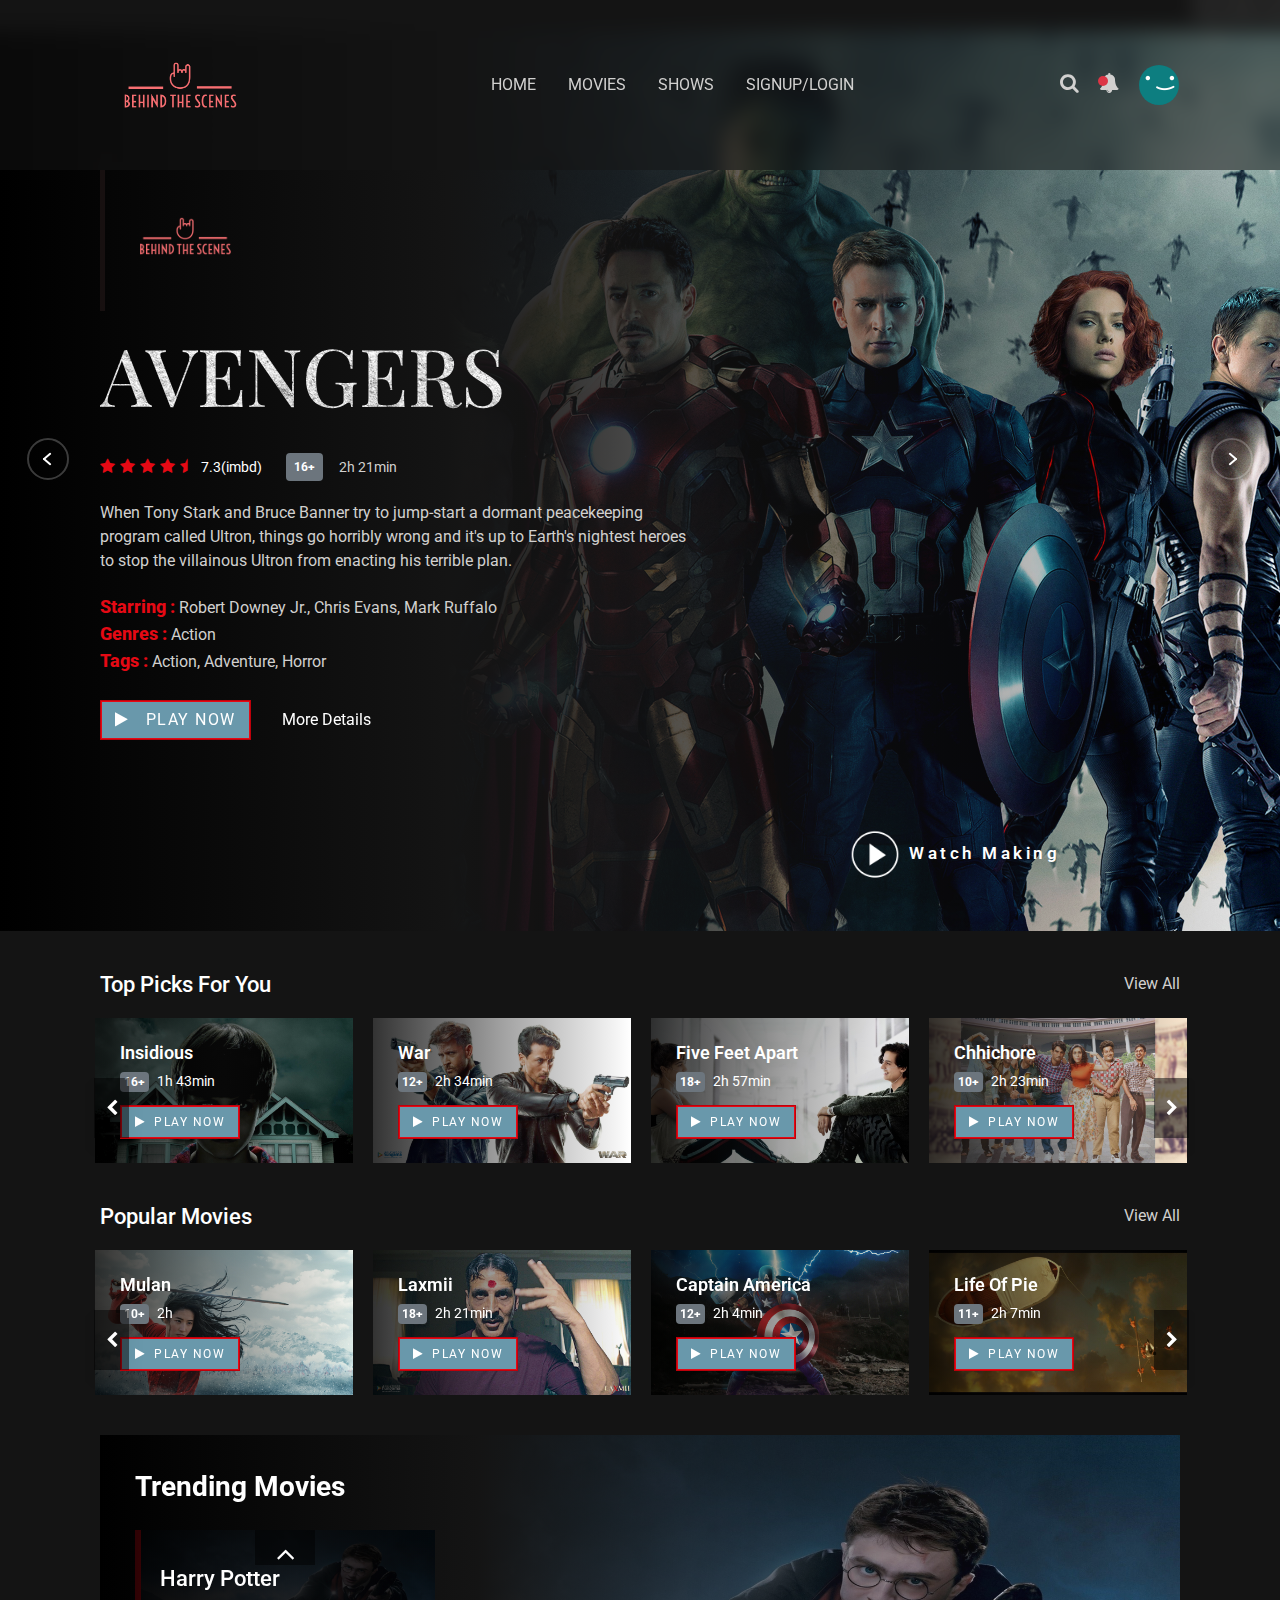
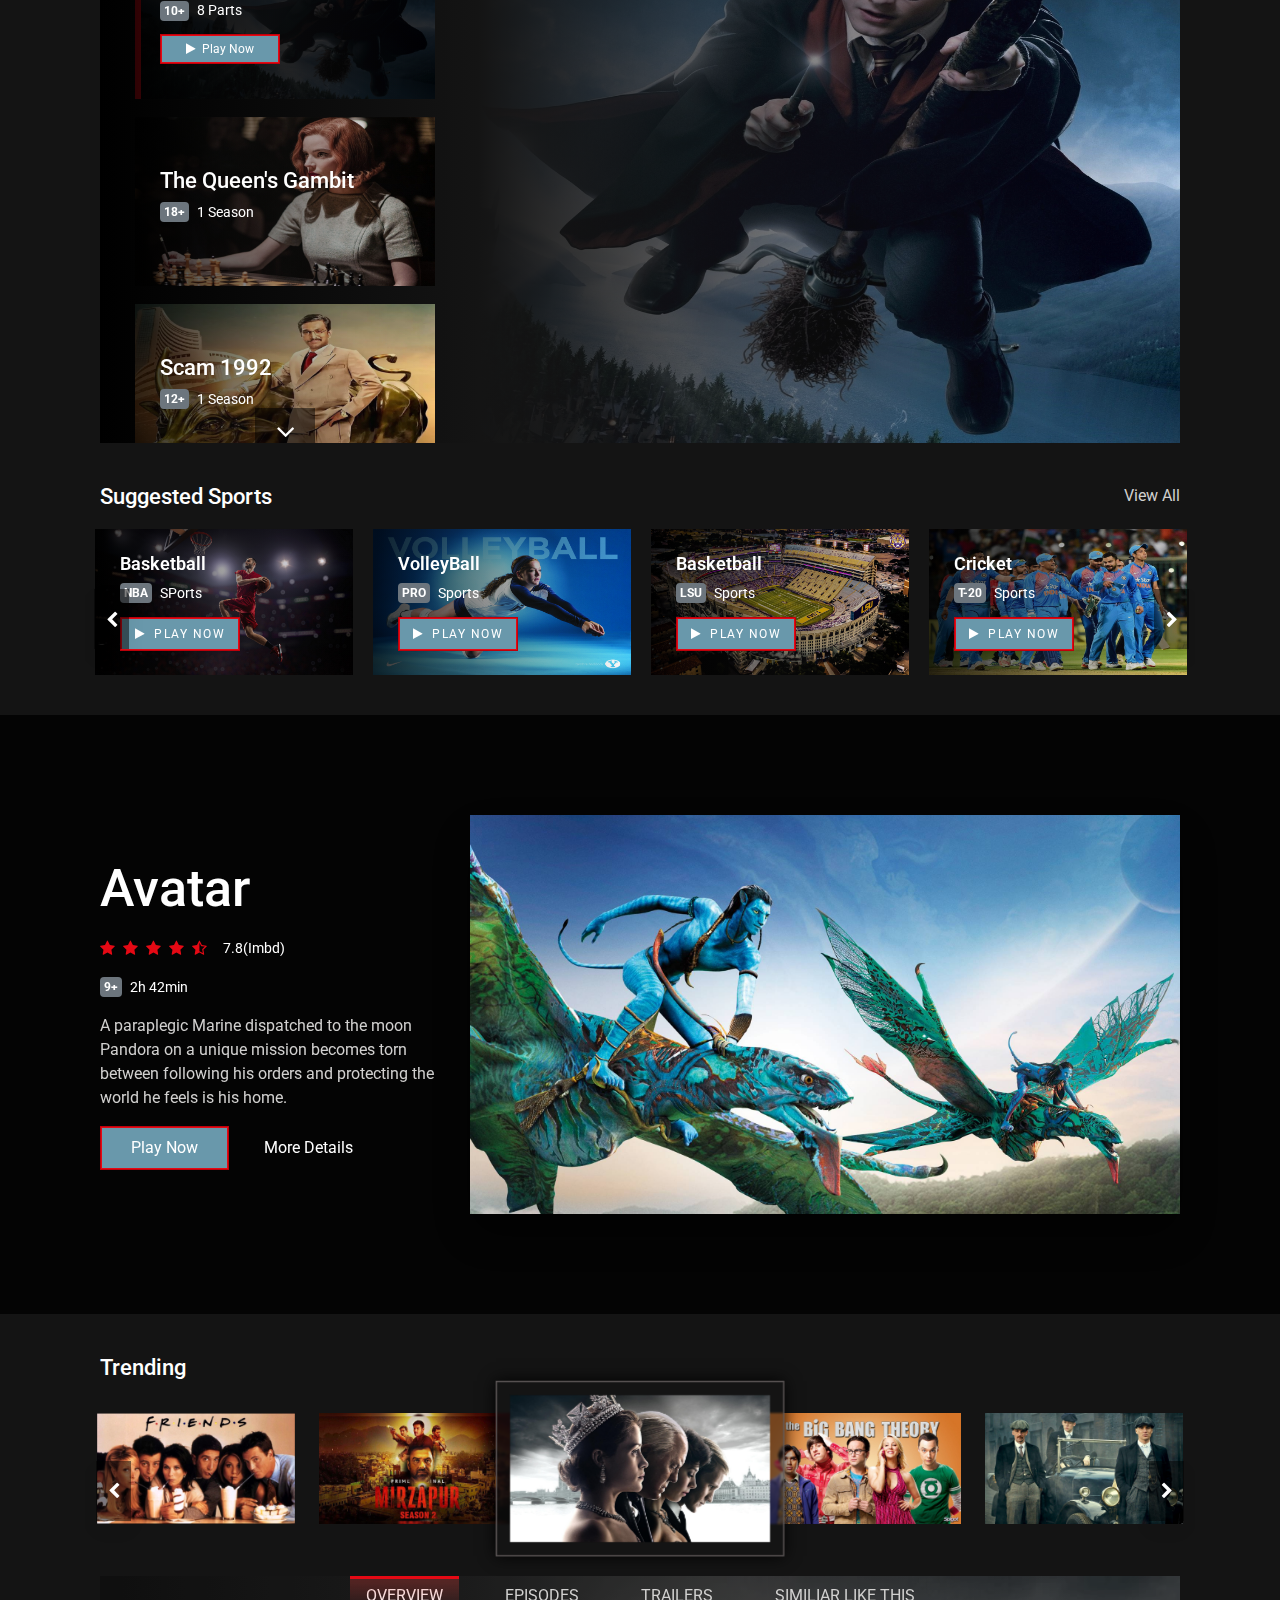
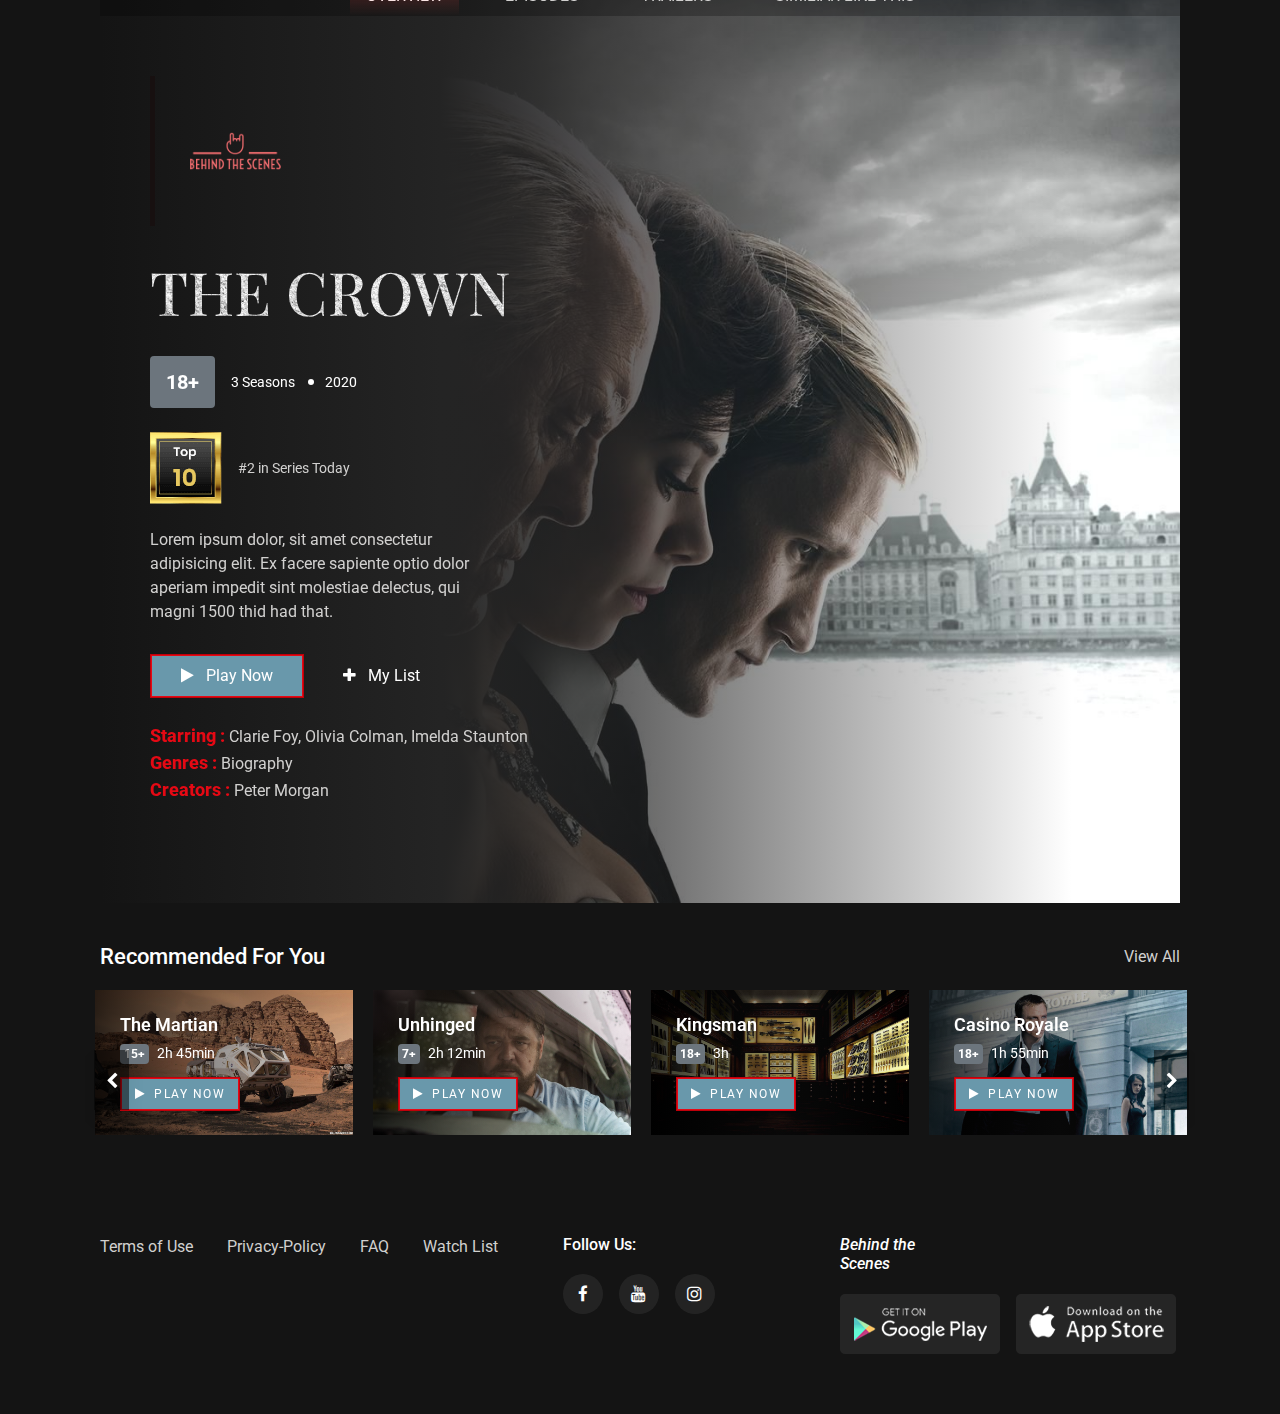
<file: index.html>
<!DOCTYPE html>
<html lang="en">

<head>
  <meta charset="UTF-8" />
  <meta http-equiv="X-UA-Compatible" content="IE=edge" />
  <meta name="viewport" content="width=device-width, initial-scale=1.0" />
  <title>Behind The Scenes</title>
  <link rel="stylesheet" href="css/bootstrap.min.css" />
  <link rel="stylesheet" href="https://stackpath.bootstrapcdn.com/font-awesome/4.7.0/css/font-awesome.min.css" />
  <!-- i will provide this in description  -->
  <link rel="stylesheet" href="css/slick.css" />
  <link rel="stylesheet" href="css/slick-theme.css" />
  <link rel="stylesheet" href="css/owl.carousel.min.css" />
  <link rel="stylesheet" href="css/animate.min.css" />
  <link rel="stylesheet" href="css/magnific-popup.css" />
  <link rel="stylesheet" href="css/select2.min.css" />
  <link rel="stylesheet" href="css/select2-bootstrap4.min.css" />
  <link rel="icon" href="./favicon.ico">

  <link rel="stylesheet" href="css/slick-animation.css" />
  <link rel="stylesheet" href="style.css" />
</head>

<body>
  <header id="main-header">
    <div class="main-header">
      <div class="container-fluid">
        <div class="row">
          <div class="col-sm-12">
            <nav class="navbar navbar-expand-lg navbar-light p-0">
              <a href="#" class="navbar-toggler c-toggler" data-toggle="collapse" data-target="#navbarSupportedContent"
                aria-controls="navbarSupportedContent" aria-expanded="false" aria-label="Toggle navigation">
                <div class="navbar-toggler-icon" data-toggle="collapse">
                  <span class="navbar-menu-icon navbar-menu-icon--top"></span>
                  <span class="navbar-menu-icon navbar-menu-icon--middle"></span>
                  <span class="navbar-menu-icon navbar-menu-icon--bottom"></span>
                </div>
              </a>
              <a href="index.html" class="navbar-brand">
                <img src="images/logo.png" class="img-fluid logo" alt="" />
              </a>
              <div class="collapse navbar-collapse" id="navbarSupportedContent">
                <div class="menu-main-menu-container">
                  <ul id="top-menu" class="navbar-nav ml-auto">
                    <li class="menu-item"><a href="#">Home</a></li>
                    <li class="menu-item"><a href="#">Movies</a></li>
                    <li class="menu-item"><a href="#">Shows</a></li>
                    <li class="menu-item">
                      <a href="#">SignUp/Login</a>
                      <ul class="sub-menu">
                        <li class="menu-item"><a href="#">About Us</a></li>
                        <li class="menu-item"><a href=".\sign up\signup.html">Signup</a></li>
                        <li class="menu-item"><a href=".\Payment Gateway\index.html">Payment</a></li>
                        <li class="menu-item">
                          <a href=".\Login\login.html">Login</a>
                        </li>
                        <li class="menu-item">
                          <a href="#">Pricing</a>
                          <ul class="sub-menu">
                            <li class="menu-item">
                              <a href="#">Gold Membership</a>
                            </li>
                            <li class="menu-item">
                              <a href="#">Silver Membership</a>
                            </li>
                            <li class="menu-item">
                              <a href="#">Bronze Membership</a>
                            </li>
                          </ul>
                        </li>
                      </ul>
                    </li>
                  </ul>
                </div>
              </div>
              <div class="mobile-more-menu">
                <a href="javascript:void(0);" class="more-toggle" id="dropdownMenuButton" data-toggle="more-toggle"
                  aria-haspopup="true" aria-expanded="false">
                  <i class="fa fa-ellipsis-h"></i>
                </a>
                <div class="more-menu" aria-labelledby="dropdownMenuButton">
                  <div class="navbar-right position-relative">
                    <ul class="d-flex align-items-center justify-content-end list-inline m-0">
                      <li>
                        <a href="#" class="search-toggle">
                          <i class="fa fa-search"></i>
                        </a>
                        <div class="search-box iq-search-bar">
                          <form action="#" class="searchbox">
                            <div class="form-group position-relative">
                              <input type="text" class="text search-input font-size-12"
                                placeholder="type here to search..." />
                              <i class="search-link fa fa-search"></i>
                            </div>
                          </form>
                        </div>
                      </li>
                      <li class="nav-item nav-icon">
                        <a href="#" class="search-toggle position-relative">
                          <i class="fa fa-bell"></i>
                          <span class="bg-danger dots"></span>
                        </a>
                        <div class="iq-sub-dropdown">
                          <div class="iq-card shadow-none m-0">
                            <div class="iq-card-body">
                              <a href="#" class="iq-sub-card">
                                <div class="media align-items-center">
                                  <img src="images/notify/thumb-1.jpg" alt="" class="img-fluid mr-3" />
                                  <div class="media-body">
                                    <h6 class="mb-0">Captain Marvel</h6>
                                    <small class="font-size-12">just now</small>
                                  </div>
                                </div>
                              </a>
                              <a href="#" class="iq-sub-card">
                                <div class="media align-items-center">
                                  <img src="images/notify/thumb-2.jpg" alt="" class="img-fluid mr-3" />
                                  <div class="media-body">
                                    <h6 class="mb-0">
                                      Dora and The Lost City of Gold
                                    </h6>
                                    <small class="font-size-12">25 mins ago</small>
                                  </div>
                                </div>
                              </a>
                              <a href="#" class="iq-sub-card">
                                <div class="media align-items-center">
                                  <img src="images/notify/thumb-3.jpg" alt="" class="img-fluid mr-3" />
                                  <div class="media-body">
                                    <h6 class="mb-0">Mulan</h6>
                                    <small class="font-size-12">1h 30 mins ago</small>
                                  </div>
                                </div>
                              </a>
                            </div>
                          </div>
                        </div>
                      </li>
                      <li>
                        <a href="#" class="iq-user-dropdown search-toggle d-flex align-items-center">
                          <img src="images/user/user.png" class="img-fluid user-m rounded-circle" alt="" />
                        </a>
                        <div class="iq-sub-dropdown iq-user-dropdown">
                          <div class="iq-card shadow-none m-0">
                            <div class="iq-card-body p-0 pl-3 pr-3">
                              <a href="#" class="iq-sub-card setting-dropdown">
                                <div class="media align-items-center">
                                  <div class="right-icon">
                                    <i class="fa fa-user text-primary"></i>
                                  </div>
                                  <div class="media-body ml-3">
                                    <h6 class="mb-0">Manage Profile</h6>
                                  </div>
                                </div>
                              </a>
                              <a href="#" class="iq-sub-card setting-dropdown">
                                <div class="media align-items-center">
                                  <div class="right-icon">
                                    <i class="fa fa-cog text-primary"></i>
                                  </div>
                                  <div class="media-body ml-3">
                                    <h6 class="mb-0">Settings</h6>
                                  </div>
                                </div>
                              </a>
                              <a href="#" class="iq-sub-card setting-dropdown">
                                <div class="media align-items-center">
                                  <div class="right-icon">
                                    <i class="fa fa-inr text-primary"></i>
                                  </div>
                                  <div class="media-body ml-3">
                                    <h6 class="mb-0">Pricing Plan</h6>
                                  </div>
                                </div>
                              </a>
                              <a href="#" class="iq-sub-card setting-dropdown">
                                <div class="media align-items-center">
                                  <div class="right-icon">
                                    <i class="fa fa-sign-out text-primary"></i>
                                  </div>
                                  <div class="media-body ml-3">
                                    <h6 class="mb-0">Logout</h6>
                                  </div>
                                </div>
                              </a>
                            </div>
                          </div>
                        </div>
                      </li>
                    </ul>
                  </div>
                </div>
              </div>

              <div class="navbar-right menu-right">
                <ul class="d-flex align-items-center list-inline m-0">
                  <li class="nav-item nav-icon">
                    <a href="#" class="search-toggle device-search">
                      <i class="fa fa-search"></i>
                    </a>
                    <div class="search-box iq-search-bar d-search">
                      <form action="#" class="searchbox">
                        <div class="form-group position-relative">
                          <input type="text" class="text search-input font-size-12"
                            placeholder="type here to search..." />
                          <i class="search-link fa fa-search"></i>
                        </div>
                      </form>
                    </div>
                  </li>
                  <li class="nav-item nav-icon">
                    <a href="#" class="search-toggle" data-toggle="search-toggle">
                      <i class="fa fa-bell"></i>
                      <span class="bg-danger dots"></span>
                    </a>
                    <div class="iq-sub-dropdown">
                      <div class="iq-card shadow-none m-0">
                        <div class="iq-card-body">
                          <a href="#" class="iq-sub-card">
                            <div class="media align-items-center">
                              <img src="images/notify/thumb-1.jpg" alt="" class="img-fluid mr-3" />
                              <div class="media-body">
                                <h6 class="mb-0">Captain Marvel</h6>
                                <small class="font-size-12">just now</small>
                              </div>
                            </div>
                          </a>
                          <a href="#" class="iq-sub-card">
                            <div class="media align-items-center">
                              <img src="images/notify/thumb-2.jpg" alt="" class="img-fluid mr-3" />
                              <div class="media-body">
                                <h6 class="mb-0">
                                  Dora and The Lost City of Gold
                                </h6>
                                <small class="font-size-12">25 mins ago</small>
                              </div>
                            </div>
                          </a>
                          <a href="#" class="iq-sub-card">
                            <div class="media align-items-center">
                              <img src="images/notify/thumb-3.jpg" alt="" class="img-fluid mr-3" />
                              <div class="media-body">
                                <h6 class="mb-0">Mulan</h6>
                                <small class="font-size-12">1h 30 mins ago</small>
                              </div>
                            </div>
                          </a>
                        </div>
                      </div>
                    </div>
                  </li>
                  <li class="nav-item nav-icon">
                    <a href="#" class="iq-user-dropdown search-toggle d-flex align-items-center p-0">
                      <img src="images/user/user.png" class="img-fluid user-m rounded-circle" alt="" />
                    </a>
                    <div class="iq-sub-dropdown iq-user-dropdown">
                      <div class="iq-card shadow-none m-0">
                        <div class="iq-card-body p-0 pl-3 pr-3">
                          <a href="#" class="iq-sub-card setting-dropdown">
                            <div class="media align-items-center">
                              <div class="right-icon">
                                <i class="fa fa-user text-primary"></i>
                              </div>
                              <div class="media-body ml-3">
                                <h6 class="mb-0">Manage Profile</h6>
                              </div>
                            </div>
                          </a>
                          <a href="#" class="iq-sub-card setting-dropdown">
                            <div class="media align-items-center">
                              <div class="right-icon">
                                <i class="fa fa-cog text-primary"></i>
                              </div>
                              <div class="media-body ml-3">
                                <h6 class="mb-0">Settings</h6>
                              </div>
                            </div>
                          </a>
                          <a href="#" class="iq-sub-card setting-dropdown">
                            <div class="media align-items-center">
                              <div class="right-icon">
                                <i class="fa fa-inr text-primary"></i>
                              </div>
                              <div class="media-body ml-3">
                                <h6 class="mb-0">Pricing Plan</h6>
                              </div>
                            </div>
                          </a>
                          <a href="#" class="iq-sub-card setting-dropdown">
                            <div class="media align-items-center">
                              <div class="right-icon">
                                <i class="fa fa-sign-out text-primary"></i>
                              </div>
                              <div class="media-body ml-3">
                                <h6 class="mb-0">Logout</h6>
                              </div>
                            </div>
                          </a>
                        </div>
                      </div>
                    </div>
                  </li>
                </ul>
              </div>
            </nav>
            <div class="nav-overlay"></div>
          </div>
        </div>
      </div>
    </div>
  </header>

  <marquee behavior="scroll" direction="left">Note:Behind The Scenes of Below Shown Content Can Be Accessed Once The Subscription Is Taken</marquee>

  <!-- slider starts  -->
  <section id="home" class="iq-main-slider p-0">
    <div id="home-slider" class="slider m-0 p-0">
      <div class="slide slick-bg s-bg-1">
        <div class="container-fluid position-relative h-100">
          <div class="slider-inner h-100">
            <div class="row align-items-center h--100">
              <div class="col-xl-6 col-lg-12 col-md-12">
                <a href="javascript:void(0)">
                  <div class="channel-logo" data-animation-in="fadeInLeft" data-delay-in="0.5">
                    <img src="images/logo.png" class="c-logo" alt="" />
                  </div>
                </a>
                <h1 class="slider-text big-title title text-uppercase" data-animation-in="fadeInLeft"
                  data-delay-in="0.6">
                  Avengers
                </h1>
                <div class="d-flex flex-wrap align-items-center fadeInLeft animated" data-animation-in="fadeInLeft"
                  style="opacity: 1">
                  <div class="slider-ratting d-flex align-items-center mr-4 mt-2 mt-md-3">
                    <ul
                      class="ratting-start p-0 m-0 list-inline text-primary d-flex align-items-center justify-content-left">
                      <li><i class="fa fa-star"></i></li>
                      <li><i class="fa fa-star"></i></li>
                      <li><i class="fa fa-star"></i></li>
                      <li><i class="fa fa-star"></i></li>
                      <li><i class="fa fa-star-half"></i></li>
                    </ul>
                    <span class="text-white ml-2">7.3(imbd)</span>
                  </div>
                  <div class="d-flex align-items-center mt-2 mt-md-3">
                    <span class="badge badge-secondary p-2">16+</span>
                    <span class="ml-3">2h 21min</span>
                  </div>
                </div>
                <p data-animation-in="fadeInUp">
                  When Tony Stark and Bruce Banner try to jump-start a dormant
                  peacekeeping program called Ultron, things go horribly wrong
                  and it's up to Earth's nightest heroes to stop the
                  villainous Ultron from enacting his terrible plan.
                </p>
                <div class="trending-list" data-animation-in="fadeInUp" data-delay-in="1.2">
                  <div class="text-primary title starring">
                    Starring :
                    <span class="text-body">Robert Downey Jr., Chris Evans, Mark Ruffalo</span>
                  </div>
                  <div class="text-primary title genres">
                    Genres : <span class="text-body">Action</span>
                  </div>
                  <div class="text-primary title tag">
                    Tags :
                    <span class="text-body">Action, Adventure, Horror</span>
                  </div>
                </div>
                <div class="d-flex align-items-center r-mb-23 mt-4" data-animation-in="fadeInUp" data-delay-in="1.2">
                  <a href="#" class="btn btn-hover iq-button"><i class="fa fa-play mr-3"></i>Play Now</a>
                  <a href="#" class="btn btn-link">More Details</a>
                </div>
              </div>
            </div>
            <div class="col-xl-5 col-lg-12 col-md-12 trailor-video">
              <a href="video/avenger.mp4" class="video-open playbtn">
                <img src="images/play.png" class="play" alt="" />
                <span class="w-trailor">Watch Making</span>
              </a>
            </div>
          </div>
        </div>
      </div>
      <div class="slide slick-bg s-bg-2">
        <div class="container-fluid position-relative h-100">
          <div class="slider-inner h-100">
            <div class="row align-items-center h--100">
              <div class="col-xl-6 col-lg-12 col-md-12">
                <a href="javascript:void(0)">
                  <div class="channel-logo" data-animation-in="fadeInLeft" data-delay-in="0.5">
                    <img src="images/logo.png" class="c-logo" alt="" />
                  </div>
                </a>
                <h1 class="slider-text big-title title text-uppercase" data-animation-in="fadeInLeft"
                  data-delay-in="0.6">
                  Frozen
                </h1>
                <div class="d-flex flex-wrap align-items-center fadeInLeft animated" data-animation-in="fadeInLeft"
                  style="opacity: 1">
                  <div class="slider-ratting d-flex align-items-center mr-4 mt-2 mt-md-3">
                    <ul
                      class="ratting-start p-0 m-0 list-inline text-primary d-flex align-items-center justify-content-left">
                      <li><i class="fa fa-star"></i></li>
                      <li><i class="fa fa-star"></i></li>
                      <li><i class="fa fa-star"></i></li>
                      <li><i class="fa fa-star"></i></li>
                      <li><i class="fa fa-star-half"></i></li>
                    </ul>
                    <span class="text-white ml-2">7.4(imbd)</span>
                  </div>
                  <div class="d-flex align-items-center mt-2 mt-md-3">
                    <span class="badge badge-secondary p-2">13+</span>
                    <span class="ml-3">1h 42min</span>
                  </div>
                </div>
                <p data-animation-in="fadeInUp">
                  When the newly crowned Queen Elsa accidentally uses her
                  power to turn things into ice to curse her home in infinte
                  winter, her sister Anna teams up with a mountain man, his
                  playful reindeer, and a snowman to change the weather
                  condition.
                </p>
                <div class="trending-list" data-animation-in="fadeInUp" data-delay-in="1.2">
                  <div class="text-primary title starring">
                    Starring :
                    <span class="text-body">Kristan Bell, Idina menzel, Jonathan Groff</span>
                  </div>
                  <div class="text-primary title genres">
                    Genres : <span class="text-body">Animation</span>
                  </div>
                  <div class="text-primary title tag">
                    Tags :
                    <span class="text-body">Animation, Adventure, Comedy</span>
                  </div>
                </div>
                <div class="d-flex align-items-center r-mb-23 mt-4" data-animation-in="fadeInUp" data-delay-in="1.2">
                  <a href="#" class="btn btn-hover iq-button"><i class="fa fa-play mr-3"></i>Play Now</a>
                  <a href="#" class="btn btn-link">More Details</a>
                </div>
              </div>
            </div>
            <div class="col-xl-5 col-lg-12 col-md-12 trailor-video">
              <a href="video/frozen.mp4" class="video-open playbtn">
                <img src="images/play.png" class="play" alt="" />
                <span class="w-trailor">Watch Making</span>
              </a>
            </div>
          </div>
        </div>
      </div>
      <div class="slide slick-bg s-bg-3">
        <div class="container-fluid position-relative h-100">
          <div class="slider-inner h-100">
            <div class="row align-items-center h--100">
              <div class="col-xl-6 col-lg-12 col-md-12">
                <a href="javascript:void(0)">
                  <div class="channel-logo" data-animation-in="fadeInLeft" data-delay-in="0.5">
                    <img src="images/logo.png" class="c-logo" alt="" />
                  </div>
                </a>
                <h1 class="slider-text big-title title text-uppercase" data-animation-in="fadeInLeft"
                  data-delay-in="0.6">
                  The Conjuring
                </h1>
                <div class="d-flex flex-wrap align-items-center fadeInLeft animated" data-animation-in="fadeInLeft"
                  style="opacity: 1">
                  <div class="slider-ratting d-flex align-items-center mr-4 mt-2 mt-md-3">
                    <ul
                      class="ratting-start p-0 m-0 list-inline text-primary d-flex align-items-center justify-content-left">
                      <li><i class="fa fa-star"></i></li>
                      <li><i class="fa fa-star"></i></li>
                      <li><i class="fa fa-star"></i></li>
                      <li><i class="fa fa-star"></i></li>
                      <li><i class="fa fa-star-half"></i></li>
                    </ul>
                    <span class="text-white ml-2">7.5(imbd)</span>
                  </div>
                  <div class="d-flex align-items-center mt-2 mt-md-3">
                    <span class="badge badge-secondary p-2">16+</span>
                    <span class="ml-3">1h 52min</span>
                  </div>
                </div>
                <p data-animation-in="fadeInUp">
                  Paranomal investigators Ed and Lorraine Warren work to help
                  a family terrorized by a dark presence in their farmhouse.
                </p>
                <div class="trending-list" data-animation-in="fadeInUp" data-delay-in="1.2">
                  <div class="text-primary title starring">
                    Starring :
                    <span class="text-body">Patrick Wilson, Vera Farminga, Ron Livingston</span>
                  </div>
                  <div class="text-primary title genres">
                    Genres : <span class="text-body">Horror</span>
                  </div>
                  <div class="text-primary title tag">
                    Tags :
                    <span class="text-body">Horror, Mystery, Thriller</span>
                  </div>
                </div>
                <div class="d-flex align-items-center r-mb-23 mt-4" data-animation-in="fadeInUp" data-delay-in="1.2">
                  <a href="#" class="btn btn-hover iq-button"><i class="fa fa-play mr-3"></i>Play Now</a>
                  <a href="#" class="btn btn-link">More Details</a>
                </div>
              </div>
            </div>
            <div class="col-xl-5 col-lg-12 col-md-12 trailor-video">
              <a href="video/conjuring.mp4" class="video-open playbtn">
                <img src="images/play.png" class="play" alt="" />
                <span class="w-trailor">Watch Making</span>
              </a>
            </div>
          </div>
        </div>
      </div>
    </div>
  </section>
  <!-- slider ends -->

  <!-- main content starts  -->
  <div class="main-content">
    <!-- favorite section starts   -->

    <section id="iq-favorites">
      <div class="container-fluid">
        <div class="row">
          <div class="col-sm-12 overflow-hidden">
            <div class="iq-main-header d-flex align-items-center justify-content-between">
              <h4 class="main-title">Top Picks For You</h4>
              <a href="#" class="iq-view-all">View All</a>
            </div>
            <div class="favorite-contens">
              <ul class="favorites-slider list-inline row p-0 mb-0">
                <!-- slide item 1 -->
                <li class="slide-item">
                  <div class="block-images position-relative">
                    <div class="img-box">
                      <img src="images/favorite/f1.jpg" class="img-fluid" alt="" />
                    </div>
                    <div class="block-description">
                      <h6 class="iq-title">
                        <a href="#"> Insidious </a>
                      </h6>
                      <div class="movie-time d-flex align-items-center my-2">
                        <div class="badge badge-secondary p-1 mr-2">16+</div>
                        <span class="text-white">1h 43min</span>
                      </div>
                      <div class="hover-buttons">
                        <span class="btn btn-hover iq-button">
                          <i class="fa fa-play mr-1"></i>
                          Play Now
                        </span>
                      </div>
                    </div>
                    <div class="block-social-info">
                      <ul class="list-inline p-0 m-0 music-play-lists">
                        <li class="share">
                          <span><i class="fa fa-share-alt"></i></span>
                          <div class="share-box">
                            <div class="d-flex align-items-center">
                              <a href="#" class="share-ico"><i class="fa fa-share-alt"></i></a>
                              <a href="#" class="share-ico"><i class="fa fa-youtube"></i></a>
                              <a href="#" class="share-ico"><i class="fa fa-instagram"></i></a>
                            </div>
                          </div>
                        </li>
                        <li>
                          <span><i class="fa fa-heart"></i></span>
                          <span class="count-box">19+</span>
                        </li>
                        <li>
                          <span><i class="fa fa-plus"></i></span>
                        </li>
                      </ul>
                    </div>
                  </div>
                </li>
                <!-- slide item 2 -->
                <li class="slide-item">
                  <div class="block-images position-relative">
                    <div class="img-box">
                      <img src="images/favorite/f2.jpg" class="img-fluid" alt="" />
                    </div>
                    <div class="block-description">
                      <h6 class="iq-title">
                        <a href="#"> War </a>
                      </h6>
                      <div class="movie-time d-flex align-items-center my-2">
                        <div class="badge badge-secondary p-1 mr-2">12+</div>
                        <span class="text-white">2h 34min</span>
                      </div>
                      <div class="hover-buttons">
                        <span class="btn btn-hover iq-button">
                          <i class="fa fa-play mr-1"></i>
                          Play Now
                        </span>
                      </div>
                    </div>
                    <div class="block-social-info">
                      <ul class="list-inline p-0 m-0 music-play-lists">
                        <li class="share">
                          <span><i class="fa fa-share-alt"></i></span>
                          <div class="share-box">
                            <div class="d-flex align-items-center">
                              <a href="#" class="share-ico"><i class="fa fa-share-alt"></i></a>
                              <a href="#" class="share-ico"><i class="fa fa-youtube"></i></a>
                              <a href="#" class="share-ico"><i class="fa fa-instagram"></i></a>
                            </div>
                          </div>
                        </li>
                        <li>
                          <span><i class="fa fa-heart"></i></span>
                          <span class="count-box">58+</span>
                        </li>
                        <li>
                          <span><i class="fa fa-plus"></i></span>
                        </li>
                      </ul>
                    </div>
                  </div>
                </li>
                <!-- slide item 3 -->
                <li class="slide-item">
                  <div class="block-images position-relative">
                    <div class="img-box">
                      <img src="images/favorite/f3.jpg" class="img-fluid" alt="" />
                    </div>
                    <div class="block-description">
                      <h6 class="iq-title">
                        <a href="#"> Five Feet Apart </a>
                      </h6>
                      <div class="movie-time d-flex align-items-center my-2">
                        <div class="badge badge-secondary p-1 mr-2">18+</div>
                        <span class="text-white">2h 57min</span>
                      </div>
                      <div class="hover-buttons">
                        <span class="btn btn-hover iq-button">
                          <i class="fa fa-play mr-1"></i>
                          Play Now
                        </span>
                      </div>
                    </div>
                    <div class="block-social-info">
                      <ul class="list-inline p-0 m-0 music-play-lists">
                        <li class="share">
                          <span><i class="fa fa-share-alt"></i></span>
                          <div class="share-box">
                            <div class="d-flex align-items-center">
                              <a href="#" class="share-ico"><i class="fa fa-share-alt"></i></a>
                              <a href="#" class="share-ico"><i class="fa fa-youtube"></i></a>
                              <a href="#" class="share-ico"><i class="fa fa-instagram"></i></a>
                            </div>
                          </div>
                        </li>
                        <li>
                          <span><i class="fa fa-heart"></i></span>
                          <span class="count-box">19+</span>
                        </li>
                        <li>
                          <span><i class="fa fa-plus"></i></span>
                        </li>
                      </ul>
                    </div>
                  </div>
                </li>
                <!-- slide item 4 -->
                <li class="slide-item">
                  <div class="block-images position-relative">
                    <div class="img-box">
                      <img src="images/favorite/f4.jpg" class="img-fluid" alt="" />
                    </div>
                    <div class="block-description">
                      <h6 class="iq-title">
                        <a href="#"> Chhichore </a>
                      </h6>
                      <div class="movie-time d-flex align-items-center my-2">
                        <div class="badge badge-secondary p-1 mr-2">10+</div>
                        <span class="text-white">2h 23min</span>
                      </div>
                      <div class="hover-buttons">
                        <span class="btn btn-hover iq-button">
                          <i class="fa fa-play mr-1"></i>
                          Play Now
                        </span>
                      </div>
                    </div>
                    <div class="block-social-info">
                      <ul class="list-inline p-0 m-0 music-play-lists">
                        <li class="share">
                          <span><i class="fa fa-share-alt"></i></span>
                          <div class="share-box">
                            <div class="d-flex align-items-center">
                              <a href="#" class="share-ico"><i class="fa fa-share-alt"></i></a>
                              <a href="#" class="share-ico"><i class="fa fa-youtube"></i></a>
                              <a href="#" class="share-ico"><i class="fa fa-instagram"></i></a>
                            </div>
                          </div>
                        </li>
                        <li>
                          <span><i class="fa fa-heart"></i></span>
                          <span class="count-box">19+</span>
                        </li>
                        <li>
                          <span><i class="fa fa-plus"></i></span>
                        </li>
                      </ul>
                    </div>
                  </div>
                </li>
                <!-- slide item 5 -->
                <li class="slide-item">
                  <div class="block-images position-relative">
                    <div class="img-box">
                      <img src="images/favorite/f5.jpg" class="img-fluid" alt="" />
                    </div>
                    <div class="block-description">
                      <h6 class="iq-title">
                        <a href="#"> Doctor Strange </a>
                      </h6>
                      <div class="movie-time d-flex align-items-center my-2">
                        <div class="badge badge-secondary p-1 mr-2">12+</div>
                        <span class="text-white">1h 55min</span>
                      </div>
                      <div class="hover-buttons">
                        <span class="btn btn-hover iq-button">
                          <i class="fa fa-play mr-1"></i>
                          Play Now
                        </span>
                      </div>
                    </div>
                    <div class="block-social-info">
                      <ul class="list-inline p-0 m-0 music-play-lists">
                        <li class="share">
                          <span><i class="fa fa-share-alt"></i></span>
                          <div class="share-box">
                            <div class="d-flex align-items-center">
                              <a href="#" class="share-ico"><i class="fa fa-share-alt"></i></a>
                              <a href="#" class="share-ico"><i class="fa fa-youtube"></i></a>
                              <a href="#" class="share-ico"><i class="fa fa-instagram"></i></a>
                            </div>
                          </div>
                        </li>
                        <li>
                          <span><i class="fa fa-heart"></i></span>
                          <span class="count-box">19+</span>
                        </li>
                        <li>
                          <span><i class="fa fa-plus"></i></span>
                        </li>
                      </ul>
                    </div>
                  </div>
                </li>
              </ul>
            </div>
          </div>
        </div>
      </div>
    </section>

    <!-- favourite section ends -->

    <!-- upcoming contents section starts  -->
    <section id="iq-upcoming-movie">
      <div class="container-fluid">
        <div class="row">
          <div class="col-sm-12 overflow-hidden">
            <div class="iq-main-header d-flex align-items-center justify-content-between">
              <h4 class="main-title">Popular Movies</h4>
              <a href="#" class="iq-view-all">View All</a>
            </div>
            <div class="favorite-contens">
              <ul class="favorites-slider list-inline row p-0 mb-0">
                <!-- slide item 1 -->
                <li class="slide-item">
                  <div class="block-images position-relative">
                    <div class="img-box">
                      <img src="images/popular/u1.jpg" class="img-fluid" alt="" />
                    </div>
                    <div class="block-description">
                      <h6 class="iq-title">
                        <a href="#"> Mulan </a>
                      </h6>
                      <div class="movie-time d-flex align-items-center my-2">
                        <div class="badge badge-secondary p-1 mr-2">10+</div>
                        <span class="text-white">2h</span>
                      </div>
                      <div class="hover-buttons">
                        <span class="btn btn-hover iq-button">
                          <i class="fa fa-play mr-1"></i>
                          Play Now
                        </span>
                      </div>
                    </div>
                    <div class="block-social-info">
                      <ul class="list-inline p-0 m-0 music-play-lists">
                        <li class="share">
                          <span><i class="fa fa-share-alt"></i></span>
                          <div class="share-box">
                            <div class="d-flex align-items-center">
                              <a href="#" class="share-ico"><i class="fa fa-share-alt"></i></a>
                              <a href="#" class="share-ico"><i class="fa fa-youtube"></i></a>
                              <a href="#" class="share-ico"><i class="fa fa-instagram"></i></a>
                            </div>
                          </div>
                        </li>
                        <li>
                          <span><i class="fa fa-heart"></i></span>
                          <span class="count-box">89+</span>
                        </li>
                        <li>
                          <span><i class="fa fa-plus"></i></span>
                        </li>
                      </ul>
                    </div>
                  </div>
                </li>
                <!-- slide item 2 -->
                <li class="slide-item">
                  <div class="block-images position-relative">
                    <div class="img-box">
                      <img src="images/popular/u2.jpg" class="img-fluid" alt="" />
                    </div>
                    <div class="block-description">
                      <h6 class="iq-title">
                        <a href="#"> Laxmii </a>
                      </h6>
                      <div class="movie-time d-flex align-items-center my-2">
                        <div class="badge badge-secondary p-1 mr-2">18+</div>
                        <span class="text-white">2h 21min</span>
                      </div>
                      <div class="hover-buttons">
                        <span class="btn btn-hover iq-button">
                          <i class="fa fa-play mr-1"></i>
                          Play Now
                        </span>
                      </div>
                    </div>
                    <div class="block-social-info">
                      <ul class="list-inline p-0 m-0 music-play-lists">
                        <li class="share">
                          <span><i class="fa fa-share-alt"></i></span>
                          <div class="share-box">
                            <div class="d-flex align-items-center">
                              <a href="#" class="share-ico"><i class="fa fa-share-alt"></i></a>
                              <a href="#" class="share-ico"><i class="fa fa-youtube"></i></a>
                              <a href="#" class="share-ico"><i class="fa fa-instagram"></i></a>
                            </div>
                          </div>
                        </li>
                        <li>
                          <span><i class="fa fa-heart"></i></span>
                          <span class="count-box">35+</span>
                        </li>
                        <li>
                          <span><i class="fa fa-plus"></i></span>
                        </li>
                      </ul>
                    </div>
                  </div>
                </li>
                <!-- slide item 3 -->
                <li class="slide-item">
                  <div class="block-images position-relative">
                    <div class="img-box">
                      <img src="images/popular/u3.jpg" class="img-fluid" alt="" />
                    </div>
                    <div class="block-description">
                      <h6 class="iq-title">
                        <a href="#"> Captain America </a>
                      </h6>
                      <div class="movie-time d-flex align-items-center my-2">
                        <div class="badge badge-secondary p-1 mr-2">12+</div>
                        <span class="text-white">2h 4min</span>
                      </div>
                      <div class="hover-buttons">
                        <span class="btn btn-hover iq-button">
                          <i class="fa fa-play mr-1"></i>
                          Play Now
                        </span>
                      </div>
                    </div>
                    <div class="block-social-info">
                      <ul class="list-inline p-0 m-0 music-play-lists">
                        <li class="share">
                          <span><i class="fa fa-share-alt"></i></span>
                          <div class="share-box">
                            <div class="d-flex align-items-center">
                              <a href="#" class="share-ico"><i class="fa fa-share-alt"></i></a>
                              <a href="#" class="share-ico"><i class="fa fa-youtube"></i></a>
                              <a href="#" class="share-ico"><i class="fa fa-instagram"></i></a>
                            </div>
                          </div>
                        </li>
                        <li>
                          <span><i class="fa fa-heart"></i></span>
                          <span class="count-box">99+</span>
                        </li>
                        <li>
                          <span><i class="fa fa-plus"></i></span>
                        </li>
                      </ul>
                    </div>
                  </div>
                </li>
                <!-- slide item 4 -->
                <li class="slide-item">
                  <div class="block-images position-relative">
                    <div class="img-box">
                      <img src="images/popular/u4.jpg" class="img-fluid" alt="" />
                    </div>
                    <div class="block-description">
                      <h6 class="iq-title">
                        <a href="#"> Life of Pie </a>
                      </h6>
                      <div class="movie-time d-flex align-items-center my-2">
                        <div class="badge badge-secondary p-1 mr-2">11+</div>
                        <span class="text-white">2h 7min</span>
                      </div>
                      <div class="hover-buttons">
                        <span class="btn btn-hover iq-button">
                          <i class="fa fa-play mr-1"></i>
                          Play Now
                        </span>
                      </div>
                    </div>
                    <div class="block-social-info">
                      <ul class="list-inline p-0 m-0 music-play-lists">
                        <li class="share">
                          <span><i class="fa fa-share-alt"></i></span>
                          <div class="share-box">
                            <div class="d-flex align-items-center">
                              <a href="#" class="share-ico"><i class="fa fa-share-alt"></i></a>
                              <a href="#" class="share-ico"><i class="fa fa-youtube"></i></a>
                              <a href="#" class="share-ico"><i class="fa fa-instagram"></i></a>
                            </div>
                          </div>
                        </li>
                        <li>
                          <span><i class="fa fa-heart"></i></span>
                          <span class="count-box">19+</span>
                        </li>
                        <li>
                          <span><i class="fa fa-plus"></i></span>
                        </li>
                      </ul>
                    </div>
                  </div>
                </li>
                <!-- slide item 5 -->
                <li class="slide-item">
                  <div class="block-images position-relative">
                    <div class="img-box">
                      <img src="images/popular/u5.jpg" class="img-fluid" alt="" />
                    </div>
                    <div class="block-description">
                      <h6 class="iq-title">
                        <a href="#"> Mission Mangal </a>
                      </h6>
                      <div class="movie-time d-flex align-items-center my-2">
                        <div class="badge badge-secondary p-1 mr-2">12+</div>
                        <span class="text-white">2h 10min</span>
                      </div>
                      <div class="hover-buttons">
                        <span class="btn btn-hover iq-button">
                          <i class="fa fa-play mr-1"></i>
                          Play Now
                        </span>
                      </div>
                    </div>
                    <div class="block-social-info">
                      <ul class="list-inline p-0 m-0 music-play-lists">
                        <li class="share">
                          <span><i class="fa fa-share-alt"></i></span>
                          <div class="share-box">
                            <div class="d-flex align-items-center">
                              <a href="#" class="share-ico"><i class="fa fa-share-alt"></i></a>
                              <a href="#" class="share-ico"><i class="fa fa-youtube"></i></a>
                              <a href="#" class="share-ico"><i class="fa fa-instagram"></i></a>
                            </div>
                          </div>
                        </li>
                        <li>
                          <span><i class="fa fa-heart"></i></span>
                          <span class="count-box">19+</span>
                        </li>
                        <li>
                          <span><i class="fa fa-plus"></i></span>
                        </li>
                      </ul>
                    </div>
                  </div>
                </li>
              </ul>
            </div>
          </div>
        </div>
      </div>
    </section>
    <!-- upcoming contents section ends -->

    <!-- top ten trending  -->

    <section id="iq-topten">
      <div class="container-fluid">
        <div class="row">
          <div class="col-sm-12 overflow-hidden">
            <div class="topten-contents">
              <h4 class="main-title iq-title topten-title">
                Trending Movies
              </h4>
              <ul id="top-ten-slider" class="list-inline p-0 m-0 d-flex align-items-center">
                <li class="slick-bg">
                  <a href="#">
                    <img src="images/top-10/01.jpg" class="img-fluid w-100" alt="" />
                    <h6 class="iq-title"><a href="#">Harry Potter</a></h6>
                  </a>
                </li>
                <li class="slick-bg">
                  <a href="#">
                    <img src="images/top-10/02.jpg" class="img-fluid w-100" alt="" />
                    <h6 class="iq-title">
                      <a href="#">The Queen's Gambit</a>
                    </h6>
                  </a>
                </li>
                <li class="slick-bg">
                  <a href="#">
                    <img src="images/top-10/03.jpg" class="img-fluid w-100" alt="" />
                    <h6 class="iq-title"><a href="#">Scam 1992</a></h6>
                  </a>
                </li>
                <li class="slick-bg">
                  <a href="#">
                    <img src="images/top-10/04.jpg" class="img-fluid w-100" alt="" />
                    <h6 class="iq-title"><a href="#">Stranger Things</a></h6>
                  </a>
                </li>
                <li class="slick-bg">
                  <a href="#">
                    <img src="images/top-10/05.jpg" class="img-fluid w-100" alt="" />
                    <h6 class="iq-title"><a href="#">BoJack Horsemen</a></h6>
                  </a>
                </li>
                <li class="slick-bg">
                  <a href="#">
                    <img src="images/top-10/06.jpg" class="img-fluid w-100" alt="" />
                    <h6 class="iq-title"><a href="#">Peaky Blinders</a></h6>
                  </a>
                </li>
              </ul>
              <div class="vertical_s">
                <ul id="top-ten-slider-nav" class="list-inline p-0 m-0 d-flex align-items-center">
                  <li>
                    <div class="block-images position-relative">
                      <a href="#">
                        <img src="images/top-10/01.jpg" class="img-fluid w-100" alt="" />
                      </a>
                      <div class="block-description">
                        <h5>Harry Potter</h5>
                        <div class="movie-time d-flex align-items-center my-2">
                          <div class="badge badge-secondary p-1 mr-2">
                            10+
                          </div>
                          <span class="text-white">8 Parts</span>
                        </div>
                        <div class="hover-buttons">
                          <a href="#" class="btn btn-hover" tabindex="0">
                            <i class="fa fa-play mr-1" aria-hidden="true"></i>
                            Play Now
                          </a>
                        </div>
                      </div>
                    </div>
                  </li>
                  <li>
                    <div class="block-images position-relative">
                      <a href="#">
                        <img src="images/top-10/02.jpg" class="img-fluid w-100" alt="" />
                      </a>
                      <div class="block-description">
                        <h5>The Queen's Gambit</h5>
                        <div class="movie-time d-flex align-items-center my-2">
                          <div class="badge badge-secondary p-1 mr-2">
                            18+
                          </div>
                          <span class="text-white">1 Season</span>
                        </div>
                        <div class="hover-buttons">
                          <a href="#" class="btn btn-hover" tabindex="0">
                            <i class="fa fa-play mr-1" aria-hidden="true"></i>
                            Play Now
                          </a>
                        </div>
                      </div>
                    </div>
                  </li>
                  <li>
                    <div class="block-images position-relative">
                      <a href="#">
                        <img src="images/top-10/03.jpg" class="img-fluid w-100" alt="" />
                      </a>
                      <div class="block-description">
                        <h5>Scam 1992</h5>
                        <div class="movie-time d-flex align-items-center my-2">
                          <div class="badge badge-secondary p-1 mr-2">
                            12+
                          </div>
                          <span class="text-white">1 Season</span>
                        </div>
                        <div class="hover-buttons">
                          <a href="#" class="btn btn-hover" tabindex="0">
                            <i class="fa fa-play mr-1" aria-hidden="true"></i>
                            Play Now
                          </a>
                        </div>
                      </div>
                    </div>
                  </li>
                  <li>
                    <div class="block-images position-relative">
                      <a href="#">
                        <img src="images/top-10/04.jpg" class="img-fluid w-100" alt="" />
                      </a>
                      <div class="block-description">
                        <h5>Stranger Things</h5>
                        <div class="movie-time d-flex align-items-center my-2">
                          <div class="badge badge-secondary p-1 mr-2">
                            16+
                          </div>
                          <span class="text-white">3 Season</span>
                        </div>
                        <div class="hover-buttons">
                          <a href="#" class="btn btn-hover" tabindex="0">
                            <i class="fa fa-play mr-1" aria-hidden="true"></i>
                            Play Now
                          </a>
                        </div>
                      </div>
                    </div>
                  </li>
                  <li>
                    <div class="block-images position-relative">
                      <a href="#">
                        <img src="images/top-10/05.jpg" class="img-fluid w-100" alt="" />
                      </a>
                      <div class="block-description">
                        <h5>BoJack Horseman</h5>
                        <div class="movie-time d-flex align-items-center my-2">
                          <div class="badge badge-secondary p-1 mr-2">
                            15+
                          </div>
                          <span class="text-white">6 Season</span>
                        </div>
                        <div class="hover-buttons">
                          <a href="#" class="btn btn-hover" tabindex="0">
                            <i class="fa fa-play mr-1" aria-hidden="true"></i>
                            Play Now
                          </a>
                        </div>
                      </div>
                    </div>
                  </li>
                  <li>
                    <div class="block-images position-relative">
                      <a href="#">
                        <img src="images/top-10/06.jpg" class="img-fluid w-100" alt="" />
                      </a>
                      <div class="block-description">
                        <h5>Peaky Blinders</h5>
                        <div class="movie-time d-flex align-items-center my-2">
                          <div class="badge badge-secondary p-1 mr-2">
                            20+
                          </div>
                          <span class="text-white">5 Season</span>
                        </div>
                        <div class="hover-buttons">
                          <a href="#" class="btn btn-hover" tabindex="0">
                            <i class="fa fa-play mr-1" aria-hidden="true"></i>
                            Play Now
                          </a>
                        </div>
                      </div>
                    </div>
                  </li>
                </ul>
              </div>
            </div>
          </div>
        </div>
      </div>
    </section>

    <section id="iq-suggested" class="s-margin">
      <div class="container-fluid">
        <div class="row">
          <div class="col-sm-12 overflow-hidden">
            <div class="iq-main-header d-flex align-items-center justify-content-between">
              <h4 class="main-title">Suggested Sports</h4>
              <a href="#" class="iq-view-all">View All</a>
            </div>
            <div class="favorite-contens">
              <ul class="favorites-slider list-inline row p-0 mb-0">
                <!-- slide item 1 -->
                <li class="slide-item">
                  <div class="block-images position-relative">
                    <div class="img-box">
                      <img src="images/suggested/01.jpg" class="img-fluid" alt="" />
                    </div>
                    <div class="block-description">
                      <h6 class="iq-title">
                        <a href="#"> Basketball </a>
                      </h6>
                      <div class="movie-time d-flex align-items-center my-2">
                        <div class="badge badge-secondary p-1 mr-2">NBA</div>
                        <span class="text-white">SPorts</span>
                      </div>
                      <div class="hover-buttons">
                        <span class="btn btn-hover iq-button">
                          <i class="fa fa-play mr-1"></i>
                          Play Now
                        </span>
                      </div>
                    </div>
                    <div class="block-social-info">
                      <ul class="list-inline p-0 m-0 music-play-lists">
                        <li class="share">
                          <span><i class="fa fa-share-alt"></i></span>
                          <div class="share-box">
                            <div class="d-flex align-items-center">
                              <a href="#" class="share-ico"><i class="fa fa-share-alt"></i></a>
                              <a href="#" class="share-ico"><i class="fa fa-youtube"></i></a>
                              <a href="#" class="share-ico"><i class="fa fa-instagram"></i></a>
                            </div>
                          </div>
                        </li>
                        <li>
                          <span><i class="fa fa-heart"></i></span>
                          <span class="count-box">89+</span>
                        </li>
                        <li>
                          <span><i class="fa fa-plus"></i></span>
                        </li>
                      </ul>
                    </div>
                  </div>
                </li>
                <!-- slide item 2 -->
                <li class="slide-item">
                  <div class="block-images position-relative">
                    <div class="img-box">
                      <img src="images/suggested/02.jpg" class="img-fluid" alt="" />
                    </div>
                    <div class="block-description">
                      <h6 class="iq-title">
                        <a href="#"> VolleyBall </a>
                      </h6>
                      <div class="movie-time d-flex align-items-center my-2">
                        <div class="badge badge-secondary p-1 mr-2">PRO</div>
                        <span class="text-white">Sports</span>
                      </div>
                      <div class="hover-buttons">
                        <span class="btn btn-hover iq-button">
                          <i class="fa fa-play mr-1"></i>
                          Play Now
                        </span>
                      </div>
                    </div>
                    <div class="block-social-info">
                      <ul class="list-inline p-0 m-0 music-play-lists">
                        <li class="share">
                          <span><i class="fa fa-share-alt"></i></span>
                          <div class="share-box">
                            <div class="d-flex align-items-center">
                              <a href="#" class="share-ico"><i class="fa fa-share-alt"></i></a>
                              <a href="#" class="share-ico"><i class="fa fa-youtube"></i></a>
                              <a href="#" class="share-ico"><i class="fa fa-instagram"></i></a>
                            </div>
                          </div>
                        </li>
                        <li>
                          <span><i class="fa fa-heart"></i></span>
                          <span class="count-box">35+</span>
                        </li>
                        <li>
                          <span><i class="fa fa-plus"></i></span>
                        </li>
                      </ul>
                    </div>
                  </div>
                </li>
                <!-- slide item 3 -->
                <li class="slide-item">
                  <div class="block-images position-relative">
                    <div class="img-box">
                      <img src="images/suggested/03.jpg" class="img-fluid" alt="" />
                    </div>
                    <div class="block-description">
                      <h6 class="iq-title">
                        <a href="#"> Basketball </a>
                      </h6>
                      <div class="movie-time d-flex align-items-center my-2">
                        <div class="badge badge-secondary p-1 mr-2">LSU</div>
                        <span class="text-white">Sports</span>
                      </div>
                      <div class="hover-buttons">
                        <span class="btn btn-hover iq-button">
                          <i class="fa fa-play mr-1"></i>
                          Play Now
                        </span>
                      </div>
                    </div>
                    <div class="block-social-info">
                      <ul class="list-inline p-0 m-0 music-play-lists">
                        <li class="share">
                          <span><i class="fa fa-share-alt"></i></span>
                          <div class="share-box">
                            <div class="d-flex align-items-center">
                              <a href="#" class="share-ico"><i class="fa fa-share-alt"></i></a>
                              <a href="#" class="share-ico"><i class="fa fa-youtube"></i></a>
                              <a href="#" class="share-ico"><i class="fa fa-instagram"></i></a>
                            </div>
                          </div>
                        </li>
                        <li>
                          <span><i class="fa fa-heart"></i></span>
                          <span class="count-box">99+</span>
                        </li>
                        <li>
                          <span><i class="fa fa-plus"></i></span>
                        </li>
                      </ul>
                    </div>
                  </div>
                </li>
                <!-- slide item 4 -->
                <li class="slide-item">
                  <div class="block-images position-relative">
                    <div class="img-box">
                      <img src="images/suggested/04.jpg" class="img-fluid" alt="" />
                    </div>
                    <div class="block-description">
                      <h6 class="iq-title">
                        <a href="#"> Cricket </a>
                      </h6>
                      <div class="movie-time d-flex align-items-center my-2">
                        <div class="badge badge-secondary p-1 mr-2">T-20</div>
                        <span class="text-white">Sports</span>
                      </div>
                      <div class="hover-buttons">
                        <span class="btn btn-hover iq-button">
                          <i class="fa fa-play mr-1"></i>
                          Play Now
                        </span>
                      </div>
                    </div>
                    <div class="block-social-info">
                      <ul class="list-inline p-0 m-0 music-play-lists">
                        <li class="share">
                          <span><i class="fa fa-share-alt"></i></span>
                          <div class="share-box">
                            <div class="d-flex align-items-center">
                              <a href="#" class="share-ico"><i class="fa fa-share-alt"></i></a>
                              <a href="#" class="share-ico"><i class="fa fa-youtube"></i></a>
                              <a href="#" class="share-ico"><i class="fa fa-instagram"></i></a>
                            </div>
                          </div>
                        </li>
                        <li>
                          <span><i class="fa fa-heart"></i></span>
                          <span class="count-box">19+</span>
                        </li>
                        <li>
                          <span><i class="fa fa-plus"></i></span>
                        </li>
                      </ul>
                    </div>
                  </div>
                </li>
                <!-- slide item 5 -->
                <li class="slide-item">
                  <div class="block-images position-relative">
                    <div class="img-box">
                      <img src="images/suggested/05.jpg" class="img-fluid" alt="" />
                    </div>
                    <div class="block-description">
                      <h6 class="iq-title">
                        <a href="#"> Golf </a>
                      </h6>
                      <div class="movie-time d-flex align-items-center my-2">
                        <div class="badge badge-secondary p-1 mr-2">PGA</div>
                        <span class="text-white">Sports</span>
                      </div>
                      <div class="hover-buttons">
                        <span class="btn btn-hover iq-button">
                          <i class="fa fa-play mr-1"></i>
                          Play Now
                        </span>
                      </div>
                    </div>
                    <div class="block-social-info">
                      <ul class="list-inline p-0 m-0 music-play-lists">
                        <li class="share">
                          <span><i class="fa fa-share-alt"></i></span>
                          <div class="share-box">
                            <div class="d-flex align-items-center">
                              <a href="#" class="share-ico"><i class="fa fa-share-alt"></i></a>
                              <a href="#" class="share-ico"><i class="fa fa-youtube"></i></a>
                              <a href="#" class="share-ico"><i class="fa fa-instagram"></i></a>
                            </div>
                          </div>
                        </li>
                        <li>
                          <span><i class="fa fa-heart"></i></span>
                          <span class="count-box">19+</span>
                        </li>
                        <li>
                          <span><i class="fa fa-plus"></i></span>
                        </li>
                      </ul>
                    </div>
                  </div>
                </li>
              </ul>
            </div>
          </div>
        </div>
      </div>
    </section>

    <!-- parallax section  -->
    <section id="parallex" class="parallax-window">
      <div class="container-fluid h-100">
        <div class="row align-items-center justify-content-center h-100 parallaxt-details">
          <div class="col-lg-4 r-mb-23">
            <div class="text-left">
              <a href="javascript:void(0)">
                <h1 class="parallax-heading">Avatar</h1>
              </a>
              <div class="parallax-ratting d-flex align-items-center mt-3 mb-3">
                <ul
                  class="ratting-start p-o m-0 list-inline text-primary d-flex align-items-center justify-content-left">
                  <li>
                    <a href="#" class="text-primary"><i class="fa fa-star"></i></a>
                  </li>
                  <li>
                    <a href="#" class="text-primary"><i class="pl-2 fa fa-star"></i></a>
                  </li>
                  <li>
                    <a href="#" class="text-primary"><i class="pl-2 fa fa-star"></i></a>
                  </li>
                  <li>
                    <a href="#" class="text-primary"><i class="pl-2 fa fa-star"></i></a>
                  </li>
                  <li>
                    <a href="#" class="text-primary"><i class="pl-2 fa fa-star-half-o"></i></a>
                  </li>
                </ul>
                <span class="text-white ml-3">7.8(Imbd)</span>
              </div>
              <div class="movie-time d-flex align-items-center mb-3">
                <div class="badge badge-secondary p-1 mr-2">9+</div>
                <span class="text-white">2h 42min</span>
              </div>
              <p>
                A paraplegic Marine dispatched to the moon Pandora on a unique
                mission becomes torn between following his orders and
                protecting the world he feels is his home.
              </p>
              <div class="parallax-buttons">
                <a href="#" class="btn btn-hover">Play Now</a>
                <a href="#" class="btn btn-link">More Details</a>
              </div>
            </div>
          </div>
          <div class="col-lg-8">
            <div class="parallax-img">
              <a href="#"><img src="images/parallax/avatar.jpg" alt="" class="img-fluid w-100" /></a>
            </div>
          </div>
        </div>
      </div>
    </section>


    <!-- trending section  -->
    <section id="iq-trending" class="s-margin">
      <div class="container-fluid">
        <div class="row">
          <div class="col-sm-12 overflow-hidden">
            <div class="iq-main-header d-flex align-items-center justify-content-between">
              <h4 class="main-title">Trending</h4>
            </div>
            <div class="trending-contens">
              <ul id="trending-slider-nav" class="list-inline p-0 mb-0 row align-items-center">
                <li>
                  <a href="javascript:void(0);">
                    <div class="movie-slick position-relative">
                      <img src="images/trending/01.jpg" class="img-fluid" alt="">
                    </div>
                  </a>
                </li>
                <li>
                  <a href="javascript:void(0);">
                    <div class="movie-slick position-relative">
                      <img src="images/trending/02.jpg" class="img-fluid" alt="">
                    </div>
                  </a>
                </li>
                <li>
                  <a href="javascript:void(0);">
                    <div class="movie-slick position-relative">
                      <img src="images/trending/03.jpg" class="img-fluid" alt="">
                    </div>
                  </a>
                </li>
                <li>
                  <a href="javascript:void(0);">
                    <div class="movie-slick position-relative">
                      <img src="images/trending/04.jpg" class="img-fluid" alt="">
                    </div>
                  </a>
                </li>
                <li>
                  <a href="javascript:void(0);">
                    <div class="movie-slick position-relative">
                      <img src="images/trending/05.jpg" class="img-fluid" alt="">
                    </div>
                  </a>
                </li>
                <li>
                  <a href="javascript:void(0);">
                    <div class="movie-slick position-relative">
                      <img src="images/trending/06.jpg" class="img-fluid" alt="">
                    </div>
                  </a>
                </li>

              </ul>
              <ul id="trending-slider" class="list-inline p-0 m-0 d-flex align-items-center">
                <li>
                  <div class="tranding-block position-relative" style="background-image: url(images/trending/01.jpg);">
                    <div class="trending-custom-tab">
                      <div class="tab-title-info position-relative">
                        <ul class="trending-pills d-flex nav nav-pills justify-content-center align-items-center text-center" role="tablist">
                          <li class="nav-item">
                            <a href="#trending-data1" class="nav-link active show" data-toggle="pill" role="tab" aria-selected="true">
                              Overview
                            </a>
                          </li>
                          <li class="nav-item">
                            <a href="#trending-data2" class="nav-link" data-toggle="pill" role="tab" aria-selected="false">
                              Episodes
                            </a>
                          </li>
                          <li class="nav-item">
                            <a href="#trending-data3" class="nav-link" data-toggle="pill" role="tab" aria-selected="false">
                              Trailers
                            </a>
                          </li>
                          <li class="nav-item">
                            <a href="#trending-data4" class="nav-link" data-toggle="pill" role="tab" aria-selected="false">
                              Similiar Like This
                            </a>
                          </li>
                        </ul>
                      </div>
                      <div class="trending-content">
                        <div id="trending-data1" class="overview-tab tab-pane fade active show">
                          <div class="trending-info align-items-center w-100 animated fadeInUp">
                            <a href="javascript:void(0);" tabindex="0">
                              <div class="res-logo">
                                <div class="channel-logo">
                                  <img src="images/logo.png" class="c-logo" alt="">
                                </div>
                              </div>
                            </a>
                            <h1 class="trending-text big-title text-uppercase">The Crown</h1>
                            <div class="d-flex align-items-center text-white text-detail">
                              <span class="badge badge-secondary p-3">18+</span>
                              <span class="ml-3">3 Seasons</span>
                              <span class="trending-year">2020</span>
                            </div>
                            <div class="d-flex align-items-center series mb-4">
                              <a href="javascript:void(0);">
                                <img src="images/trending/trending-label.png" class="img-fluid" alt="">
                              </a>
                              <span class="text-gold ml-3">#2 in Series Today</span>
                            </div>
                            <p class="trending-dec">
                              Lorem ipsum dolor, sit amet consectetur adipisicing elit. Ex facere sapiente optio dolor aperiam impedit sint molestiae delectus, qui magni 1500 thid had that.
                            </p>
                            <div class="p-btns">
                              <div class="d-flex align-items-center p-0">
                                <a href="#" class="btn btn-hover mr-2" tabindex="0">
                                  <i class="fa fa-play mr-2"></i>
                                  Play Now
                                </a>
                                <a href="#" class="btn btn-link" tabindex="0">
                                  <i class="fa fa-plus pr-2"></i>
                                  My List
                                </a>
                              </div>
                            </div>
                            <div class="trending-list mt-4">
                              <div class="text-primary title">
                                Starring :
                                <span class="text-body">
                                  Clarie Foy, Olivia Colman, Imelda Staunton
                                </span>
                              </div>
                              <div class="text-primary title">
                                Genres :
                                <span class="text-body">
                                  Biography
                                </span>
                              </div>
                              <div class="text-primary title">
                                Creators :
                                <span class="text-body">
                                  Peter Morgan
                                </span>
                              </div>
                            </div>
                          </div>
                        </div>

                        <div id="trending-data2" class="overlay-tab tab-pane fade">
                          <div class="trending-info align-items-center w-100 animated fadeInUp">
                            <a href="#" tabindex="0">
                              <div class="channel-logo">
                                <img src="images/logo.png" class="c-logo" alt="">
                              </div>
                            </a>
                            <h1 class="trending-text big-title text-uppercase">the Crown</h1>
                            <div class="d-flex align-items-center text-white text-detail mb-4">
                              <span class="season_date">
                                2 Seasons
                              </span>
                              <span class="trending-year">Feb 2019</span>
                            </div>
                            <div class="iq-custom-select d-inline-block sea-epi">
                              <select name="Seasons" class="form-control season-select">
                                <option value="Season1">Season 1</option>
                                <option value="Season2">Season 2</option>
                                <option value="Season3">Season 3</option>
                                <option value="Season4">Season 4</option>
                                <option value="Season4">Season 4</option>
                                <option value="Season6">Season 6</option>
                              </select>
                            </div>

                            <div class="episodes-contens mt-4">
                              <div class="owl-carousel owl-theme episodes-slider1 list-inline p-0 m-0">
                                <div class="e-item">
                                  <div class="block-image position-relative">
                                    <a href="#">
                                      <img src="images/episodes/ce1.jpg" class="img-fluid" alt="">
                                    </a>
                                    <div class="episode-play-info">
                                      <div class="episode-play">
                                        <a href="#" tabindex="0">
                                          <i class="fa fa-play"></i>
                                        </a>
                                      </div>
                                    </div>
                                  </div>
                                  <div class="episodes-description text-body">
                                    <div class="d-flex align-items-center justify-content-between">
                                      <a href="#">Episode 1</a>
                                      <span class="text-primary">2.25m</span>
                                    </div>
                                    <p class="mb-0">Lorem ipsum dolor, sit amet consectetur adipisicing elit. Cumque aliquam quisquam iure tempore earum sequi.</p>
                                  </div>
                                </div>
                                <div class="e-item">
                                  <div class="block-image position-relative">
                                    <a href="#">
                                      <img src="images/episodes/ce2.jpg" class="img-fluid" alt="">
                                    </a>
                                    <div class="episode-play-info">
                                      <div class="episode-play">
                                        <a href="#" tabindex="0">
                                          <i class="fa fa-play"></i>
                                        </a>
                                      </div>
                                    </div>
                                  </div>
                                  <div class="episodes-description text-body">
                                    <div class="d-flex align-items-center justify-content-between">
                                      <a href="#">Episode 2</a>
                                      <span class="text-primary">2.25m</span>
                                    </div>
                                    <p class="mb-0">Lorem ipsum dolor, sit amet consectetur adipisicing elit. Cumque aliquam quisquam iure tempore earum sequi.</p>
                                  </div>
                                </div>
                                <div class="e-item">
                                  <div class="block-image position-relative">
                                    <a href="#">
                                      <img src="images/episodes/ce3.jpg" class="img-fluid" alt="">
                                    </a>
                                    <div class="episode-play-info">
                                      <div class="episode-play">
                                        <a href="#" tabindex="0">
                                          <i class="fa fa-play"></i>
                                        </a>
                                      </div>
                                    </div>
                                  </div>
                                  <div class="episodes-description text-body">
                                    <div class="d-flex align-items-center justify-content-between">
                                      <a href="#">Episode 3</a>
                                      <span class="text-primary">2.25m</span>
                                    </div>
                                    <p class="mb-0">Lorem ipsum dolor, sit amet consectetur adipisicing elit. Cumque aliquam quisquam iure tempore earum sequi.</p>
                                  </div>
                                </div>
                                <div class="e-item">
                                  <div class="block-image position-relative">
                                    <a href="#">
                                      <img src="images/episodes/ce4.jpg" class="img-fluid" alt="">
                                    </a>
                                    <div class="episode-play-info">
                                      <div class="episode-play">
                                        <a href="#" tabindex="0">
                                          <i class="fa fa-play"></i>
                                        </a>
                                      </div>
                                    </div>
                                  </div>
                                  <div class="episodes-description text-body">
                                    <div class="d-flex align-items-center justify-content-between">
                                      <a href="#">Episode 4</a>
                                      <span class="text-primary">2.25m</span>
                                    </div>
                                    <p class="mb-0">Lorem ipsum dolor, sit amet consectetur adipisicing elit. Cumque aliquam quisquam iure tempore earum sequi.</p>
                                  </div>
                                </div>
                                <div class="e-item">
                                  <div class="block-image position-relative">
                                    <a href="#">
                                      <img src="images/episodes/ce5.jpg" class="img-fluid" alt="">
                                    </a>
                                    <div class="episode-play-info">
                                      <div class="episode-play">
                                        <a href="#" tabindex="0">
                                          <i class="fa fa-play"></i>
                                        </a>
                                      </div>
                                    </div>
                                  </div>
                                  <div class="episodes-description text-body">
                                    <div class="d-flex align-items-center justify-content-between">
                                      <a href="#">Episode 5</a>
                                      <span class="text-primary">2.25m</span>
                                    </div>
                                    <p class="mb-0">Lorem ipsum dolor, sit amet consectetur adipisicing elit. Cumque aliquam quisquam iure tempore earum sequi.</p>
                                  </div>
                                </div>

                              </div>
                            </div>

                          </div>
                        </div>

                        <div id="trending-data3" class="overlay-tab tab-pane fade">
                          <div class="trending-info align-items-center w-100 animated fadeInUp">
                            <a href="#" tabindex="0">
                              <div class="channel-logo">
                                <img src="images/logo.png" class="c-logo" alt="">
                              </div>
                            </a>
                            <h1 class="trending-text big-title text-uppercase">the crown</h1>
                            <div class="episodes-contens mt-4">
                              <div class="owl-carousel owl-theme episodes-slider1 list-inline p-0 m-0">
                                <div class="e-item">
                                  <div class="block-image position-relative">
                                    <a href="#">
                                      <img src="images/episodes/ce1.jpg" class="img-fluid" alt="">
                                    </a>
                                    <div class="episode-play-info">
                                      <div class="episode-play">
                                        <a href="#" tabindex="0">
                                          <i class="fa fa-play"></i>
                                        </a>
                                      </div>
                                    </div>
                                  </div>
                                  <div class="episodes-description text-body">
                                    <div class="d-flex align-items-center justify-content-between">
                                      <a href="#">Trailer 1</a>
                                      <span class="text-primary">2.25m</span>
                                    </div>
                                    <p class="mb-0">Lorem ipsum dolor, sit amet consectetur adipisicing elit. Cumque aliquam quisquam iure tempore earum sequi.</p>
                                  </div>
                                </div>
                                <div class="e-item">
                                  <div class="block-image position-relative">
                                    <a href="#">
                                      <img src="images/episodes/ce2.jpg" class="img-fluid" alt="">
                                    </a>
                                    <div class="episode-play-info">
                                      <div class="episode-play">
                                        <a href="#" tabindex="0">
                                          <i class="fa fa-play"></i>
                                        </a>
                                      </div>
                                    </div>
                                  </div>
                                  <div class="episodes-description text-body">
                                    <div class="d-flex align-items-center justify-content-between">
                                      <a href="#">Trailer 2</a>
                                      <span class="text-primary">2.25m</span>
                                    </div>
                                    <p class="mb-0">Lorem ipsum dolor, sit amet consectetur adipisicing elit. Cumque aliquam quisquam iure tempore earum sequi.</p>
                                  </div>
                                </div>
                                <div class="e-item">
                                  <div class="block-image position-relative">
                                    <a href="#">
                                      <img src="images/episodes/ce3.jpg" class="img-fluid" alt="">
                                    </a>
                                    <div class="episode-play-info">
                                      <div class="episode-play">
                                        <a href="#" tabindex="0">
                                          <i class="fa fa-play"></i>
                                        </a>
                                      </div>
                                    </div>
                                  </div>
                                  <div class="episodes-description text-body">
                                    <div class="d-flex align-items-center justify-content-between">
                                      <a href="#">Trailer 3</a>
                                      <span class="text-primary">2.25m</span>
                                    </div>
                                    <p class="mb-0">Lorem ipsum dolor, sit amet consectetur adipisicing elit. Cumque aliquam quisquam iure tempore earum sequi.</p>
                                  </div>
                                </div>
                                <div class="e-item">
                                  <div class="block-image position-relative">
                                    <a href="#">
                                      <img src="images/episodes/ce4.jpg" class="img-fluid" alt="">
                                    </a>
                                    <div class="episode-play-info">
                                      <div class="episode-play">
                                        <a href="#" tabindex="0">
                                          <i class="fa fa-play"></i>
                                        </a>
                                      </div>
                                    </div>
                                  </div>
                                  <div class="episodes-description text-body">
                                    <div class="d-flex align-items-center justify-content-between">
                                      <a href="#">Trailer 4</a>
                                      <span class="text-primary">2.25m</span>
                                    </div>
                                    <p class="mb-0">Lorem ipsum dolor, sit amet consectetur adipisicing elit. Cumque aliquam quisquam iure tempore earum sequi.</p>
                                  </div>
                                </div>
                                <div class="e-item">
                                  <div class="block-image position-relative">
                                    <a href="#">
                                      <img src="images/episodes/ce5.jpg" class="img-fluid" alt="">
                                    </a>
                                    <div class="episode-play-info">
                                      <div class="episode-play">
                                        <a href="#" tabindex="0">
                                          <i class="fa fa-play"></i>
                                        </a>
                                      </div>
                                    </div>
                                  </div>
                                  <div class="episodes-description text-body">
                                    <div class="d-flex align-items-center justify-content-between">
                                      <a href="#">Trailer 5</a>
                                      <span class="text-primary">2.25m</span>
                                    </div>
                                    <p class="mb-0">Lorem ipsum dolor, sit amet consectetur adipisicing elit. Cumque aliquam quisquam iure tempore earum sequi.</p>
                                  </div>
                                </div>

                              </div>
                            </div>
                          </div>
                        </div>

                        <div id="trending-data4" class="overlay-tab tab-pane fade">
                          <div class="trending-info align-items-center w-100 animated fadeInUp">
                            <a href="#" tabindex="0">
                              <div class="channel-logo">
                                <img src="images/logo.png" class="c-logo" alt="">
                              </div>
                            </a>
                            <h1 class="trending-text big-title text-uppercase">the Crown</h1>
                            <div class="episodes-contens mt-4">
                              <div class="owl-carousel owl-theme episodes-slider1 list-inline p-0 m-0">
                                <div class="e-item">
                                  <div class="block-image position-relative">
                                    <a href="#">
                                      <img src="images/episodes/bbt3.jpg" class="img-fluid" alt="">
                                    </a>
                                    <div class="episode-play-info">
                                      <div class="episode-play">
                                        <a href="#" tabindex="0">
                                          <i class="fa fa-play"></i>
                                        </a>
                                      </div>
                                    </div>
                                  </div>
                                  <div class="episodes-description text-body">
                                    <div class="d-flex align-items-center justify-content-between">
                                      <a href="#">Trailer 1</a>
                                      <span class="text-primary">2.25m</span>
                                    </div>
                                    <p class="mb-0">Lorem ipsum dolor, sit amet consectetur adipisicing elit. Cumque aliquam quisquam iure tempore earum sequi.</p>
                                  </div>
                                </div>
                                <div class="e-item">
                                  <div class="block-image position-relative">
                                    <a href="#">
                                      <img src="images/episodes/fe2.jpg" class="img-fluid" alt="">
                                    </a>
                                    <div class="episode-play-info">
                                      <div class="episode-play">
                                        <a href="#" tabindex="0">
                                          <i class="fa fa-play"></i>
                                        </a>
                                      </div>
                                    </div>
                                  </div>
                                  <div class="episodes-description text-body">
                                    <div class="d-flex align-items-center justify-content-between">
                                      <a href="#">Trailer 2</a>
                                      <span class="text-primary">2.25m</span>
                                    </div>
                                    <p class="mb-0">Lorem ipsum dolor, sit amet consectetur adipisicing elit. Cumque aliquam quisquam iure tempore earum sequi.</p>
                                  </div>
                                </div>
                                <div class="e-item">
                                  <div class="block-image position-relative">
                                    <a href="#">
                                      <img src="images/episodes/m4.jpg" class="img-fluid" alt="">
                                    </a>
                                    <div class="episode-play-info">
                                      <div class="episode-play">
                                        <a href="#" tabindex="0">
                                          <i class="fa fa-play"></i>
                                        </a>
                                      </div>
                                    </div>
                                  </div>
                                  <div class="episodes-description text-body">
                                    <div class="d-flex align-items-center justify-content-between">
                                      <a href="#">Trailer 3</a>
                                      <span class="text-primary">2.25m</span>
                                    </div>
                                    <p class="mb-0">Lorem ipsum dolor, sit amet consectetur adipisicing elit. Cumque aliquam quisquam iure tempore earum sequi.</p>
                                  </div>
                                </div>
                                <div class="e-item">
                                  <div class="block-image position-relative">
                                    <a href="#">
                                      <img src="images/episodes/pb3.jpg" class="img-fluid" alt="">
                                    </a>
                                    <div class="episode-play-info">
                                      <div class="episode-play">
                                        <a href="#" tabindex="0">
                                          <i class="fa fa-play"></i>
                                        </a>
                                      </div>
                                    </div>
                                  </div>
                                  <div class="episodes-description text-body">
                                    <div class="d-flex align-items-center justify-content-between">
                                      <a href="#">Trailer 4</a>
                                      <span class="text-primary">2.25m</span>
                                    </div>
                                    <p class="mb-0">Lorem ipsum dolor, sit amet consectetur adipisicing elit. Cumque aliquam quisquam iure tempore earum sequi.</p>
                                  </div>
                                </div>
                                <div class="e-item">
                                  <div class="block-image position-relative">
                                    <a href="#">
                                      <img src="images/episodes/n5.jpg" class="img-fluid" alt="">
                                    </a>
                                    <div class="episode-play-info">
                                      <div class="episode-play">
                                        <a href="#" tabindex="0">
                                          <i class="fa fa-play"></i>
                                        </a>
                                      </div>
                                    </div>
                                  </div>
                                  <div class="episodes-description text-body">
                                    <div class="d-flex align-items-center justify-content-between">
                                      <a href="#">Trailer 5</a>
                                      <span class="text-primary">2.25m</span>
                                    </div>
                                    <p class="mb-0">Lorem ipsum dolor, sit amet consectetur adipisicing elit. Cumque aliquam quisquam iure tempore earum sequi.</p>
                                  </div>
                                </div>
                              </div>
                            </div>
                          </div>
                        </div>
                      </div>
                    </div>
                  </div>
                </li>
                <li>
                  <div class="tranding-block position-relative" style="background-image: url(images/trending/02.jpg);">
                    <div class="trending-custom-tab">
                      <div class="tab-title-info position-relative">
                        <ul class="trending-pills d-flex nav nav-pills justify-content-center align-items-center text-center" role="tablist">
                          <li class="nav-item">
                            <a href="#trending-data5" class="nav-link active show" data-toggle="pill" role="tab" aria-selected="true">
                              Overview
                            </a>
                          </li>
                          <li class="nav-item">
                            <a href="#trending-data6" class="nav-link" data-toggle="pill" role="tab" aria-selected="false">
                              Episodes
                            </a>
                          </li>
                          <li class="nav-item">
                            <a href="#trending-data7" class="nav-link" data-toggle="pill" role="tab" aria-selected="false">
                              Trailers
                            </a>
                          </li>
                          <li class="nav-item">
                            <a href="#trending-data8" class="nav-link" data-toggle="pill" role="tab" aria-selected="false">
                              Similiar Like This
                            </a>
                          </li>
                        </ul>
                      </div>
                      <div class="trending-content">
                        <div id="trending-data5" class="overview-tab tab-pane fade active show">
                          <div class="trending-info align-items-center w-100 animated fadeInUp">
                            <a href="javascript:void(0);" tabindex="0">
                              <div class="res-logo">
                                <div class="channel-logo">
                                  <img src="images/logo.png" class="c-logo" alt="">
                                </div>
                              </div>
                            </a>
                            <h1 class="trending-text big-title text-uppercase">Big Bang Theory</h1>
                            <div class="d-flex align-items-center text-white text-detail">
                              <span class="badge badge-secondary p-3">15+</span>
                              <span class="ml-3">2 Seasons</span>
                              <span class="trending-year">2020</span>
                            </div>
                            <div class="d-flex align-items-center series mb-4">
                              <a href="javascript:void(0);">
                                <img src="images/trending/trending-label.png" class="img-fluid" alt="">
                              </a>
                              <span class="text-gold ml-3">#3 in Series Today</span>
                            </div>
                            <p class="trending-dec">
                              A woman who moves into an appartment across the hall from two brilliant but social awkward physicists shows then how little they know about life outside of the laboratory.
                            </p>
                            <div class="p-btns">
                              <div class="d-flex align-items-center p-0">
                                <a href="#" class="btn btn-hover mr-2" tabindex="0">
                                  <i class="fa fa-play mr-2"></i>
                                  Play Now
                                </a>
                                <a href="#" class="btn btn-link" tabindex="0">
                                  <i class="fa fa-plus pr-2"></i>
                                  My List
                                </a>
                              </div>
                            </div>
                            <div class="trending-list mt-4">
                              <div class="text-primary title">
                                Starring :
                                <span class="text-body">
                                  Jhonny Galecki, Jim Parsons , Kaley Cuoco
                                </span>
                              </div>
                              <div class="text-primary title">
                                Genres :
                                <span class="text-body">
                                  Comedy Romance
                                </span>
                              </div>
                              <div class="text-primary title">
                                Creators :
                                <span class="text-body">
                                  Chuck Lorre, Bill Prady
                                </span>
                              </div>
                            </div>
                          </div>
                        </div>

                        <div id="trending-data6" class="overlay-tab tab-pane fade">
                          <div class="trending-info align-items-center w-100 animated fadeInUp">
                            <a href="#" tabindex="0">
                              <div class="channel-logo">
                                <img src="images/logo.png" class="c-logo" alt="">
                              </div>
                            </a>
                            <h1 class="trending-text big-title text-uppercase">Big Bang Theory</h1>
                            <div class="d-flex align-items-center text-white text-detail mb-4">
                              <span class="season_date">
                                12 Seasons
                              </span>
                              <span class="trending-year">Feb 2019</span>
                            </div>
                            <div class="iq-custom-select d-inline-block sea-epi">
                              <select name="Seasons" class="form-control season-select">
                                <option value="Season1">Season 1</option>
                                <option value="Season2">Season 2</option>
                                <option value="Season3">Season 3</option>
                                <option value="Season4">Season 4</option>
                                <option value="Season5">Season 5</option>
                                <option value="Season6">Season 6</option>
                                <option value="Season7">Season 7</option>
                                <option value="Season8">Season 8</option>
                                <option value="Season9">Season 9</option>
                                <option value="Season10">Season 10</option>
                                <option value="Season11">Season 11</option>
                                <option value="Season12">Season 12</option>
                              </select>
                            </div>

                            <div class="episodes-contens mt-4">
                              <div class="owl-carousel owl-theme episodes-slider1 list-inline p-0 m-0">
                                <div class="e-item">
                                  <div class="block-image position-relative">
                                    <a href="#">
                                      <img src="images/episodes/bbt1.jpg" class="img-fluid" alt="">
                                    </a>
                                    <div class="episode-play-info">
                                      <div class="episode-play">
                                        <a href="#" tabindex="0">
                                          <i class="fa fa-play"></i>
                                        </a>
                                      </div>
                                    </div>
                                  </div>
                                  <div class="episodes-description text-body">
                                    <div class="d-flex align-items-center justify-content-between">
                                      <a href="#">Episode 1</a>
                                      <span class="text-primary">2.25m</span>
                                    </div>
                                    <p class="mb-0">Lorem ipsum dolor, sit amet consectetur adipisicing elit. Cumque aliquam quisquam iure tempore earum sequi.</p>
                                  </div>
                                </div>
                                <div class="e-item">
                                  <div class="block-image position-relative">
                                    <a href="#">
                                      <img src="images/episodes/bbt2.jpg" class="img-fluid" alt="">
                                    </a>
                                    <div class="episode-play-info">
                                      <div class="episode-play">
                                        <a href="#" tabindex="0">
                                          <i class="fa fa-play"></i>
                                        </a>
                                      </div>
                                    </div>
                                  </div>
                                  <div class="episodes-description text-body">
                                    <div class="d-flex align-items-center justify-content-between">
                                      <a href="#">Episode 2</a>
                                      <span class="text-primary">2.25m</span>
                                    </div>
                                    <p class="mb-0">Lorem ipsum dolor, sit amet consectetur adipisicing elit. Cumque aliquam quisquam iure tempore earum sequi.</p>
                                  </div>
                                </div>
                                <div class="e-item">
                                  <div class="block-image position-relative">
                                    <a href="#">
                                      <img src="images/episodes/bbt3.jpg" class="img-fluid" alt="">
                                    </a>
                                    <div class="episode-play-info">
                                      <div class="episode-play">
                                        <a href="#" tabindex="0">
                                          <i class="fa fa-play"></i>
                                        </a>
                                      </div>
                                    </div>
                                  </div>
                                  <div class="episodes-description text-body">
                                    <div class="d-flex align-items-center justify-content-between">
                                      <a href="#">Episode 3</a>
                                      <span class="text-primary">2.25m</span>
                                    </div>
                                    <p class="mb-0">Lorem ipsum dolor, sit amet consectetur adipisicing elit. Cumque aliquam quisquam iure tempore earum sequi.</p>
                                  </div>
                                </div>
                                <div class="e-item">
                                  <div class="block-image position-relative">
                                    <a href="#">
                                      <img src="images/episodes/bbt4.jpg" class="img-fluid" alt="">
                                    </a>
                                    <div class="episode-play-info">
                                      <div class="episode-play">
                                        <a href="#" tabindex="0">
                                          <i class="fa fa-play"></i>
                                        </a>
                                      </div>
                                    </div>
                                  </div>
                                  <div class="episodes-description text-body">
                                    <div class="d-flex align-items-center justify-content-between">
                                      <a href="#">Episode 4</a>
                                      <span class="text-primary">2.25m</span>
                                    </div>
                                    <p class="mb-0">Lorem ipsum dolor, sit amet consectetur adipisicing elit. Cumque aliquam quisquam iure tempore earum sequi.</p>
                                  </div>
                                </div>
                                <div class="e-item">
                                  <div class="block-image position-relative">
                                    <a href="#">
                                      <img src="images/episodes/bbt5.jpg" class="img-fluid" alt="">
                                    </a>
                                    <div class="episode-play-info">
                                      <div class="episode-play">
                                        <a href="#" tabindex="0">
                                          <i class="fa fa-play"></i>
                                        </a>
                                      </div>
                                    </div>
                                  </div>
                                  <div class="episodes-description text-body">
                                    <div class="d-flex align-items-center justify-content-between">
                                      <a href="#">Episode 5</a>
                                      <span class="text-primary">2.25m</span>
                                    </div>
                                    <p class="mb-0">Lorem ipsum dolor, sit amet consectetur adipisicing elit. Cumque aliquam quisquam iure tempore earum sequi.</p>
                                  </div>
                                </div>

                              </div>
                            </div>

                          </div>
                        </div>

                        <div id="trending-data7" class="overlay-tab tab-pane fade">
                          <div class="trending-info align-items-center w-100 animated fadeInUp">
                            <a href="#" tabindex="0">
                              <div class="channel-logo">
                                <img src="images/logo.png" class="c-logo" alt="">
                              </div>
                            </a>
                            <h1 class="trending-text big-title text-uppercase">Big Bang Theory</h1>
                            <div class="episodes-contens mt-4">
                              <div class="owl-carousel owl-theme episodes-slider1 list-inline p-0 m-0">
                                <div class="e-item">
                                  <div class="block-image position-relative">
                                    <a href="#">
                                      <img src="images/episodes/bbt1.jpg" class="img-fluid" alt="">
                                    </a>
                                    <div class="episode-play-info">
                                      <div class="episode-play">
                                        <a href="#" tabindex="0">
                                          <i class="fa fa-play"></i>
                                        </a>
                                      </div>
                                    </div>
                                  </div>
                                  <div class="episodes-description text-body">
                                    <div class="d-flex align-items-center justify-content-between">
                                      <a href="#">Trailer 1</a>
                                      <span class="text-primary">2.25m</span>
                                    </div>
                                    <p class="mb-0">Lorem ipsum dolor, sit amet consectetur adipisicing elit. Cumque aliquam quisquam iure tempore earum sequi.</p>
                                  </div>
                                </div>
                                <div class="e-item">
                                  <div class="block-image position-relative">
                                    <a href="#">
                                      <img src="images/episodes/bbt2.jpg" class="img-fluid" alt="">
                                    </a>
                                    <div class="episode-play-info">
                                      <div class="episode-play">
                                        <a href="#" tabindex="0">
                                          <i class="fa fa-play"></i>
                                        </a>
                                      </div>
                                    </div>
                                  </div>
                                  <div class="episodes-description text-body">
                                    <div class="d-flex align-items-center justify-content-between">
                                      <a href="#">Trailer 2</a>
                                      <span class="text-primary">2.25m</span>
                                    </div>
                                    <p class="mb-0">Lorem ipsum dolor, sit amet consectetur adipisicing elit. Cumque aliquam quisquam iure tempore earum sequi.</p>
                                  </div>
                                </div>
                                <div class="e-item">
                                  <div class="block-image position-relative">
                                    <a href="#">
                                      <img src="images/episodes/bbt3.jpg" class="img-fluid" alt="">
                                    </a>
                                    <div class="episode-play-info">
                                      <div class="episode-play">
                                        <a href="#" tabindex="0">
                                          <i class="fa fa-play"></i>
                                        </a>
                                      </div>
                                    </div>
                                  </div>
                                  <div class="episodes-description text-body">
                                    <div class="d-flex align-items-center justify-content-between">
                                      <a href="#">Trailer 3</a>
                                      <span class="text-primary">2.25m</span>
                                    </div>
                                    <p class="mb-0">Lorem ipsum dolor, sit amet consectetur adipisicing elit. Cumque aliquam quisquam iure tempore earum sequi.</p>
                                  </div>
                                </div>
                                <div class="e-item">
                                  <div class="block-image position-relative">
                                    <a href="#">
                                      <img src="images/episodes/bbt4.jpg" class="img-fluid" alt="">
                                    </a>
                                    <div class="episode-play-info">
                                      <div class="episode-play">
                                        <a href="#" tabindex="0">
                                          <i class="fa fa-play"></i>
                                        </a>
                                      </div>
                                    </div>
                                  </div>
                                  <div class="episodes-description text-body">
                                    <div class="d-flex align-items-center justify-content-between">
                                      <a href="#">Trailer 4</a>
                                      <span class="text-primary">2.25m</span>
                                    </div>
                                    <p class="mb-0">Lorem ipsum dolor, sit amet consectetur adipisicing elit. Cumque aliquam quisquam iure tempore earum sequi.</p>
                                  </div>
                                </div>
                                <div class="e-item">
                                  <div class="block-image position-relative">
                                    <a href="#">
                                      <img src="images/episodes/bbt5.jpg" class="img-fluid" alt="">
                                    </a>
                                    <div class="episode-play-info">
                                      <div class="episode-play">
                                        <a href="#" tabindex="0">
                                          <i class="fa fa-play"></i>
                                        </a>
                                      </div>
                                    </div>
                                  </div>
                                  <div class="episodes-description text-body">
                                    <div class="d-flex align-items-center justify-content-between">
                                      <a href="#">Trailer 5</a>
                                      <span class="text-primary">2.25m</span>
                                    </div>
                                    <p class="mb-0">Lorem ipsum dolor, sit amet consectetur adipisicing elit. Cumque aliquam quisquam iure tempore earum sequi.</p>
                                  </div>
                                </div>

                              </div>
                            </div>
                          </div>
                        </div>

                        <div id="trending-data8" class="overlay-tab tab-pane fade">
                          <div class="trending-info align-items-center w-100 animated fadeInUp">
                            <a href="#" tabindex="0">
                              <div class="channel-logo">
                                <img src="images/logo.png" class="c-logo" alt="">
                              </div>
                            </a>
                            <h1 class="trending-text big-title text-uppercase">Big Bang Theory</h1>
                            <div class="episodes-contens mt-4">
                              <div class="owl-carousel owl-theme episodes-slider1 list-inline p-0 m-0">
                                <div class="e-item">
                                  <div class="block-image position-relative">
                                    <a href="#">
                                      <img src="images/episodes/ce3.jpg" class="img-fluid" alt="">
                                    </a>
                                    <div class="episode-play-info">
                                      <div class="episode-play">
                                        <a href="#" tabindex="0">
                                          <i class="fa fa-play"></i>
                                        </a>
                                      </div>
                                    </div>
                                  </div>
                                  <div class="episodes-description text-body">
                                    <div class="d-flex align-items-center justify-content-between">
                                      <a href="#">Trailer 1</a>
                                      <span class="text-primary">2.25m</span>
                                    </div>
                                    <p class="mb-0">Lorem ipsum dolor, sit amet consectetur adipisicing elit. Cumque aliquam quisquam iure tempore earum sequi.</p>
                                  </div>
                                </div>
                                <div class="e-item">
                                  <div class="block-image position-relative">
                                    <a href="#">
                                      <img src="images/episodes/fe2.jpg" class="img-fluid" alt="">
                                    </a>
                                    <div class="episode-play-info">
                                      <div class="episode-play">
                                        <a href="#" tabindex="0">
                                          <i class="fa fa-play"></i>
                                        </a>
                                      </div>
                                    </div>
                                  </div>
                                  <div class="episodes-description text-body">
                                    <div class="d-flex align-items-center justify-content-between">
                                      <a href="#">Trailer 2</a>
                                      <span class="text-primary">2.25m</span>
                                    </div>
                                    <p class="mb-0">Lorem ipsum dolor, sit amet consectetur adipisicing elit. Cumque aliquam quisquam iure tempore earum sequi.</p>
                                  </div>
                                </div>
                                <div class="e-item">
                                  <div class="block-image position-relative">
                                    <a href="#">
                                      <img src="images/episodes/m4.jpg" class="img-fluid" alt="">
                                    </a>
                                    <div class="episode-play-info">
                                      <div class="episode-play">
                                        <a href="#" tabindex="0">
                                          <i class="fa fa-play"></i>
                                        </a>
                                      </div>
                                    </div>
                                  </div>
                                  <div class="episodes-description text-body">
                                    <div class="d-flex align-items-center justify-content-between">
                                      <a href="#">Trailer 3</a>
                                      <span class="text-primary">2.25m</span>
                                    </div>
                                    <p class="mb-0">Lorem ipsum dolor, sit amet consectetur adipisicing elit. Cumque aliquam quisquam iure tempore earum sequi.</p>
                                  </div>
                                </div>
                                <div class="e-item">
                                  <div class="block-image position-relative">
                                    <a href="#">
                                      <img src="images/episodes/pb3.jpg" class="img-fluid" alt="">
                                    </a>
                                    <div class="episode-play-info">
                                      <div class="episode-play">
                                        <a href="#" tabindex="0">
                                          <i class="fa fa-play"></i>
                                        </a>
                                      </div>
                                    </div>
                                  </div>
                                  <div class="episodes-description text-body">
                                    <div class="d-flex align-items-center justify-content-between">
                                      <a href="#">Trailer 4</a>
                                      <span class="text-primary">2.25m</span>
                                    </div>
                                    <p class="mb-0">Lorem ipsum dolor, sit amet consectetur adipisicing elit. Cumque aliquam quisquam iure tempore earum sequi.</p>
                                  </div>
                                </div>
                                <div class="e-item">
                                  <div class="block-image position-relative">
                                    <a href="#">
                                      <img src="images/episodes/n5.jpg" class="img-fluid" alt="">
                                    </a>
                                    <div class="episode-play-info">
                                      <div class="episode-play">
                                        <a href="#" tabindex="0">
                                          <i class="fa fa-play"></i>
                                        </a>
                                      </div>
                                    </div>
                                  </div>
                                  <div class="episodes-description text-body">
                                    <div class="d-flex align-items-center justify-content-between">
                                      <a href="#">Trailer 5</a>
                                      <span class="text-primary">2.25m</span>
                                    </div>
                                    <p class="mb-0">Lorem ipsum dolor, sit amet consectetur adipisicing elit. Cumque aliquam quisquam iure tempore earum sequi.</p>
                                  </div>
                                </div>
                              </div>
                            </div>
                          </div>
                        </div>
                      </div>
                    </div>
                  </div>
                </li>
                <li>
                  <div class="tranding-block position-relative" style="background-image: url(images/trending/03.jpg);">
                    <div class="trending-custom-tab">
                      <div class="tab-title-info position-relative">
                        <ul class="trending-pills d-flex nav nav-pills justify-content-center align-items-center text-center" role="tablist">
                          <li class="nav-item">
                            <a href="#trending-data9" class="nav-link active show" data-toggle="pill" role="tab" aria-selected="true">
                              Overview
                            </a>
                          </li>
                          <li class="nav-item">
                            <a href="#trending-data10" class="nav-link" data-toggle="pill" role="tab" aria-selected="false">
                              Episodes
                            </a>
                          </li>
                          <li class="nav-item">
                            <a href="#trending-data11" class="nav-link" data-toggle="pill" role="tab" aria-selected="false">
                              Trailers
                            </a>
                          </li>
                          <li class="nav-item">
                            <a href="#trending-data12" class="nav-link" data-toggle="pill" role="tab" aria-selected="false">
                              Similiar Like This
                            </a>
                          </li>
                        </ul>
                      </div>
                      <div class="trending-content">
                        <div id="trending-data9" class="overview-tab tab-pane fade active show">
                          <div class="trending-info align-items-center w-100 animated fadeInUp">
                            <a href="javascript:void(0);" tabindex="0">
                              <div class="res-logo">
                                <div class="channel-logo">
                                  <img src="images/logo.png" class="c-logo" alt="">
                                </div>
                              </div>
                            </a>
                            <h1 class="trending-text big-title text-uppercase">Peaky Blinders</h1>
                            <div class="d-flex align-items-center text-white text-detail">
                              <span class="badge badge-secondary p-3">11+</span>
                              <span class="ml-3">3 Seasons</span>
                              <span class="trending-year">2020</span>
                            </div>
                            <div class="d-flex align-items-center series mb-4">
                              <a href="javascript:void(0);">
                                <img src="images/trending/trending-label.png" class="img-fluid" alt="">
                              </a>
                              <span class="text-gold ml-3">#5 in Series Today</span>
                            </div>
                            <p class="trending-dec">
                              A gangster family epic set in 1990s England, centering on a gang who sew razor blades in the peaks of their caps, and their fierce boss Tommy Shelby.
                            </p>
                            <div class="p-btns">
                              <div class="d-flex align-items-center p-0">
                                <a href="#" class="btn btn-hover mr-2" tabindex="0">
                                  <i class="fa fa-play mr-2"></i>
                                  Play Now
                                </a>
                                <a href="#" class="btn btn-link" tabindex="0">
                                  <i class="fa fa-plus pr-2"></i>
                                  My List
                                </a>
                              </div>
                            </div>
                            <div class="trending-list mt-4">
                              <div class="text-primary title">
                                Starring :
                                <span class="text-body">
                                  Cillian Murphy, Paul Anderson, Helen McCrory
                                </span>
                              </div>
                              <div class="text-primary title">
                                Genres :
                                <span class="text-body">
                                  Crime, Drama
                                </span>
                              </div>
                              <div class="text-primary title">
                                Creators :
                                <span class="text-body">
                                  Steven Knight
                                </span>
                              </div>
                            </div>
                          </div>
                        </div>

                        <div id="trending-data10" class="overlay-tab tab-pane fade">
                          <div class="trending-info align-items-center w-100 animated fadeInUp">
                            <a href="#" tabindex="0">
                              <div class="channel-logo">
                                <img src="images/logo.png" class="c-logo" alt="">
                              </div>
                            </a>
                            <h1 class="trending-text big-title text-uppercase">Peaky Blinders</h1>
                            <div class="d-flex align-items-center text-white text-detail mb-4">
                              <span class="season_date">
                                2 Seasons
                              </span>
                              <span class="trending-year">Feb 2019</span>
                            </div>
                            <div class="iq-custom-select d-inline-block sea-epi">
                              <select name="Seasons" class="form-control season-select">
                                <option value="Season1">Season 1</option>
                                <option value="Season2">Season 2</option>
                                <option value="Season3">Season 3</option>
                                <option value="Season4">Season 4</option>
                                <option value="Season4">Season 4</option>
                                <option value="Season6">Season 6</option>
                              </select>
                            </div>

                            <div class="episodes-contens mt-4">
                              <div class="owl-carousel owl-theme episodes-slider1 list-inline p-0 m-0">
                                <div class="e-item">
                                  <div class="block-image position-relative">
                                    <a href="#">
                                      <img src="images/episodes/pb1.jpg" class="img-fluid" alt="">
                                    </a>
                                    <div class="episode-play-info">
                                      <div class="episode-play">
                                        <a href="#" tabindex="0">
                                          <i class="fa fa-play"></i>
                                        </a>
                                      </div>
                                    </div>
                                  </div>
                                  <div class="episodes-description text-body">
                                    <div class="d-flex align-items-center justify-content-between">
                                      <a href="#">Episode 1</a>
                                      <span class="text-primary">2.25m</span>
                                    </div>
                                    <p class="mb-0">Lorem ipsum dolor, sit amet consectetur adipisicing elit. Cumque aliquam quisquam iure tempore earum sequi.</p>
                                  </div>
                                </div>
                                <div class="e-item">
                                  <div class="block-image position-relative">
                                    <a href="#">
                                      <img src="images/episodes/pb2.jpg" class="img-fluid" alt="">
                                    </a>
                                    <div class="episode-play-info">
                                      <div class="episode-play">
                                        <a href="#" tabindex="0">
                                          <i class="fa fa-play"></i>
                                        </a>
                                      </div>
                                    </div>
                                  </div>
                                  <div class="episodes-description text-body">
                                    <div class="d-flex align-items-center justify-content-between">
                                      <a href="#">Episode 2</a>
                                      <span class="text-primary">2.25m</span>
                                    </div>
                                    <p class="mb-0">Lorem ipsum dolor, sit amet consectetur adipisicing elit. Cumque aliquam quisquam iure tempore earum sequi.</p>
                                  </div>
                                </div>
                                <div class="e-item">
                                  <div class="block-image position-relative">
                                    <a href="#">
                                      <img src="images/episodes/pb3.jpg" class="img-fluid" alt="">
                                    </a>
                                    <div class="episode-play-info">
                                      <div class="episode-play">
                                        <a href="#" tabindex="0">
                                          <i class="fa fa-play"></i>
                                        </a>
                                      </div>
                                    </div>
                                  </div>
                                  <div class="episodes-description text-body">
                                    <div class="d-flex align-items-center justify-content-between">
                                      <a href="#">Episode 3</a>
                                      <span class="text-primary">2.25m</span>
                                    </div>
                                    <p class="mb-0">Lorem ipsum dolor, sit amet consectetur adipisicing elit. Cumque aliquam quisquam iure tempore earum sequi.</p>
                                  </div>
                                </div>
                                <div class="e-item">
                                  <div class="block-image position-relative">
                                    <a href="#">
                                      <img src="images/episodes/pb4.jpg" class="img-fluid" alt="">
                                    </a>
                                    <div class="episode-play-info">
                                      <div class="episode-play">
                                        <a href="#" tabindex="0">
                                          <i class="fa fa-play"></i>
                                        </a>
                                      </div>
                                    </div>
                                  </div>
                                  <div class="episodes-description text-body">
                                    <div class="d-flex align-items-center justify-content-between">
                                      <a href="#">Episode 4</a>
                                      <span class="text-primary">2.25m</span>
                                    </div>
                                    <p class="mb-0">Lorem ipsum dolor, sit amet consectetur adipisicing elit. Cumque aliquam quisquam iure tempore earum sequi.</p>
                                  </div>
                                </div>
                                <div class="e-item">
                                  <div class="block-image position-relative">
                                    <a href="#">
                                      <img src="images/episodes/pb5.jpg" class="img-fluid" alt="">
                                    </a>
                                    <div class="episode-play-info">
                                      <div class="episode-play">
                                        <a href="#" tabindex="0">
                                          <i class="fa fa-play"></i>
                                        </a>
                                      </div>
                                    </div>
                                  </div>
                                  <div class="episodes-description text-body">
                                    <div class="d-flex align-items-center justify-content-between">
                                      <a href="#">Episode 5</a>
                                      <span class="text-primary">2.25m</span>
                                    </div>
                                    <p class="mb-0">Lorem ipsum dolor, sit amet consectetur adipisicing elit. Cumque aliquam quisquam iure tempore earum sequi.</p>
                                  </div>
                                </div>

                              </div>
                            </div>

                          </div>
                        </div>

                        <div id="trending-data11" class="overlay-tab tab-pane fade">
                          <div class="trending-info align-items-center w-100 animated fadeInUp">
                            <a href="#" tabindex="0">
                              <div class="channel-logo">
                                <img src="images/logo.png" class="c-logo" alt="">
                              </div>
                            </a>
                            <h1 class="trending-text big-title text-uppercase">Peaky Blinders</h1>
                            <div class="episodes-contens mt-4">
                              <div class="owl-carousel owl-theme episodes-slider1 list-inline p-0 m-0">
                                <div class="e-item">
                                  <div class="block-image position-relative">
                                    <a href="#">
                                      <img src="images/episodes/pb1.jpg" class="img-fluid" alt="">
                                    </a>
                                    <div class="episode-play-info">
                                      <div class="episode-play">
                                        <a href="#" tabindex="0">
                                          <i class="fa fa-play"></i>
                                        </a>
                                      </div>
                                    </div>
                                  </div>
                                  <div class="episodes-description text-body">
                                    <div class="d-flex align-items-center justify-content-between">
                                      <a href="#">Trailer 1</a>
                                      <span class="text-primary">2.25m</span>
                                    </div>
                                    <p class="mb-0">Lorem ipsum dolor, sit amet consectetur adipisicing elit. Cumque aliquam quisquam iure tempore earum sequi.</p>
                                  </div>
                                </div>
                                <div class="e-item">
                                  <div class="block-image position-relative">
                                    <a href="#">
                                      <img src="images/episodes/pb2.jpg" class="img-fluid" alt="">
                                    </a>
                                    <div class="episode-play-info">
                                      <div class="episode-play">
                                        <a href="#" tabindex="0">
                                          <i class="fa fa-play"></i>
                                        </a>
                                      </div>
                                    </div>
                                  </div>
                                  <div class="episodes-description text-body">
                                    <div class="d-flex align-items-center justify-content-between">
                                      <a href="#">Trailer 2</a>
                                      <span class="text-primary">2.25m</span>
                                    </div>
                                    <p class="mb-0">Lorem ipsum dolor, sit amet consectetur adipisicing elit. Cumque aliquam quisquam iure tempore earum sequi.</p>
                                  </div>
                                </div>
                                <div class="e-item">
                                  <div class="block-image position-relative">
                                    <a href="#">
                                      <img src="images/episodes/pb3.jpg" class="img-fluid" alt="">
                                    </a>
                                    <div class="episode-play-info">
                                      <div class="episode-play">
                                        <a href="#" tabindex="0">
                                          <i class="fa fa-play"></i>
                                        </a>
                                      </div>
                                    </div>
                                  </div>
                                  <div class="episodes-description text-body">
                                    <div class="d-flex align-items-center justify-content-between">
                                      <a href="#">Trailer 3</a>
                                      <span class="text-primary">2.25m</span>
                                    </div>
                                    <p class="mb-0">Lorem ipsum dolor, sit amet consectetur adipisicing elit. Cumque aliquam quisquam iure tempore earum sequi.</p>
                                  </div>
                                </div>
                                <div class="e-item">
                                  <div class="block-image position-relative">
                                    <a href="#">
                                      <img src="images/episodes/pb4.jpg" class="img-fluid" alt="">
                                    </a>
                                    <div class="episode-play-info">
                                      <div class="episode-play">
                                        <a href="#" tabindex="0">
                                          <i class="fa fa-play"></i>
                                        </a>
                                      </div>
                                    </div>
                                  </div>
                                  <div class="episodes-description text-body">
                                    <div class="d-flex align-items-center justify-content-between">
                                      <a href="#">Trailer 4</a>
                                      <span class="text-primary">2.25m</span>
                                    </div>
                                    <p class="mb-0">Lorem ipsum dolor, sit amet consectetur adipisicing elit. Cumque aliquam quisquam iure tempore earum sequi.</p>
                                  </div>
                                </div>
                                <div class="e-item">
                                  <div class="block-image position-relative">
                                    <a href="#">
                                      <img src="images/episodes/pb5.jpg" class="img-fluid" alt="">
                                    </a>
                                    <div class="episode-play-info">
                                      <div class="episode-play">
                                        <a href="#" tabindex="0">
                                          <i class="fa fa-play"></i>
                                        </a>
                                      </div>
                                    </div>
                                  </div>
                                  <div class="episodes-description text-body">
                                    <div class="d-flex align-items-center justify-content-between">
                                      <a href="#">Trailer 5</a>
                                      <span class="text-primary">2.25m</span>
                                    </div>
                                    <p class="mb-0">Lorem ipsum dolor, sit amet consectetur adipisicing elit. Cumque aliquam quisquam iure tempore earum sequi.</p>
                                  </div>
                                </div>

                              </div>
                            </div>
                          </div>
                        </div>

                        <div id="trending-data12" class="overlay-tab tab-pane fade">
                          <div class="trending-info align-items-center w-100 animated fadeInUp">
                            <a href="#" tabindex="0">
                              <div class="channel-logo">
                                <img src="images/logo.png" class="c-logo" alt="">
                              </div>
                            </a>
                            <h1 class="trending-text big-title text-uppercase">Peaky Blinders</h1>
                            <div class="episodes-contens mt-4">
                              <div class="owl-carousel owl-theme episodes-slider1 list-inline p-0 m-0">
                                <div class="e-item">
                                  <div class="block-image position-relative">
                                    <a href="#">
                                      <img src="images/episodes/bbt3.jpg" class="img-fluid" alt="">
                                    </a>
                                    <div class="episode-play-info">
                                      <div class="episode-play">
                                        <a href="#" tabindex="0">
                                          <i class="fa fa-play"></i>
                                        </a>
                                      </div>
                                    </div>
                                  </div>
                                  <div class="episodes-description text-body">
                                    <div class="d-flex align-items-center justify-content-between">
                                      <a href="#">Trailer 1</a>
                                      <span class="text-primary">2.25m</span>
                                    </div>
                                    <p class="mb-0">Lorem ipsum dolor, sit amet consectetur adipisicing elit. Cumque aliquam quisquam iure tempore earum sequi.</p>
                                  </div>
                                </div>
                                <div class="e-item">
                                  <div class="block-image position-relative">
                                    <a href="#">
                                      <img src="images/episodes/fe2.jpg" class="img-fluid" alt="">
                                    </a>
                                    <div class="episode-play-info">
                                      <div class="episode-play">
                                        <a href="#" tabindex="0">
                                          <i class="fa fa-play"></i>
                                        </a>
                                      </div>
                                    </div>
                                  </div>
                                  <div class="episodes-description text-body">
                                    <div class="d-flex align-items-center justify-content-between">
                                      <a href="#">Trailer 2</a>
                                      <span class="text-primary">2.25m</span>
                                    </div>
                                    <p class="mb-0">Lorem ipsum dolor, sit amet consectetur adipisicing elit. Cumque aliquam quisquam iure tempore earum sequi.</p>
                                  </div>
                                </div>
                                <div class="e-item">
                                  <div class="block-image position-relative">
                                    <a href="#">
                                      <img src="images/episodes/m4.jpg" class="img-fluid" alt="">
                                    </a>
                                    <div class="episode-play-info">
                                      <div class="episode-play">
                                        <a href="#" tabindex="0">
                                          <i class="fa fa-play"></i>
                                        </a>
                                      </div>
                                    </div>
                                  </div>
                                  <div class="episodes-description text-body">
                                    <div class="d-flex align-items-center justify-content-between">
                                      <a href="#">Trailer 3</a>
                                      <span class="text-primary">2.25m</span>
                                    </div>
                                    <p class="mb-0">Lorem ipsum dolor, sit amet consectetur adipisicing elit. Cumque aliquam quisquam iure tempore earum sequi.</p>
                                  </div>
                                </div>
                                <div class="e-item">
                                  <div class="block-image position-relative">
                                    <a href="#">
                                      <img src="images/episodes/pb3.jpg" class="img-fluid" alt="">
                                    </a>
                                    <div class="episode-play-info">
                                      <div class="episode-play">
                                        <a href="#" tabindex="0">
                                          <i class="fa fa-play"></i>
                                        </a>
                                      </div>
                                    </div>
                                  </div>
                                  <div class="episodes-description text-body">
                                    <div class="d-flex align-items-center justify-content-between">
                                      <a href="#">Trailer 4</a>
                                      <span class="text-primary">2.25m</span>
                                    </div>
                                    <p class="mb-0">Lorem ipsum dolor, sit amet consectetur adipisicing elit. Cumque aliquam quisquam iure tempore earum sequi.</p>
                                  </div>
                                </div>
                                <div class="e-item">
                                  <div class="block-image position-relative">
                                    <a href="#">
                                      <img src="images/episodes/n5.jpg" class="img-fluid" alt="">
                                    </a>
                                    <div class="episode-play-info">
                                      <div class="episode-play">
                                        <a href="#" tabindex="0">
                                          <i class="fa fa-play"></i>
                                        </a>
                                      </div>
                                    </div>
                                  </div>
                                  <div class="episodes-description text-body">
                                    <div class="d-flex align-items-center justify-content-between">
                                      <a href="#">Trailer 5</a>
                                      <span class="text-primary">2.25m</span>
                                    </div>
                                    <p class="mb-0">Lorem ipsum dolor, sit amet consectetur adipisicing elit. Cumque aliquam quisquam iure tempore earum sequi.</p>
                                  </div>
                                </div>
                              </div>
                            </div>
                          </div>
                        </div>
                      </div>
                    </div>
                  </div>
                </li>
                <li>
                  <div class="tranding-block position-relative" style="background-image: url(images/trending/04.jpg);">
                    <div class="trending-custom-tab">
                      <div class="tab-title-info position-relative">
                        <ul class="trending-pills d-flex nav nav-pills justify-content-center align-items-center text-center" role="tablist">
                          <li class="nav-item">
                            <a href="#trending-data13" class="nav-link active show" data-toggle="pill" role="tab" aria-selected="true">
                              Overview
                            </a>
                          </li>
                          <li class="nav-item">
                            <a href="#trending-data14" class="nav-link" data-toggle="pill" role="tab" aria-selected="false">
                              Episodes
                            </a>
                          </li>
                          <li class="nav-item">
                            <a href="#trending-data15" class="nav-link" data-toggle="pill" role="tab" aria-selected="false">
                              Trailers
                            </a>
                          </li>
                          <li class="nav-item">
                            <a href="#trending-data16" class="nav-link" data-toggle="pill" role="tab" aria-selected="false">
                              Similiar Like This
                            </a>
                          </li>
                        </ul>
                      </div>
                      <div class="trending-content">
                        <div id="trending-data13" class="overview-tab tab-pane fade active show">
                          <div class="trending-info align-items-center w-100 animated fadeInUp">
                            <a href="javascript:void(0);" tabindex="0">
                              <div class="res-logo">
                                <div class="channel-logo">
                                  <img src="images/logo.png" class="c-logo" alt="">
                                </div>
                              </div>
                            </a>
                            <h1 class="trending-text big-title text-uppercase">Narcos</h1>
                            <div class="d-flex align-items-center text-white text-detail">
                              <span class="badge badge-secondary p-3">18+</span>
                              <span class="ml-3">3 Seasons</span>
                              <span class="trending-year">2015</span>
                            </div>
                            <div class="d-flex align-items-center series mb-4">
                              <a href="javascript:void(0);">
                                <img src="images/trending/trending-label.png" class="img-fluid" alt="">
                              </a>
                              <span class="text-gold ml-3">#21 in Series Today</span>
                            </div>
                            <p class="trending-dec">
                              A chronicled look at the criminal exploits of Colombian drug lord Pablo Escobar, as well as the many other drug kingpins who plagued the country through the years.
                            </p>
                            <div class="p-btns">
                              <div class="d-flex align-items-center p-0">
                                <a href="#" class="btn btn-hover mr-2" tabindex="0">
                                  <i class="fa fa-play mr-2"></i>
                                  Play Now
                                </a>
                                <a href="#" class="btn btn-link" tabindex="0">
                                  <i class="fa fa-plus pr-2"></i>
                                  My List
                                </a>
                              </div>
                            </div>
                            <div class="trending-list mt-4">
                              <div class="text-primary title">
                                Starring :
                                <span class="text-body">
                                  Pedro Pascal, Wagner Moura, Boyd Holbrook
                                </span>
                              </div>
                              <div class="text-primary title">
                                Genres :
                                <span class="text-body">
                                  Biography, Crime, Drama
                                </span>
                              </div>
                              <div class="text-primary title">
                                Creators :
                                <span class="text-body">
                                  Carlo Bernard, Chris Brancato, Doug Miro
                                </span>
                              </div>
                            </div>
                          </div>
                        </div>

                        <div id="trending-data14" class="overlay-tab tab-pane fade">
                          <div class="trending-info align-items-center w-100 animated fadeInUp">
                            <a href="#" tabindex="0">
                              <div class="channel-logo">
                                <img src="images/logo.png" class="c-logo" alt="">
                              </div>
                            </a>
                            <h1 class="trending-text big-title text-uppercase">Narcos</h1>
                            <div class="d-flex align-items-center text-white text-detail mb-4">
                              <span class="season_date">
                                2 Seasons
                              </span>
                              <span class="trending-year">Feb 2019</span>
                            </div>
                            <div class="iq-custom-select d-inline-block sea-epi">
                              <select name="Seasons" class="form-control season-select">
                                <option value="Season1">Season 1</option>
                                <option value="Season2">Season 2</option>
                                <option value="Season3">Season 3</option>
                                <option value="Season4">Season 4</option>
                                <option value="Season4">Season 4</option>
                                <option value="Season6">Season 6</option>
                              </select>
                            </div>

                            <div class="episodes-contens mt-4">
                              <div class="owl-carousel owl-theme episodes-slider1 list-inline p-0 m-0">
                                <div class="e-item">
                                  <div class="block-image position-relative">
                                    <a href="#">
                                      <img src="images/episodes/n1.jpg" class="img-fluid" alt="">
                                    </a>
                                    <div class="episode-play-info">
                                      <div class="episode-play">
                                        <a href="#" tabindex="0">
                                          <i class="fa fa-play"></i>
                                        </a>
                                      </div>
                                    </div>
                                  </div>
                                  <div class="episodes-description text-body">
                                    <div class="d-flex align-items-center justify-content-between">
                                      <a href="#">Episode 1</a>
                                      <span class="text-primary">2.25m</span>
                                    </div>
                                    <p class="mb-0">Lorem ipsum dolor, sit amet consectetur adipisicing elit. Cumque aliquam quisquam iure tempore earum sequi.</p>
                                  </div>
                                </div>
                                <div class="e-item">
                                  <div class="block-image position-relative">
                                    <a href="#">
                                      <img src="images/episodes/n2.png" class="img-fluid" alt="">
                                    </a>
                                    <div class="episode-play-info">
                                      <div class="episode-play">
                                        <a href="#" tabindex="0">
                                          <i class="fa fa-play"></i>
                                        </a>
                                      </div>
                                    </div>
                                  </div>
                                  <div class="episodes-description text-body">
                                    <div class="d-flex align-items-center justify-content-between">
                                      <a href="#">Episode 2</a>
                                      <span class="text-primary">2.25m</span>
                                    </div>
                                    <p class="mb-0">Lorem ipsum dolor, sit amet consectetur adipisicing elit. Cumque aliquam quisquam iure tempore earum sequi.</p>
                                  </div>
                                </div>
                                <div class="e-item">
                                  <div class="block-image position-relative">
                                    <a href="#">
                                      <img src="images/episodes/n3.jpg" class="img-fluid" alt="">
                                    </a>
                                    <div class="episode-play-info">
                                      <div class="episode-play">
                                        <a href="#" tabindex="0">
                                          <i class="fa fa-play"></i>
                                        </a>
                                      </div>
                                    </div>
                                  </div>
                                  <div class="episodes-description text-body">
                                    <div class="d-flex align-items-center justify-content-between">
                                      <a href="#">Episode 3</a>
                                      <span class="text-primary">2.25m</span>
                                    </div>
                                    <p class="mb-0">Lorem ipsum dolor, sit amet consectetur adipisicing elit. Cumque aliquam quisquam iure tempore earum sequi.</p>
                                  </div>
                                </div>
                                <div class="e-item">
                                  <div class="block-image position-relative">
                                    <a href="#">
                                      <img src="images/episodes/n4.jpg" class="img-fluid" alt="">
                                    </a>
                                    <div class="episode-play-info">
                                      <div class="episode-play">
                                        <a href="#" tabindex="0">
                                          <i class="fa fa-play"></i>
                                        </a>
                                      </div>
                                    </div>
                                  </div>
                                  <div class="episodes-description text-body">
                                    <div class="d-flex align-items-center justify-content-between">
                                      <a href="#">Episode 4</a>
                                      <span class="text-primary">2.25m</span>
                                    </div>
                                    <p class="mb-0">Lorem ipsum dolor, sit amet consectetur adipisicing elit. Cumque aliquam quisquam iure tempore earum sequi.</p>
                                  </div>
                                </div>
                                <div class="e-item">
                                  <div class="block-image position-relative">
                                    <a href="#">
                                      <img src="images/episodes/n5.jpg" class="img-fluid" alt="">
                                    </a>
                                    <div class="episode-play-info">
                                      <div class="episode-play">
                                        <a href="#" tabindex="0">
                                          <i class="fa fa-play"></i>
                                        </a>
                                      </div>
                                    </div>
                                  </div>
                                  <div class="episodes-description text-body">
                                    <div class="d-flex align-items-center justify-content-between">
                                      <a href="#">Episode 5</a>
                                      <span class="text-primary">2.25m</span>
                                    </div>
                                    <p class="mb-0">Lorem ipsum dolor, sit amet consectetur adipisicing elit. Cumque aliquam quisquam iure tempore earum sequi.</p>
                                  </div>
                                </div>

                              </div>
                            </div>

                          </div>
                        </div>

                        <div id="trending-data15" class="overlay-tab tab-pane fade">
                          <div class="trending-info align-items-center w-100 animated fadeInUp">
                            <a href="#" tabindex="0">
                              <div class="channel-logo">
                                <img src="images/logo.png" class="c-logo" alt="">
                              </div>
                            </a>
                            <h1 class="trending-text big-title text-uppercase">Narcos</h1>
                            <div class="episodes-contens mt-4">
                              <div class="owl-carousel owl-theme episodes-slider1 list-inline p-0 m-0">
                                <div class="e-item">
                                  <div class="block-image position-relative">
                                    <a href="#">
                                      <img src="images/episodes/n1.jpg" class="img-fluid" alt="">
                                    </a>
                                    <div class="episode-play-info">
                                      <div class="episode-play">
                                        <a href="#" tabindex="0">
                                          <i class="fa fa-play"></i>
                                        </a>
                                      </div>
                                    </div>
                                  </div>
                                  <div class="episodes-description text-body">
                                    <div class="d-flex align-items-center justify-content-between">
                                      <a href="#">Trailer 1</a>
                                      <span class="text-primary">2.25m</span>
                                    </div>
                                    <p class="mb-0">Lorem ipsum dolor, sit amet consectetur adipisicing elit. Cumque aliquam quisquam iure tempore earum sequi.</p>
                                  </div>
                                </div>
                                <div class="e-item">
                                  <div class="block-image position-relative">
                                    <a href="#">
                                      <img src="images/episodes/n2.png" class="img-fluid" alt="">
                                    </a>
                                    <div class="episode-play-info">
                                      <div class="episode-play">
                                        <a href="#" tabindex="0">
                                          <i class="fa fa-play"></i>
                                        </a>
                                      </div>
                                    </div>
                                  </div>
                                  <div class="episodes-description text-body">
                                    <div class="d-flex align-items-center justify-content-between">
                                      <a href="#">Trailer 2</a>
                                      <span class="text-primary">2.25m</span>
                                    </div>
                                    <p class="mb-0">Lorem ipsum dolor, sit amet consectetur adipisicing elit. Cumque aliquam quisquam iure tempore earum sequi.</p>
                                  </div>
                                </div>
                                <div class="e-item">
                                  <div class="block-image position-relative">
                                    <a href="#">
                                      <img src="images/episodes/n3.jpg" class="img-fluid" alt="">
                                    </a>
                                    <div class="episode-play-info">
                                      <div class="episode-play">
                                        <a href="#" tabindex="0">
                                          <i class="fa fa-play"></i>
                                        </a>
                                      </div>
                                    </div>
                                  </div>
                                  <div class="episodes-description text-body">
                                    <div class="d-flex align-items-center justify-content-between">
                                      <a href="#">Trailer 3</a>
                                      <span class="text-primary">2.25m</span>
                                    </div>
                                    <p class="mb-0">Lorem ipsum dolor, sit amet consectetur adipisicing elit. Cumque aliquam quisquam iure tempore earum sequi.</p>
                                  </div>
                                </div>
                                <div class="e-item">
                                  <div class="block-image position-relative">
                                    <a href="#">
                                      <img src="images/episodes/n4.jpg" class="img-fluid" alt="">
                                    </a>
                                    <div class="episode-play-info">
                                      <div class="episode-play">
                                        <a href="#" tabindex="0">
                                          <i class="fa fa-play"></i>
                                        </a>
                                      </div>
                                    </div>
                                  </div>
                                  <div class="episodes-description text-body">
                                    <div class="d-flex align-items-center justify-content-between">
                                      <a href="#">Trailer 4</a>
                                      <span class="text-primary">2.25m</span>
                                    </div>
                                    <p class="mb-0">Lorem ipsum dolor, sit amet consectetur adipisicing elit. Cumque aliquam quisquam iure tempore earum sequi.</p>
                                  </div>
                                </div>
                                <div class="e-item">
                                  <div class="block-image position-relative">
                                    <a href="#">
                                      <img src="images/episodes/n5.jpg" class="img-fluid" alt="">
                                    </a>
                                    <div class="episode-play-info">
                                      <div class="episode-play">
                                        <a href="#" tabindex="0">
                                          <i class="fa fa-play"></i>
                                        </a>
                                      </div>
                                    </div>
                                  </div>
                                  <div class="episodes-description text-body">
                                    <div class="d-flex align-items-center justify-content-between">
                                      <a href="#">Trailer 5</a>
                                      <span class="text-primary">2.25m</span>
                                    </div>
                                    <p class="mb-0">Lorem ipsum dolor, sit amet consectetur adipisicing elit. Cumque aliquam quisquam iure tempore earum sequi.</p>
                                  </div>
                                </div>

                              </div>
                            </div>
                          </div>
                        </div>

                        <div id="trending-data16" class="overlay-tab tab-pane fade">
                          <div class="trending-info align-items-center w-100 animated fadeInUp">
                            <a href="#" tabindex="0">
                              <div class="channel-logo">
                                <img src="images/logo.png" class="c-logo" alt="">
                              </div>
                            </a>
                            <h1 class="trending-text big-title text-uppercase">Narcos</h1>
                            <div class="episodes-contens mt-4">
                              <div class="owl-carousel owl-theme episodes-slider1 list-inline p-0 m-0">
                                <div class="e-item">
                                  <div class="block-image position-relative">
                                    <a href="#">
                                      <img src="images/episodes/bbt3.jpg" class="img-fluid" alt="">
                                    </a>
                                    <div class="episode-play-info">
                                      <div class="episode-play">
                                        <a href="#" tabindex="0">
                                          <i class="fa fa-play"></i>
                                        </a>
                                      </div>
                                    </div>
                                  </div>
                                  <div class="episodes-description text-body">
                                    <div class="d-flex align-items-center justify-content-between">
                                      <a href="#">Trailer 1</a>
                                      <span class="text-primary">2.25m</span>
                                    </div>
                                    <p class="mb-0">Lorem ipsum dolor, sit amet consectetur adipisicing elit. Cumque aliquam quisquam iure tempore earum sequi.</p>
                                  </div>
                                </div>
                                <div class="e-item">
                                  <div class="block-image position-relative">
                                    <a href="#">
                                      <img src="images/episodes/fe2.jpg" class="img-fluid" alt="">
                                    </a>
                                    <div class="episode-play-info">
                                      <div class="episode-play">
                                        <a href="#" tabindex="0">
                                          <i class="fa fa-play"></i>
                                        </a>
                                      </div>
                                    </div>
                                  </div>
                                  <div class="episodes-description text-body">
                                    <div class="d-flex align-items-center justify-content-between">
                                      <a href="#">Trailer 2</a>
                                      <span class="text-primary">2.25m</span>
                                    </div>
                                    <p class="mb-0">Lorem ipsum dolor, sit amet consectetur adipisicing elit. Cumque aliquam quisquam iure tempore earum sequi.</p>
                                  </div>
                                </div>
                                <div class="e-item">
                                  <div class="block-image position-relative">
                                    <a href="#">
                                      <img src="images/episodes/m4.jpg" class="img-fluid" alt="">
                                    </a>
                                    <div class="episode-play-info">
                                      <div class="episode-play">
                                        <a href="#" tabindex="0">
                                          <i class="fa fa-play"></i>
                                        </a>
                                      </div>
                                    </div>
                                  </div>
                                  <div class="episodes-description text-body">
                                    <div class="d-flex align-items-center justify-content-between">
                                      <a href="#">Trailer 3</a>
                                      <span class="text-primary">2.25m</span>
                                    </div>
                                    <p class="mb-0">Lorem ipsum dolor, sit amet consectetur adipisicing elit. Cumque aliquam quisquam iure tempore earum sequi.</p>
                                  </div>
                                </div>
                                <div class="e-item">
                                  <div class="block-image position-relative">
                                    <a href="#">
                                      <img src="images/episodes/pb3.jpg" class="img-fluid" alt="">
                                    </a>
                                    <div class="episode-play-info">
                                      <div class="episode-play">
                                        <a href="#" tabindex="0">
                                          <i class="fa fa-play"></i>
                                        </a>
                                      </div>
                                    </div>
                                  </div>
                                  <div class="episodes-description text-body">
                                    <div class="d-flex align-items-center justify-content-between">
                                      <a href="#">Trailer 4</a>
                                      <span class="text-primary">2.25m</span>
                                    </div>
                                    <p class="mb-0">Lorem ipsum dolor, sit amet consectetur adipisicing elit. Cumque aliquam quisquam iure tempore earum sequi.</p>
                                  </div>
                                </div>
                                <div class="e-item">
                                  <div class="block-image position-relative">
                                    <a href="#">
                                      <img src="images/episodes/n5.jpg" class="img-fluid" alt="">
                                    </a>
                                    <div class="episode-play-info">
                                      <div class="episode-play">
                                        <a href="#" tabindex="0">
                                          <i class="fa fa-play"></i>
                                        </a>
                                      </div>
                                    </div>
                                  </div>
                                  <div class="episodes-description text-body">
                                    <div class="d-flex align-items-center justify-content-between">
                                      <a href="#">Trailer 5</a>
                                      <span class="text-primary">2.25m</span>
                                    </div>
                                    <p class="mb-0">Lorem ipsum dolor, sit amet consectetur adipisicing elit. Cumque aliquam quisquam iure tempore earum sequi.</p>
                                  </div>
                                </div>
                              </div>
                            </div>
                          </div>
                        </div>
                      </div>
                    </div>
                  </div>
                </li>
                <li>
                  <div class="tranding-block position-relative" style="background-image: url(images/trending/05.jpg);">
                    <div class="trending-custom-tab">
                      <div class="tab-title-info position-relative">
                        <ul class="trending-pills d-flex nav nav-pills justify-content-center align-items-center text-center" role="tablist">
                          <li class="nav-item">
                            <a href="#trending-data17" class="nav-link active show" data-toggle="pill" role="tab" aria-selected="true">
                              Overview
                            </a>
                          </li>
                          <li class="nav-item">
                            <a href="#trending-data18" class="nav-link" data-toggle="pill" role="tab" aria-selected="false">
                              Episodes
                            </a>
                          </li>
                          <li class="nav-item">
                            <a href="#trending-data19" class="nav-link" data-toggle="pill" role="tab" aria-selected="false">
                              Trailers
                            </a>
                          </li>
                          <li class="nav-item">
                            <a href="#trending-data20" class="nav-link" data-toggle="pill" role="tab" aria-selected="false">
                              Similiar Like This
                            </a>
                          </li>
                        </ul>
                      </div>
                      <div class="trending-content">
                        <div id="trending-data17" class="overview-tab tab-pane fade active show">
                          <div class="trending-info align-items-center w-100 animated fadeInUp">
                            <a href="javascript:void(0);" tabindex="0">
                              <div class="res-logo">
                                <div class="channel-logo">
                                  <img src="images/logo.png" class="c-logo" alt="">
                                </div>
                              </div>
                            </a>
                            <h1 class="trending-text big-title text-uppercase">FRIENDS</h1>
                            <div class="d-flex align-items-center text-white text-detail">
                              <span class="badge badge-secondary p-3">7+</span>
                              <span class="ml-3">10 Seasons</span>
                              <span class="trending-year">1994 - 2004</span>
                            </div>
                            <div class="d-flex align-items-center series mb-4">
                              <a href="javascript:void(0);">
                                <img src="images/trending/trending-label.png" class="img-fluid" alt="">
                              </a>
                              <span class="text-gold ml-3">#6 in Series Today</span>
                            </div>
                            <p class="trending-dec">
                              Follows the personal and professional lives of six twenty to thirty-something-year-old friends living in Manhattan.
                            </p>
                            <div class="p-btns">
                              <div class="d-flex align-items-center p-0">
                                <a href="#" class="btn btn-hover mr-2" tabindex="0">
                                  <i class="fa fa-play mr-2"></i>
                                  Play Now
                                </a>
                                <a href="#" class="btn btn-link" tabindex="0">
                                  <i class="fa fa-plus pr-2"></i>
                                  My List
                                </a>
                              </div>
                            </div>
                            <div class="trending-list mt-4">
                              <div class="text-primary title">
                                Starring :
                                <span class="text-body">
                                  Jennifer Aniston, Courteney Cox, Lisa Kudrow
                                </span>
                              </div>
                              <div class="text-primary title">
                                Genres :
                                <span class="text-body">
                                  Comedy , Romance
                                </span>
                              </div>
                              <div class="text-primary title">
                                Creators :
                                <span class="text-body">
                                  David Crane, Marta Kauffman
                                </span>
                              </div>
                            </div>
                          </div>
                        </div>

                        <div id="trending-data18" class="overlay-tab tab-pane fade">
                          <div class="trending-info align-items-center w-100 animated fadeInUp">
                            <a href="#" tabindex="0">
                              <div class="channel-logo">
                                <img src="images/logo.png" class="c-logo" alt="">
                              </div>
                            </a>
                            <h1 class="trending-text big-title text-uppercase">FRIENDS</h1>
                            <div class="d-flex align-items-center text-white text-detail mb-4">
                              <span class="season_date">
                                10 Seasons
                              </span>
                              <span class="trending-year">Feb 2019</span>
                            </div>
                            <div class="iq-custom-select d-inline-block sea-epi">
                              <select name="Seasons" class="form-control season-select">
                                <option value="Season1">Season 1</option>
                                <option value="Season2">Season 2</option>
                                <option value="Season3">Season 3</option>
                                <option value="Season4">Season 4</option>
                                <option value="Season4">Season 4</option>
                                <option value="Season6">Season 6</option>
                              </select>
                            </div>

                            <div class="episodes-contens mt-4">
                              <div class="owl-carousel owl-theme episodes-slider1 list-inline p-0 m-0">
                                <div class="e-item">
                                  <div class="block-image position-relative">
                                    <a href="#">
                                      <img src="images/episodes/fe1.jpg" class="img-fluid" alt="">
                                    </a>
                                    <div class="episode-play-info">
                                      <div class="episode-play">
                                        <a href="#" tabindex="0">
                                          <i class="fa fa-play"></i>
                                        </a>
                                      </div>
                                    </div>
                                  </div>
                                  <div class="episodes-description text-body">
                                    <div class="d-flex align-items-center justify-content-between">
                                      <a href="#">Episode 1</a>
                                      <span class="text-primary">2.25m</span>
                                    </div>
                                    <p class="mb-0">Lorem ipsum dolor, sit amet consectetur adipisicing elit. Cumque aliquam quisquam iure tempore earum sequi.</p>
                                  </div>
                                </div>
                                <div class="e-item">
                                  <div class="block-image position-relative">
                                    <a href="#">
                                      <img src="images/episodes/fe2.jpg" class="img-fluid" alt="">
                                    </a>
                                    <div class="episode-play-info">
                                      <div class="episode-play">
                                        <a href="#" tabindex="0">
                                          <i class="fa fa-play"></i>
                                        </a>
                                      </div>
                                    </div>
                                  </div>
                                  <div class="episodes-description text-body">
                                    <div class="d-flex align-items-center justify-content-between">
                                      <a href="#">Episode 2</a>
                                      <span class="text-primary">2.25m</span>
                                    </div>
                                    <p class="mb-0">Lorem ipsum dolor, sit amet consectetur adipisicing elit. Cumque aliquam quisquam iure tempore earum sequi.</p>
                                  </div>
                                </div>
                                <div class="e-item">
                                  <div class="block-image position-relative">
                                    <a href="#">
                                      <img src="images/episodes/fe3.jpg" class="img-fluid" alt="">
                                    </a>
                                    <div class="episode-play-info">
                                      <div class="episode-play">
                                        <a href="#" tabindex="0">
                                          <i class="fa fa-play"></i>
                                        </a>
                                      </div>
                                    </div>
                                  </div>
                                  <div class="episodes-description text-body">
                                    <div class="d-flex align-items-center justify-content-between">
                                      <a href="#">Episode 3</a>
                                      <span class="text-primary">2.25m</span>
                                    </div>
                                    <p class="mb-0">Lorem ipsum dolor, sit amet consectetur adipisicing elit. Cumque aliquam quisquam iure tempore earum sequi.</p>
                                  </div>
                                </div>
                                <div class="e-item">
                                  <div class="block-image position-relative">
                                    <a href="#">
                                      <img src="images/episodes/fe4.jpg" class="img-fluid" alt="">
                                    </a>
                                    <div class="episode-play-info">
                                      <div class="episode-play">
                                        <a href="#" tabindex="0">
                                          <i class="fa fa-play"></i>
                                        </a>
                                      </div>
                                    </div>
                                  </div>
                                  <div class="episodes-description text-body">
                                    <div class="d-flex align-items-center justify-content-between">
                                      <a href="#">Episode 4</a>
                                      <span class="text-primary">2.25m</span>
                                    </div>
                                    <p class="mb-0">Lorem ipsum dolor, sit amet consectetur adipisicing elit. Cumque aliquam quisquam iure tempore earum sequi.</p>
                                  </div>
                                </div>
                                <div class="e-item">
                                  <div class="block-image position-relative">
                                    <a href="#">
                                      <img src="images/episodes/fe5.jpg" class="img-fluid" alt="">
                                    </a>
                                    <div class="episode-play-info">
                                      <div class="episode-play">
                                        <a href="#" tabindex="0">
                                          <i class="fa fa-play"></i>
                                        </a>
                                      </div>
                                    </div>
                                  </div>
                                  <div class="episodes-description text-body">
                                    <div class="d-flex align-items-center justify-content-between">
                                      <a href="#">Episode 5</a>
                                      <span class="text-primary">2.25m</span>
                                    </div>
                                    <p class="mb-0">Lorem ipsum dolor, sit amet consectetur adipisicing elit. Cumque aliquam quisquam iure tempore earum sequi.</p>
                                  </div>
                                </div>

                              </div>
                            </div>

                          </div>
                        </div>

                        <div id="trending-data19" class="overlay-tab tab-pane fade">
                          <div class="trending-info align-items-center w-100 animated fadeInUp">
                            <a href="#" tabindex="0">
                              <div class="channel-logo">
                                <img src="images/logo.png" class="c-logo" alt="">
                              </div>
                            </a>
                            <h1 class="trending-text big-title text-uppercase">FRIENDS</h1>
                            <div class="episodes-contens mt-4">
                              <div class="owl-carousel owl-theme episodes-slider1 list-inline p-0 m-0">
                                <div class="e-item">
                                  <div class="block-image position-relative">
                                    <a href="#">
                                      <img src="images/episodes/fe1.jpg" class="img-fluid" alt="">
                                    </a>
                                    <div class="episode-play-info">
                                      <div class="episode-play">
                                        <a href="#" tabindex="0">
                                          <i class="fa fa-play"></i>
                                        </a>
                                      </div>
                                    </div>
                                  </div>
                                  <div class="episodes-description text-body">
                                    <div class="d-flex align-items-center justify-content-between">
                                      <a href="#">Trailer 1</a>
                                      <span class="text-primary">2.25m</span>
                                    </div>
                                    <p class="mb-0">Lorem ipsum dolor, sit amet consectetur adipisicing elit. Cumque aliquam quisquam iure tempore earum sequi.</p>
                                  </div>
                                </div>
                                <div class="e-item">
                                  <div class="block-image position-relative">
                                    <a href="#">
                                      <img src="images/episodes/fe2.jpg" class="img-fluid" alt="">
                                    </a>
                                    <div class="episode-play-info">
                                      <div class="episode-play">
                                        <a href="#" tabindex="0">
                                          <i class="fa fa-play"></i>
                                        </a>
                                      </div>
                                    </div>
                                  </div>
                                  <div class="episodes-description text-body">
                                    <div class="d-flex align-items-center justify-content-between">
                                      <a href="#">Trailer 2</a>
                                      <span class="text-primary">2.25m</span>
                                    </div>
                                    <p class="mb-0">Lorem ipsum dolor, sit amet consectetur adipisicing elit. Cumque aliquam quisquam iure tempore earum sequi.</p>
                                  </div>
                                </div>
                                <div class="e-item">
                                  <div class="block-image position-relative">
                                    <a href="#">
                                      <img src="images/episodes/fe3.jpg" class="img-fluid" alt="">
                                    </a>
                                    <div class="episode-play-info">
                                      <div class="episode-play">
                                        <a href="#" tabindex="0">
                                          <i class="fa fa-play"></i>
                                        </a>
                                      </div>
                                    </div>
                                  </div>
                                  <div class="episodes-description text-body">
                                    <div class="d-flex align-items-center justify-content-between">
                                      <a href="#">Trailer 3</a>
                                      <span class="text-primary">2.25m</span>
                                    </div>
                                    <p class="mb-0">Lorem ipsum dolor, sit amet consectetur adipisicing elit. Cumque aliquam quisquam iure tempore earum sequi.</p>
                                  </div>
                                </div>
                                <div class="e-item">
                                  <div class="block-image position-relative">
                                    <a href="#">
                                      <img src="images/episodes/fe4.jpg" class="img-fluid" alt="">
                                    </a>
                                    <div class="episode-play-info">
                                      <div class="episode-play">
                                        <a href="#" tabindex="0">
                                          <i class="fa fa-play"></i>
                                        </a>
                                      </div>
                                    </div>
                                  </div>
                                  <div class="episodes-description text-body">
                                    <div class="d-flex align-items-center justify-content-between">
                                      <a href="#">Trailer 4</a>
                                      <span class="text-primary">2.25m</span>
                                    </div>
                                    <p class="mb-0">Lorem ipsum dolor, sit amet consectetur adipisicing elit. Cumque aliquam quisquam iure tempore earum sequi.</p>
                                  </div>
                                </div>
                                <div class="e-item">
                                  <div class="block-image position-relative">
                                    <a href="#">
                                      <img src="images/episodes/fe5.jpg" class="img-fluid" alt="">
                                    </a>
                                    <div class="episode-play-info">
                                      <div class="episode-play">
                                        <a href="#" tabindex="0">
                                          <i class="fa fa-play"></i>
                                        </a>
                                      </div>
                                    </div>
                                  </div>
                                  <div class="episodes-description text-body">
                                    <div class="d-flex align-items-center justify-content-between">
                                      <a href="#">Trailer 5</a>
                                      <span class="text-primary">2.25m</span>
                                    </div>
                                    <p class="mb-0">Lorem ipsum dolor, sit amet consectetur adipisicing elit. Cumque aliquam quisquam iure tempore earum sequi.</p>
                                  </div>
                                </div>

                              </div>
                            </div>
                          </div>
                        </div>

                        <div id="trending-data20" class="overlay-tab tab-pane fade">
                          <div class="trending-info align-items-center w-100 animated fadeInUp">
                            <a href="#" tabindex="0">
                              <div class="channel-logo">
                                <img src="images/logo.png" class="c-logo" alt="">
                              </div>
                            </a>
                            <h1 class="trending-text big-title text-uppercase">FRIENDS</h1>
                            <div class="episodes-contens mt-4">
                              <div class="owl-carousel owl-theme episodes-slider1 list-inline p-0 m-0">
                                <div class="e-item">
                                  <div class="block-image position-relative">
                                    <a href="#">
                                      <img src="images/episodes/bbt3.jpg" class="img-fluid" alt="">
                                    </a>
                                    <div class="episode-play-info">
                                      <div class="episode-play">
                                        <a href="#" tabindex="0">
                                          <i class="fa fa-play"></i>
                                        </a>
                                      </div>
                                    </div>
                                  </div>
                                  <div class="episodes-description text-body">
                                    <div class="d-flex align-items-center justify-content-between">
                                      <a href="#">Trailer 1</a>
                                      <span class="text-primary">2.25m</span>
                                    </div>
                                    <p class="mb-0">Lorem ipsum dolor, sit amet consectetur adipisicing elit. Cumque aliquam quisquam iure tempore earum sequi.</p>
                                  </div>
                                </div>
                                <div class="e-item">
                                  <div class="block-image position-relative">
                                    <a href="#">
                                      <img src="images/episodes/fe2.jpg" class="img-fluid" alt="">
                                    </a>
                                    <div class="episode-play-info">
                                      <div class="episode-play">
                                        <a href="#" tabindex="0">
                                          <i class="fa fa-play"></i>
                                        </a>
                                      </div>
                                    </div>
                                  </div>
                                  <div class="episodes-description text-body">
                                    <div class="d-flex align-items-center justify-content-between">
                                      <a href="#">Trailer 2</a>
                                      <span class="text-primary">2.25m</span>
                                    </div>
                                    <p class="mb-0">Lorem ipsum dolor, sit amet consectetur adipisicing elit. Cumque aliquam quisquam iure tempore earum sequi.</p>
                                  </div>
                                </div>
                                <div class="e-item">
                                  <div class="block-image position-relative">
                                    <a href="#">
                                      <img src="images/episodes/m4.jpg" class="img-fluid" alt="">
                                    </a>
                                    <div class="episode-play-info">
                                      <div class="episode-play">
                                        <a href="#" tabindex="0">
                                          <i class="fa fa-play"></i>
                                        </a>
                                      </div>
                                    </div>
                                  </div>
                                  <div class="episodes-description text-body">
                                    <div class="d-flex align-items-center justify-content-between">
                                      <a href="#">Trailer 3</a>
                                      <span class="text-primary">2.25m</span>
                                    </div>
                                    <p class="mb-0">Lorem ipsum dolor, sit amet consectetur adipisicing elit. Cumque aliquam quisquam iure tempore earum sequi.</p>
                                  </div>
                                </div>
                                <div class="e-item">
                                  <div class="block-image position-relative">
                                    <a href="#">
                                      <img src="images/episodes/pb3.jpg" class="img-fluid" alt="">
                                    </a>
                                    <div class="episode-play-info">
                                      <div class="episode-play">
                                        <a href="#" tabindex="0">
                                          <i class="fa fa-play"></i>
                                        </a>
                                      </div>
                                    </div>
                                  </div>
                                  <div class="episodes-description text-body">
                                    <div class="d-flex align-items-center justify-content-between">
                                      <a href="#">Trailer 4</a>
                                      <span class="text-primary">2.25m</span>
                                    </div>
                                    <p class="mb-0">Lorem ipsum dolor, sit amet consectetur adipisicing elit. Cumque aliquam quisquam iure tempore earum sequi.</p>
                                  </div>
                                </div>
                                <div class="e-item">
                                  <div class="block-image position-relative">
                                    <a href="#">
                                      <img src="images/episodes/n5.jpg" class="img-fluid" alt="">
                                    </a>
                                    <div class="episode-play-info">
                                      <div class="episode-play">
                                        <a href="#" tabindex="0">
                                          <i class="fa fa-play"></i>
                                        </a>
                                      </div>
                                    </div>
                                  </div>
                                  <div class="episodes-description text-body">
                                    <div class="d-flex align-items-center justify-content-between">
                                      <a href="#">Trailer 5</a>
                                      <span class="text-primary">2.25m</span>
                                    </div>
                                    <p class="mb-0">Lorem ipsum dolor, sit amet consectetur adipisicing elit. Cumque aliquam quisquam iure tempore earum sequi.</p>
                                  </div>
                                </div>
                              </div>
                            </div>
                          </div>
                        </div>
                      </div>
                    </div>
                  </div>
                </li>

                <li>
                  <div class="tranding-block position-relative" style="background-image: url(images/trending/06.jpg);">
                    <div class="trending-custom-tab">
                      <div class="tab-title-info position-relative">
                        <ul class="trending-pills d-flex nav nav-pills justify-content-center align-items-center text-center" role="tablist">
                          <li class="nav-item">
                            <a href="#trending-data21" class="nav-link active show" data-toggle="pill" role="tab" aria-selected="true">
                              Overview
                            </a>
                          </li>
                          <li class="nav-item">
                            <a href="#trending-data22" class="nav-link" data-toggle="pill" role="tab" aria-selected="false">
                              Episodes
                            </a>
                          </li>
                          <li class="nav-item">
                            <a href="#trending-data23" class="nav-link" data-toggle="pill" role="tab" aria-selected="false">
                              Trailers
                            </a>
                          </li>
                          <li class="nav-item">
                            <a href="#trending-data24" class="nav-link" data-toggle="pill" role="tab" aria-selected="false">
                              Similiar Like This
                            </a>
                          </li>
                        </ul>
                      </div>
                      <div class="trending-content">
                        <div id="trending-data21" class="overview-tab tab-pane fade active show">
                          <div class="trending-info align-items-center w-100 animated fadeInUp">
                            <a href="javascript:void(0);" tabindex="0">
                              <div class="res-logo">
                                <div class="channel-logo">
                                  <img src="images/logo.png" class="c-logo" alt="">
                                </div>
                              </div>
                            </a>
                            <h1 class="trending-text big-title text-uppercase">Mirzapur</h1>
                            <div class="d-flex align-items-center text-white text-detail">
                              <span class="badge badge-secondary p-3">18+</span>
                              <span class="ml-3">2 Seasons</span>
                              <span class="trending-year">2018</span>
                            </div>
                            <div class="d-flex align-items-center series mb-4">
                              <a href="javascript:void(0);">
                                <img src="images/trending/trending-label.png" class="img-fluid" alt="">
                              </a>
                              <span class="text-gold ml-3">#11 in Series Today</span>
                            </div>
                            <p class="trending-dec">
                              A shocking incident at a wedding procession ignites a series of events entangling the lives of two families in the lawless city of Mirzapur.
                            </p>
                            <div class="p-btns">
                              <div class="d-flex align-items-center p-0">
                                <a href="#" class="btn btn-hover mr-2" tabindex="0">
                                  <i class="fa fa-play mr-2"></i>
                                  Play Now
                                </a>
                                <a href="#" class="btn btn-link" tabindex="0">
                                  <i class="fa fa-plus pr-2"></i>
                                  My List
                                </a>
                              </div>
                            </div>
                            <div class="trending-list mt-4">
                              <div class="text-primary title">
                                Starring :
                                <span class="text-body">
                                  Pankaj Tripathi, Ali Fazal, Divyendu Sharma
                                </span>
                              </div>
                              <div class="text-primary title">
                                Genres :
                                <span class="text-body">
                                  Action, Crime, Drama
                                </span>
                              </div>
                              <div class="text-primary title">
                                Creators :
                                <span class="text-body">
                                  Puneet Krishna, Karan Anshuman
                                </span>
                              </div>
                            </div>
                          </div>
                        </div>

                        <div id="trending-data22" class="overlay-tab tab-pane fade">
                          <div class="trending-info align-items-center w-100 animated fadeInUp">
                            <a href="#" tabindex="0">
                              <div class="channel-logo">
                                <img src="images/logo.png" class="c-logo" alt="">
                              </div>
                            </a>
                            <h1 class="trending-text big-title text-uppercase">Mirzapur</h1>
                            <div class="d-flex align-items-center text-white text-detail mb-4">
                              <span class="season_date">
                                2 Seasons
                              </span>
                              <span class="trending-year">Feb 2019</span>
                            </div>
                            <div class="iq-custom-select d-inline-block sea-epi">
                              <select name="Seasons" class="form-control season-select">
                                <option value="Season1">Season 1</option>
                                <option value="Season2">Season 2</option>
                              </select>
                            </div>

                            <div class="episodes-contens mt-4">
                              <div class="owl-carousel owl-theme episodes-slider1 list-inline p-0 m-0">
                                <div class="e-item">
                                  <div class="block-image position-relative">
                                    <a href="#">
                                      <img src="images/episodes/m1.jpg" class="img-fluid" alt="">
                                    </a>
                                    <div class="episode-play-info">
                                      <div class="episode-play">
                                        <a href="#" tabindex="0">
                                          <i class="fa fa-play"></i>
                                        </a>
                                      </div>
                                    </div>
                                  </div>
                                  <div class="episodes-description text-body">
                                    <div class="d-flex align-items-center justify-content-between">
                                      <a href="#">Episode 1</a>
                                      <span class="text-primary">2.25m</span>
                                    </div>
                                    <p class="mb-0">Lorem ipsum dolor, sit amet consectetur adipisicing elit. Cumque aliquam quisquam iure tempore earum sequi.</p>
                                  </div>
                                </div>
                                <div class="e-item">
                                  <div class="block-image position-relative">
                                    <a href="#">
                                      <img src="images/episodes/m2.jpg" class="img-fluid" alt="">
                                    </a>
                                    <div class="episode-play-info">
                                      <div class="episode-play">
                                        <a href="#" tabindex="0">
                                          <i class="fa fa-play"></i>
                                        </a>
                                      </div>
                                    </div>
                                  </div>
                                  <div class="episodes-description text-body">
                                    <div class="d-flex align-items-center justify-content-between">
                                      <a href="#">Episode 2</a>
                                      <span class="text-primary">2.25m</span>
                                    </div>
                                    <p class="mb-0">Lorem ipsum dolor, sit amet consectetur adipisicing elit. Cumque aliquam quisquam iure tempore earum sequi.</p>
                                  </div>
                                </div>
                                <div class="e-item">
                                  <div class="block-image position-relative">
                                    <a href="#">
                                      <img src="images/episodes/m3.jpg" class="img-fluid" alt="">
                                    </a>
                                    <div class="episode-play-info">
                                      <div class="episode-play">
                                        <a href="#" tabindex="0">
                                          <i class="fa fa-play"></i>
                                        </a>
                                      </div>
                                    </div>
                                  </div>
                                  <div class="episodes-description text-body">
                                    <div class="d-flex align-items-center justify-content-between">
                                      <a href="#">Episode 3</a>
                                      <span class="text-primary">2.25m</span>
                                    </div>
                                    <p class="mb-0">Lorem ipsum dolor, sit amet consectetur adipisicing elit. Cumque aliquam quisquam iure tempore earum sequi.</p>
                                  </div>
                                </div>
                                <div class="e-item">
                                  <div class="block-image position-relative">
                                    <a href="#">
                                      <img src="images/episodes/m4.jpg" class="img-fluid" alt="">
                                    </a>
                                    <div class="episode-play-info">
                                      <div class="episode-play">
                                        <a href="#" tabindex="0">
                                          <i class="fa fa-play"></i>
                                        </a>
                                      </div>
                                    </div>
                                  </div>
                                  <div class="episodes-description text-body">
                                    <div class="d-flex align-items-center justify-content-between">
                                      <a href="#">Episode 4</a>
                                      <span class="text-primary">2.25m</span>
                                    </div>
                                    <p class="mb-0">Lorem ipsum dolor, sit amet consectetur adipisicing elit. Cumque aliquam quisquam iure tempore earum sequi.</p>
                                  </div>
                                </div>
                                <div class="e-item">
                                  <div class="block-image position-relative">
                                    <a href="#">
                                      <img src="images/episodes/m5.jpg" class="img-fluid" alt="">
                                    </a>
                                    <div class="episode-play-info">
                                      <div class="episode-play">
                                        <a href="#" tabindex="0">
                                          <i class="fa fa-play"></i>
                                        </a>
                                      </div>
                                    </div>
                                  </div>
                                  <div class="episodes-description text-body">
                                    <div class="d-flex align-items-center justify-content-between">
                                      <a href="#">Episode 5</a>
                                      <span class="text-primary">2.25m</span>
                                    </div>
                                    <p class="mb-0">Lorem ipsum dolor, sit amet consectetur adipisicing elit. Cumque aliquam quisquam iure tempore earum sequi.</p>
                                  </div>
                                </div>

                              </div>
                            </div>

                          </div>
                        </div>

                        <div id="trending-data23" class="overlay-tab tab-pane fade">
                          <div class="trending-info align-items-center w-100 animated fadeInUp">
                            <a href="#" tabindex="0">
                              <div class="channel-logo">
                                <img src="images/logo.png" class="c-logo" alt="">
                              </div>
                            </a>
                            <h1 class="trending-text big-title text-uppercase">Mirzapur</h1>
                            <div class="episodes-contens mt-4">
                              <div class="owl-carousel owl-theme episodes-slider1 list-inline p-0 m-0">
                                <div class="e-item">
                                  <div class="block-image position-relative">
                                    <a href="#">
                                      <img src="images/episodes/m1.jpg" class="img-fluid" alt="">
                                    </a>
                                    <div class="episode-play-info">
                                      <div class="episode-play">
                                        <a href="#" tabindex="0">
                                          <i class="fa fa-play"></i>
                                        </a>
                                      </div>
                                    </div>
                                  </div>
                                  <div class="episodes-description text-body">
                                    <div class="d-flex align-items-center justify-content-between">
                                      <a href="#">Trailer 1</a>
                                      <span class="text-primary">2.25m</span>
                                    </div>
                                    <p class="mb-0">Lorem ipsum dolor, sit amet consectetur adipisicing elit. Cumque aliquam quisquam iure tempore earum sequi.</p>
                                  </div>
                                </div>
                                <div class="e-item">
                                  <div class="block-image position-relative">
                                    <a href="#">
                                      <img src="images/episodes/m2.jpg" class="img-fluid" alt="">
                                    </a>
                                    <div class="episode-play-info">
                                      <div class="episode-play">
                                        <a href="#" tabindex="0">
                                          <i class="fa fa-play"></i>
                                        </a>
                                      </div>
                                    </div>
                                  </div>
                                  <div class="episodes-description text-body">
                                    <div class="d-flex align-items-center justify-content-between">
                                      <a href="#">Trailer 2</a>
                                      <span class="text-primary">2.25m</span>
                                    </div>
                                    <p class="mb-0">Lorem ipsum dolor, sit amet consectetur adipisicing elit. Cumque aliquam quisquam iure tempore earum sequi.</p>
                                  </div>
                                </div>
                                <div class="e-item">
                                  <div class="block-image position-relative">
                                    <a href="#">
                                      <img src="images/episodes/m3.jpg" class="img-fluid" alt="">
                                    </a>
                                    <div class="episode-play-info">
                                      <div class="episode-play">
                                        <a href="#" tabindex="0">
                                          <i class="fa fa-play"></i>
                                        </a>
                                      </div>
                                    </div>
                                  </div>
                                  <div class="episodes-description text-body">
                                    <div class="d-flex align-items-center justify-content-between">
                                      <a href="#">Trailer 3</a>
                                      <span class="text-primary">2.25m</span>
                                    </div>
                                    <p class="mb-0">Lorem ipsum dolor, sit amet consectetur adipisicing elit. Cumque aliquam quisquam iure tempore earum sequi.</p>
                                  </div>
                                </div>
                                <div class="e-item">
                                  <div class="block-image position-relative">
                                    <a href="#">
                                      <img src="images/episodes/m4.jpg" class="img-fluid" alt="">
                                    </a>
                                    <div class="episode-play-info">
                                      <div class="episode-play">
                                        <a href="#" tabindex="0">
                                          <i class="fa fa-play"></i>
                                        </a>
                                      </div>
                                    </div>
                                  </div>
                                  <div class="episodes-description text-body">
                                    <div class="d-flex align-items-center justify-content-between">
                                      <a href="#">Trailer 4</a>
                                      <span class="text-primary">2.25m</span>
                                    </div>
                                    <p class="mb-0">Lorem ipsum dolor, sit amet consectetur adipisicing elit. Cumque aliquam quisquam iure tempore earum sequi.</p>
                                  </div>
                                </div>
                                <div class="e-item">
                                  <div class="block-image position-relative">
                                    <a href="#">
                                      <img src="images/episodes/m5.jpg" class="img-fluid" alt="">
                                    </a>
                                    <div class="episode-play-info">
                                      <div class="episode-play">
                                        <a href="#" tabindex="0">
                                          <i class="fa fa-play"></i>
                                        </a>
                                      </div>
                                    </div>
                                  </div>
                                  <div class="episodes-description text-body">
                                    <div class="d-flex align-items-center justify-content-between">
                                      <a href="#">Trailer 5</a>
                                      <span class="text-primary">2.25m</span>
                                    </div>
                                    <p class="mb-0">Lorem ipsum dolor, sit amet consectetur adipisicing elit. Cumque aliquam quisquam iure tempore earum sequi.</p>
                                  </div>
                                </div>

                              </div>
                            </div>
                          </div>
                        </div>

                        <div id="trending-data24" class="overlay-tab tab-pane fade">
                          <div class="trending-info align-items-center w-100 animated fadeInUp">
                            <a href="#" tabindex="0">
                              <div class="channel-logo">
                                <img src="images/logo.png" class="c-logo" alt="">
                              </div>
                            </a>
                            <h1 class="trending-text big-title text-uppercase">Mirzapur</h1>
                            <div class="episodes-contens mt-4">
                              <div class="owl-carousel owl-theme episodes-slider1 list-inline p-0 m-0">
                                <div class="e-item">
                                  <div class="block-image position-relative">
                                    <a href="#">
                                      <img src="images/episodes/bbt3.jpg" class="img-fluid" alt="">
                                    </a>
                                    <div class="episode-play-info">
                                      <div class="episode-play">
                                        <a href="#" tabindex="0">
                                          <i class="fa fa-play"></i>
                                        </a>
                                      </div>
                                    </div>
                                  </div>
                                  <div class="episodes-description text-body">
                                    <div class="d-flex align-items-center justify-content-between">
                                      <a href="#">Trailer 1</a>
                                      <span class="text-primary">2.25m</span>
                                    </div>
                                    <p class="mb-0">Lorem ipsum dolor, sit amet consectetur adipisicing elit. Cumque aliquam quisquam iure tempore earum sequi.</p>
                                  </div>
                                </div>
                                <div class="e-item">
                                  <div class="block-image position-relative">
                                    <a href="#">
                                      <img src="images/episodes/fe2.jpg" class="img-fluid" alt="">
                                    </a>
                                    <div class="episode-play-info">
                                      <div class="episode-play">
                                        <a href="#" tabindex="0">
                                          <i class="fa fa-play"></i>
                                        </a>
                                      </div>
                                    </div>
                                  </div>
                                  <div class="episodes-description text-body">
                                    <div class="d-flex align-items-center justify-content-between">
                                      <a href="#">Trailer 2</a>
                                      <span class="text-primary">2.25m</span>
                                    </div>
                                    <p class="mb-0">Lorem ipsum dolor, sit amet consectetur adipisicing elit. Cumque aliquam quisquam iure tempore earum sequi.</p>
                                  </div>
                                </div>
                                <div class="e-item">
                                  <div class="block-image position-relative">
                                    <a href="#">
                                      <img src="images/episodes/m4.jpg" class="img-fluid" alt="">
                                    </a>
                                    <div class="episode-play-info">
                                      <div class="episode-play">
                                        <a href="#" tabindex="0">
                                          <i class="fa fa-play"></i>
                                        </a>
                                      </div>
                                    </div>
                                  </div>
                                  <div class="episodes-description text-body">
                                    <div class="d-flex align-items-center justify-content-between">
                                      <a href="#">Trailer 3</a>
                                      <span class="text-primary">2.25m</span>
                                    </div>
                                    <p class="mb-0">Lorem ipsum dolor, sit amet consectetur adipisicing elit. Cumque aliquam quisquam iure tempore earum sequi.</p>
                                  </div>
                                </div>
                                <div class="e-item">
                                  <div class="block-image position-relative">
                                    <a href="#">
                                      <img src="images/episodes/pb3.jpg" class="img-fluid" alt="">
                                    </a>
                                    <div class="episode-play-info">
                                      <div class="episode-play">
                                        <a href="#" tabindex="0">
                                          <i class="fa fa-play"></i>
                                        </a>
                                      </div>
                                    </div>
                                  </div>
                                  <div class="episodes-description text-body">
                                    <div class="d-flex align-items-center justify-content-between">
                                      <a href="#">Trailer 4</a>
                                      <span class="text-primary">2.25m</span>
                                    </div>
                                    <p class="mb-0">Lorem ipsum dolor, sit amet consectetur adipisicing elit. Cumque aliquam quisquam iure tempore earum sequi.</p>
                                  </div>
                                </div>
                                <div class="e-item">
                                  <div class="block-image position-relative">
                                    <a href="#">
                                      <img src="images/episodes/n5.jpg" class="img-fluid" alt="">
                                    </a>
                                    <div class="episode-play-info">
                                      <div class="episode-play">
                                        <a href="#" tabindex="0">
                                          <i class="fa fa-play"></i>
                                        </a>
                                      </div>
                                    </div>
                                  </div>
                                  <div class="episodes-description text-body">
                                    <div class="d-flex align-items-center justify-content-between">
                                      <a href="#">Trailer 5</a>
                                      <span class="text-primary">2.25m</span>
                                    </div>
                                    <p class="mb-0">Lorem ipsum dolor, sit amet consectetur adipisicing elit. Cumque aliquam quisquam iure tempore earum sequi.</p>
                                  </div>
                                </div>
                              </div>
                            </div>
                          </div>
                        </div>
                      </div>
                    </div>
                  </div>
                </li>
              </ul>
            </div>
          </div>
        </div>
      </div>
    </section>


    <section id="iq-suggested" class="s-margin">
      <div class="container-fluid">
        <div class="row">
          <div class="col-sm-12 overflow-hidden">
            <div class="iq-main-header d-flex align-items-center justify-content-between">
              <h4 class="main-title">Recommended For You</h4>
              <a href="#" class="iq-view-all">View All</a>
            </div>
            <div class="favorite-contens">
              <ul class="favorites-slider list-inline row p-0 mb-0">
                <!-- slide item 1 -->
                <li class="slide-item">
                  <div class="block-images position-relative">
                    <div class="img-box">
                      <img src="images/tvthrillers/01.jpg" class="img-fluid" alt="" />
                    </div>
                    <div class="block-description">
                      <h6 class="iq-title">
                        <a href="#">The Martian</a>
                      </h6>
                      <div class="movie-time d-flex align-items-center my-2">
                        <div class="badge badge-secondary p-1 mr-2">15+</div>
                        <span class="text-white">2h 45min</span>
                      </div>
                      <div class="hover-buttons">
                        <span class="btn btn-hover iq-button">
                          <i class="fa fa-play mr-1"></i>
                          Play Now
                        </span>
                      </div>
                    </div>
                    <div class="block-social-info">
                      <ul class="list-inline p-0 m-0 music-play-lists">
                        <li class="share">
                          <span><i class="fa fa-share-alt"></i></span>
                          <div class="share-box">
                            <div class="d-flex align-items-center">
                              <a href="#" class="share-ico"><i class="fa fa-share-alt"></i></a>
                              <a href="#" class="share-ico"><i class="fa fa-youtube"></i></a>
                              <a href="#" class="share-ico"><i class="fa fa-instagram"></i></a>
                            </div>
                          </div>
                        </li>
                        <li>
                          <span><i class="fa fa-heart"></i></span>
                          <span class="count-box">89+</span>
                        </li>
                        <li>
                          <span><i class="fa fa-plus"></i></span>
                        </li>
                      </ul>
                    </div>
                  </div>
                </li>
                <!-- slide item 2 -->
                <li class="slide-item">
                  <div class="block-images position-relative">
                    <div class="img-box">
                      <img src="images/tvthrillers/02.jpg" class="img-fluid" alt="" />
                    </div>
                    <div class="block-description">
                      <h6 class="iq-title">
                        <a href="#">Unhinged</a>
                      </h6>
                      <div class="movie-time d-flex align-items-center my-2">
                        <div class="badge badge-secondary p-1 mr-2">7+</div>
                        <span class="text-white">2h 12min</span>
                      </div>
                      <div class="hover-buttons">
                        <span class="btn btn-hover iq-button">
                          <i class="fa fa-play mr-1"></i>
                          Play Now
                        </span>
                      </div>
                    </div>
                    <div class="block-social-info">
                      <ul class="list-inline p-0 m-0 music-play-lists">
                        <li class="share">
                          <span><i class="fa fa-share-alt"></i></span>
                          <div class="share-box">
                            <div class="d-flex align-items-center">
                              <a href="#" class="share-ico"><i class="fa fa-share-alt"></i></a>
                              <a href="#" class="share-ico"><i class="fa fa-youtube"></i></a>
                              <a href="#" class="share-ico"><i class="fa fa-instagram"></i></a>
                            </div>
                          </div>
                        </li>
                        <li>
                          <span><i class="fa fa-heart"></i></span>
                          <span class="count-box">35+</span>
                        </li>
                        <li>
                          <span><i class="fa fa-plus"></i></span>
                        </li>
                      </ul>
                    </div>
                  </div>
                </li>
                <!-- slide item 3 -->
                <li class="slide-item">
                  <div class="block-images position-relative">
                    <div class="img-box">
                      <img src="images/tvthrillers/03.jpg" class="img-fluid" alt="" />
                    </div>
                    <div class="block-description">
                      <h6 class="iq-title">
                        <a href="#">Kingsman</a>
                      </h6>
                      <div class="movie-time d-flex align-items-center my-2">
                        <div class="badge badge-secondary p-1 mr-2">18+</div>
                        <span class="text-white">3h</span>
                      </div>
                      <div class="hover-buttons">
                        <span class="btn btn-hover iq-button">
                          <i class="fa fa-play mr-1"></i>
                          Play Now
                        </span>
                      </div>
                    </div>
                    <div class="block-social-info">
                      <ul class="list-inline p-0 m-0 music-play-lists">
                        <li class="share">
                          <span><i class="fa fa-share-alt"></i></span>
                          <div class="share-box">
                            <div class="d-flex align-items-center">
                              <a href="#" class="share-ico"><i class="fa fa-share-alt"></i></a>
                              <a href="#" class="share-ico"><i class="fa fa-youtube"></i></a>
                              <a href="#" class="share-ico"><i class="fa fa-instagram"></i></a>
                            </div>
                          </div>
                        </li>
                        <li>
                          <span><i class="fa fa-heart"></i></span>
                          <span class="count-box">99+</span>
                        </li>
                        <li>
                          <span><i class="fa fa-plus"></i></span>
                        </li>
                      </ul>
                    </div>
                  </div>
                </li>
                <!-- slide item 4 -->
                <li class="slide-item">
                  <div class="block-images position-relative">
                    <div class="img-box">
                      <img src="images/tvthrillers/04.jpg" class="img-fluid" alt="" />
                    </div>
                    <div class="block-description">
                      <h6 class="iq-title">
                        <a href="#"> Casino Royale</a>
                      </h6>
                      <div class="movie-time d-flex align-items-center my-2">
                        <div class="badge badge-secondary p-1 mr-2">18+</div>
                        <span class="text-white">1h 55min</span>
                      </div>
                      <div class="hover-buttons">
                        <span class="btn btn-hover iq-button">
                          <i class="fa fa-play mr-1"></i>
                          Play Now
                        </span>
                      </div>
                    </div>
                    <div class="block-social-info">
                      <ul class="list-inline p-0 m-0 music-play-lists">
                        <li class="share">
                          <span><i class="fa fa-share-alt"></i></span>
                          <div class="share-box">
                            <div class="d-flex align-items-center">
                              <a href="#" class="share-ico"><i class="fa fa-share-alt"></i></a>
                              <a href="#" class="share-ico"><i class="fa fa-youtube"></i></a>
                              <a href="#" class="share-ico"><i class="fa fa-instagram"></i></a>
                            </div>
                          </div>
                        </li>
                        <li>
                          <span><i class="fa fa-heart"></i></span>
                          <span class="count-box">19+</span>
                        </li>
                        <li>
                          <span><i class="fa fa-plus"></i></span>
                        </li>
                      </ul>
                    </div>
                  </div>
                </li>
                <!-- slide item 5 -->
                <li class="slide-item">
                  <div class="block-images position-relative">
                    <div class="img-box">
                      <img src="images/tvthrillers/05.jpg" class="img-fluid" alt="" />
                    </div>
                    <div class="block-description">
                      <h6 class="iq-title">
                        <a href="#"> Mision Impossible</a>
                      </h6>
                      <div class="movie-time d-flex align-items-center my-2">
                        <div class="badge badge-secondary p-1 mr-2">17+</div>
                        <span class="text-white">1h 35min</span>
                      </div>
                      <div class="hover-buttons">
                        <span class="btn btn-hover iq-button">
                          <i class="fa fa-play mr-1"></i>
                          Play Now
                        </span>
                      </div>
                    </div>
                    <div class="block-social-info">
                      <ul class="list-inline p-0 m-0 music-play-lists">
                        <li class="share">
                          <span><i class="fa fa-share-alt"></i></span>
                          <div class="share-box">
                            <div class="d-flex align-items-center">
                              <a href="#" class="share-ico"><i class="fa fa-share-alt"></i></a>
                              <a href="#" class="share-ico"><i class="fa fa-youtube"></i></a>
                              <a href="#" class="share-ico"><i class="fa fa-instagram"></i></a>
                            </div>
                          </div>
                        </li>
                        <li>
                          <span><i class="fa fa-heart"></i></span>
                          <span class="count-box">19+</span>
                        </li>
                        <li>
                          <span><i class="fa fa-plus"></i></span>
                        </li>
                      </ul>
                    </div>
                  </div>
                </li>
              </ul>
            </div>
          </div>
        </div>
      </div>
    </section>


  </div>

  <!-- main content ends  -->


  <footer class="iq-bg-dark">
    <div class="footer-top">
      <div class="container-fluid">
        <div class="row footer-standard">
          <div class="col-lg-5">
            <div class="widget text-left">
              <div>
                <ul class="menu p-0">
                  <li><a href="#">Terms of Use</a></li>
                  <li><a href="#">Privacy-Policy</a></li>
                  <li><a href="#">FAQ</a></li>
                  <li><a href="#">Watch List</a></li>
                </ul>
              </div>
            </div>
            <div class="widget text-left">
              <div class="textwidget">
              </div>
            </div>
          </div>
          <div class="col-lg-3 col-md-6 mt-4 mt-lg-0">
            <h6 class="footer-link-title">
              Follow Us:
            </h6>
            <ul class="info-share">
              <li>
                <a href="#">
                  <i>
                  <fa class="fa fa-facebook"></fa>
                </a>
              </li>
              <li>
                <a href="#">
                  <i>
                  <fa class="fa fa-youtube"></fa>
                </a>
              </li>
              <li>
                <a href="#">
                  <i>
                  <fa class="fa fa-instagram"></fa>
                </a>
              </li>
            </ul>
          </div>
          <div class="col-lg-3 col-md-6 mt-4 mt-lg-0">
            <div class="widget text-left">
              <div class="textwidget">
                <h6 class="footer-link-title">
                  Behind the Scenes
                </h6>
                <div class="d-flex align-items-center">
                  <a href="#"><img src="images/footer/01.jpg" alt=""></a>
                  <br>
                  <a href="#" class="ml-3"><img src="images/footer/02.jpg" alt=""></a>
                </div>
              </div>
            </div>
          </div>
        </div>
      </div>
    </div>
  </footer>
  <script SameSite="None; Secure" src="https://static.landbot.io/landbot-3/landbot-3.0.0.js"></script>
<script>
  var myLandbot = new Landbot.Livechat({
    configUrl: 'https://chats.landbot.io/v3/H-1080768-NRXIPZRUIDJ7407W/index.json',
  });
</script>




  <!-- js files  -->
  <script src="js/jquery-3.4.1.min.js"></script>
  <script src="js/popper.min.js"></script>
  <script src="js/bootstrap.min.js"></script>
  <script src="js/slick.min.js"></script>
  <script src="js/owl.carousel.min.js"></script>
  <script src="js/select2.min.js"></script>
  <script src="js/jquery.magnific-popup.min.js"></script>
  <script src="js/slick-animation.min.js"></script>

  <script src="main.js"></script>
</body>

</html>
</file>
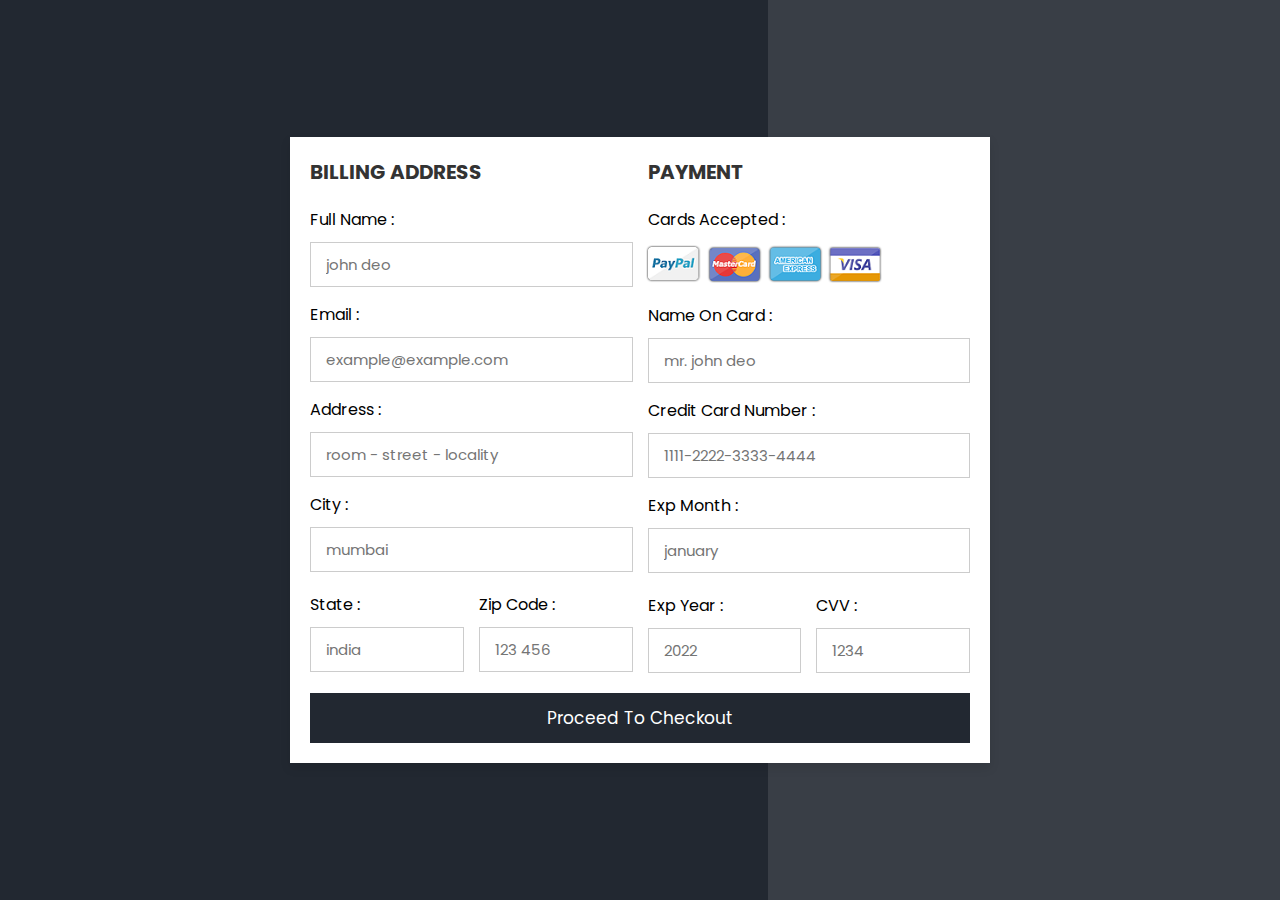
<file: Payment Gateway/index.html>
<!DOCTYPE html>
<html lang="en">
<head>
  <title>Secured Gateway</title>
    <meta charset="UTF-8">
    <meta http-equiv="X-UA-Compatible" content="IE=edge">
    <meta name="viewport" content="width=device-width, initial-scale=1.0">

    <!-- custom css file link  -->
    <link rel="stylesheet" href="./styles.css">
    <link rel="icon" href="./favicon.ico">

</head>
<body>

<div class="container">

    <form action="">

        <div class="row">

            <div class="col">

                <h3 class="title">billing address</h3>

                <div class="inputBox">
                    <span>full name :</span>
                    <input type="text" placeholder="john deo">
                </div>
                <div class="inputBox">
                    <span>email :</span>
                    <input type="email" placeholder="example@example.com">
                </div>
                <div class="inputBox">
                    <span>address :</span>
                    <input type="text" placeholder="room - street - locality">
                </div>
                <div class="inputBox">
                    <span>city :</span>
                    <input type="text" placeholder="mumbai">
                </div>

                <div class="flex">
                    <div class="inputBox">
                        <span>state :</span>
                        <input type="text" placeholder="india">
                    </div>
                    <div class="inputBox">
                        <span>zip code :</span>
                        <input type="text" placeholder="123 456">
                    </div>
                </div>

            </div>

            <div class="col">

                <h3 class="title">payment</h3>

                <div class="inputBox">
                    <span>cards accepted :</span>
                    <img src="./card_img.png" alt="">
                </div>
                <div class="inputBox">
                    <span>name on card :</span>
                    <input type="text" placeholder="mr. john deo">
                </div>
                <div class="inputBox">
                    <span>credit card number :</span>
                    <input type="number" placeholder="1111-2222-3333-4444">
                </div>
                <div class="inputBox">
                    <span>exp month :</span>
                    <input type="text" placeholder="january">
                </div>

                <div class="flex">
                    <div class="inputBox">
                        <span>exp year :</span>
                        <input type="number" placeholder="2022">
                    </div>
                    <div class="inputBox">
                        <span>CVV :</span>
                        <input type="text" placeholder="1234">
                    </div>
                </div>

            </div>

        </div>

        <input type="submit" value="proceed to checkout" class="submit-btn">

    </form>

</div>

</body>
</html>
</file>
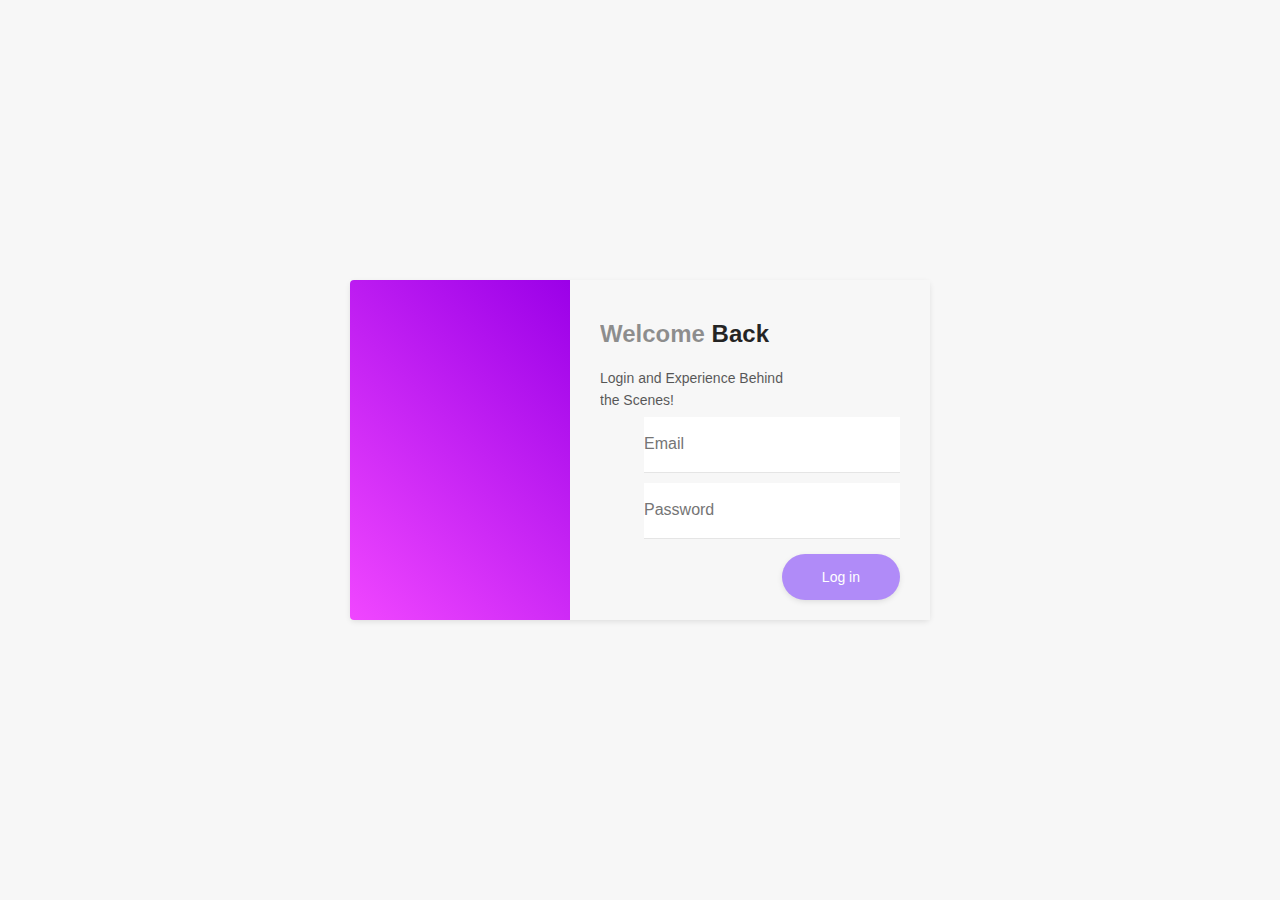
<file: Login/login.html>
<!DOCTYPE html>
<html lang="en" dir="ltr">
<head>
    <meta charset="utf-8">
    <title>Login</title>
    <link rel="stylesheet" href="./styles.css">
    <link rel="icon" href="./favicon.ico">
  </head>
  <body>
  <div class="session">
    <div class="left">

    </div>

    <form action="" class="log-in" autocomplete="off">
      <h4>Welcome <span>Back</span></h4>
      <p>Login and Experience Behind the Scenes!</p>
      <div class="floating-label">
        <input placeholder="Email" type="email" name="email" id="email" autocomplete="off">
        <label for="email">Email:</label>
      </div>
      <div class="floating-label">
        <input placeholder="Password" type="password" name="password" id="password" autocomplete="off">
        <label for="password">Password:</label>


      </div>
      <button type="submit" onClick="return false;">Log in</button>

    </form>
  </div>

  <script SameSite="None; Secure" src="https://static.landbot.io/landbot-3/landbot-3.0.0.js"></script>
  <script>
    var myLandbot = new Landbot.Livechat({
      configUrl: 'https://chats.landbot.io/v3/H-1080768-NRXIPZRUIDJ7407W/index.json',
    });
  </script>





</body>
</html>
</file>
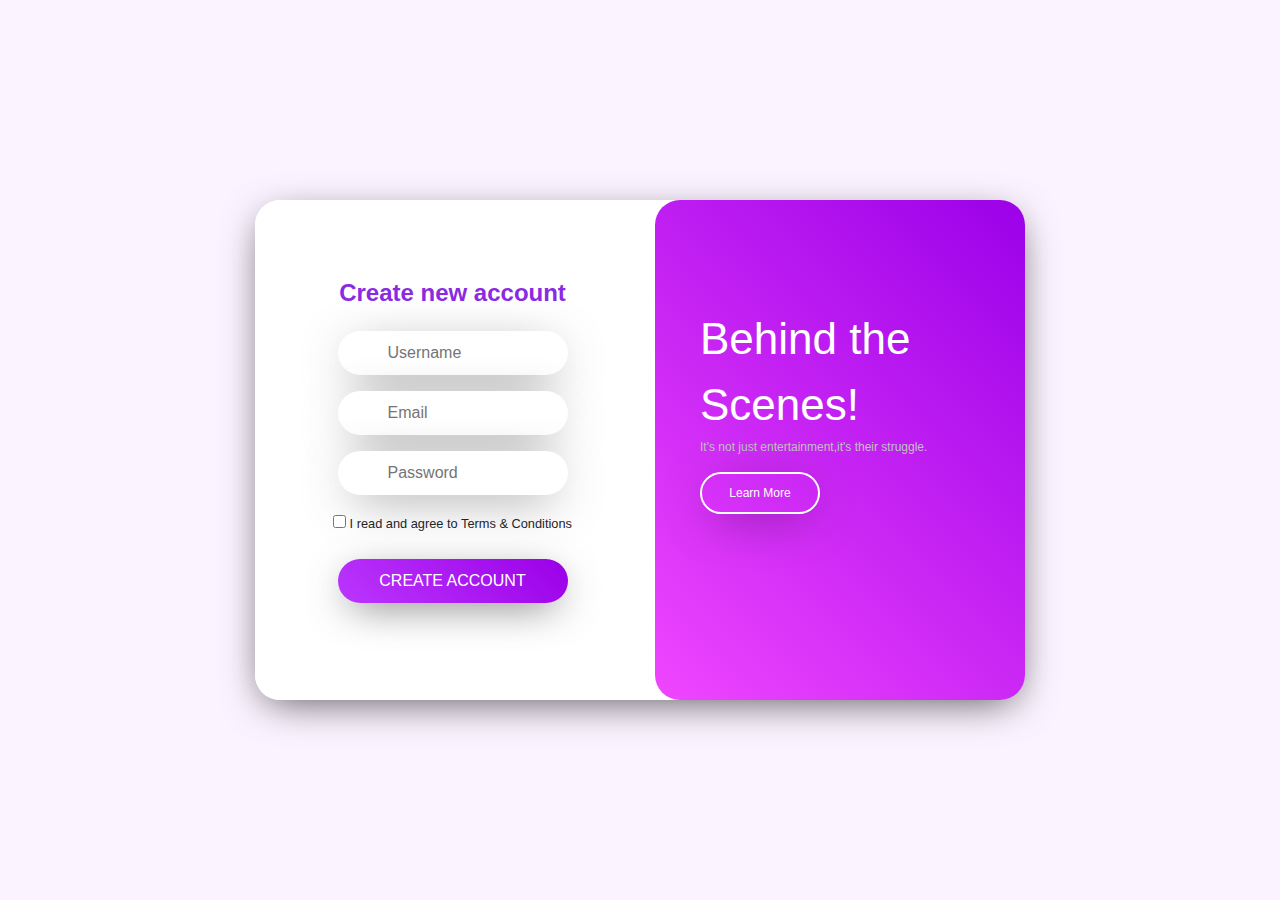
<file: sign up/signup.html>
<!DOCTYPE html>
<html>
<head>
    <title>Sign Up</title>
    <meta name="viewport" content="width=device-width, initial-scale=1.0">
    <link rel="stylesheet" href="https://maxcdn.bootstrapcdn.com/bootstrap/4.0.0/css/bootstrap.min.css" integrity="sha384-Gn5384xqQ1aoWXA+058RXPxPg6fy4IWvTNh0E263XmFcJlSAwiGgFAW/dAiS6JXm" crossorigin="anonymous">
    <link rel="stylesheet" href="https://cdnjs.cloudflare.com/ajax/libs/font-awesome/5.14.0/css/all.min.css" integrity="sha512-1PKOgIY59xJ8Co8+NE6FZ+LOAZKjy+KY8iq0G4B3CyeY6wYHN3yt9PW0XpSriVlkMXe40PTKnXrLnZ9+fkDaog==" crossorigin="anonymous" />
    <link rel="stylesheet" href="styles.css">
    <link rel="icon" href="./favicon.ico">
</head>
<body>

    <div class="container">
        <div class="myCard">
            <div class="row">
                <div class="col-md-6">
                    <div class="myLeftCtn">
                        <form class="myForm text-center">
                            <header>Create new account</header>
                            <div class="form-group">
                                <i class="fas fa-user"></i>
                                <input class="myInput" type="text" placeholder="Username" id="username" required>
                            </div>

                            <div class="form-group">
                                <i class="fas fa-envelope"></i>
                                <input class="myInput" placeholder="Email" type="text" id="email" required>
                            </div>

                            <div class="form-group">
                                <i class="fas fa-lock"></i>
                                <input class="myInput" type="password" id="password" placeholder="Password" required>
                            </div>

                            <div class="form-group">
                                <label>
                                    <input id="check_1" name="check_1"  type="checkbox" required><small> I read and agree to Terms & Conditions</small></input>
                                    <div class="invalid-feedback">You must check the box.</div>
                                </label>
                            </div>

                            <input type="submit" class="butt" value="CREATE ACCOUNT">

                        </form>
                    </div>
                </div>
                <div class="col-md-6">
                    <div class="myRightCtn">
                            <div class="box"><header>Behind the Scenes!</header>

                            <p>It's not just entertainment,it's their struggle.</p>
                                <input type="button" class="butt_out" value="Learn More"/>
                            </div>

                    </div>
                </div>
            </div>
        </div>
</div>


<script SameSite="None; Secure" src="https://static.landbot.io/landbot-3/landbot-3.0.0.js"></script>
<script>
  var myLandbot = new Landbot.Livechat({
    configUrl: 'https://chats.landbot.io/v3/H-1080768-NRXIPZRUIDJ7407W/index.json',
  });
</script>





<script src="https://code.jquery.com/jquery-3.2.1.slim.min.js" integrity="sha384-KJ3o2DKtIkvYIK3UENzmM7KCkRr/rE9/Qpg6aAZGJwFDMVNA/GpGFF93hXpG5KkN" crossorigin="anonymous"></script>
<script src="https://cdnjs.cloudflare.com/ajax/libs/popper.js/1.12.9/umd/popper.min.js" integrity="sha384-ApNbgh9B+Y1QKtv3Rn7W3mgPxhU9K/ScQsAP7hUibX39j7fakFPskvXusvfa0b4Q" crossorigin="anonymous"></script>
<script src="https://maxcdn.bootstrapcdn.com/bootstrap/4.0.0/js/bootstrap.min.js" integrity="sha384-JZR6Spejh4U02d8jOt6vLEHfe/JQGiRRSQQxSfFWpi1MquVdAyjUar5+76PVCmYl" crossorigin="anonymous"></script>

</body>
</html>
</file>
<file: style.css>
@import url('https://fonts.googleapis.com/css2?family=Playfair+Display:ital,wght@0,400;0,500;0,600;0,700;0,800;0,900;1,400;1,500;1,600;1,700;1,800;1,900&family=Roboto:ital,wght@0,100;0,300;0,400;0,500;0,700;0,900;1,100;1,300;1,400;1,500;1,700;1,900&display=swap');

body{
    font-family: 'Roboto', sans-serif;
    font-weight: 400;
    font-style: normal;
    font-size: 16px;
    line-height: 1.5;
    padding: 0;
    margin: 0;
    color: #d1d0cf;
    background: #141414;

}
.container-fluid{
    padding: 0 100px;
}
header#main-header{
    position: fixed;
    left: 0;
    right: 0;
    text-align: center;
    z-index: 99;
    background: rgba(20, 20, 20, 0.5) !important;
    backdrop-filter: blur(10px);
}
header .navbar-light .navbar-brand img.logo{
    width: 160px;
}
header .navbar .menu-header-menu-container, header .navbar .menu-main-menu-container{
    display: inline-block;
    width: 100%;
}
a{
    color: #d1d0cf;
    text-decoration: none;
    outline: medium none;
    transition: all 0.5s ease-out 0s;
}
header .navbar ul.navbar-nav{
    display: block;
    text-align: center;
}
header .navbar ul li{
    list-style: none;
    margin-right: 18px;
    position: relative;
    transition: all 0.3s ease-in-out;
    display: inline-block;
}
header .navbar ul li.menu-item a{
    font-size: 16px;
    font-weight: 400;
    position: relative;
    padding: 0 0 0 10px;
    line-height: 70px;
    z-index: 9;
    text-decoration: none;
    transition: all 0.3s ease-in-out;
    text-transform: uppercase;
}
header .navbar ul li.menu-item a:hover{
    color: #6998ab !important;
}
.navbar ul li:hover > .sub-menu{
    display: block !important;
    animation: fade-in 0.5s cubic-bezier(0.39,0.575,0.565,1) both;
}
.navbar ul li:hover .sub-menu{
    display: block;
    padding: 15px 0;
    background: #141414;
    position: absolute;
    top: 100%;
    left: 0;
    padding-left: 0;
    display: inline-block;
    min-width: 256px;
    box-shadow: 0 1px 30px 0 rgb(36 38 43 / 10%);
}
.navbar ul li .sub-menu li>.sub-menu{
    display: none;
}
.navbar .navbar-nav li:last-child .sub-menu li:hover>.sub-menu, .navbar .navbar-nav li:nth-last-child(2) .sub-menu li:hover > .sub-menu{
    left: auto;
    right: 100%;
    top: -15px;
}
.navbar ul li:last-child{
    margin-right: 0;
}
.navbar ul.navbar-nav>li.menu-item:hover > a, .navbar ul.navbar-nav > li.menu-item:hover>i{
    color: #6998ab;
}

.navbar ul.navbar-nav>li.menu-item>a{
    text-transform: uppercase;
}
.navbar ul.navbar-nav>li:hover > a{
    font-weight: 600;
}

.navbar ul li.menu-item a{
    font-size: 16px;
    font-weight: 400;
    position: relative;
    padding: 0 0 0 10px;
    line-height: 70px;
    z-index: 9;
    text-decoration: none;
    transition: all 0.3s ease-in-out;
    text-transform: capitalize;
}
.navbar ul li .sub-menu{
    display: none;
}
.navbar ul li .sub-menu li{
    margin-right: 0;
    padding: 0 15px;
}
.navbar ul.sub-menu li{
    display: block;
    text-align: left;
}
.navbar ul li{
    list-style: none;
    margin-right: 18px;
    position: relative;
    transition: all 0.3s ease-in-out;
    display: inline-block;
}

.menu-sticky .navbar ul li .sub-menu > li a{
    line-height: 1em;
}

.navbar ul li .sub-menu li > a{
    font-size: 14px;
    border-radius: 0;
    display: inline-block;
    width: 100%;
    line-height: 1em;
    padding: 15px;
    color: #d1d0cf;
    position: relative;
    overflow: hidden;
}

.navbar ul li.menu-item a{
    font-size: 16px;
    font-weight: 400;
    position: relative;
    padding: 0 0 0 10px;
    line-height: 70px;
    position: relative;
    z-index: 9;
    text-decoration: none;
    transition: all 0.3s ease-in-out;
    text-transform: capitalize;
}
.navbar ul li .sub-menu li>a::before{
    position: absolute;
    content: "";
    background: #6998ab;
    top: 0;
    bottom: 0;
    left: 0;
    right: 0;
    width: 4px;
    opacity: 0;
    transform: translate3d(-100%,0,0);
    transition: all 0.5s ease-in-out;
}

header .navbar ul li .sub-menu li.current-menu-parent>a::after,
header .navbar ul li .sub-menu li .sub-menu li.menu-item.current-menu-item>a::after,
header .navbar ul li .sub-menu li .sub-menu li.menu-item:hover>a::after{
    opacity: 1;
    transform: translate3d(0,0,0);
    transition: all 0.5s ease-in-out;
}

header .navbar ul li .sub-menu li:hover>a::after{
    opacity: 1;
    transform: translate3d(0,0,0);
    transition: all 0.5s ease-in-out;
}
.navbar ul li .sub-menu li >a::after{
    position: absolute;
    content: "";
    background: linear-gradient(270deg, rgba(11,1,2,0) 0% , rgba(105,152,171,1) 100%);
    top: 0;
    bottom: 0;
    left: 0;
    right: 0;
    transform: translate3d(-100%,0,0);
    transition: all 0.5s ease-in-out;
    z-index: -1;
    opacity: 0;
}

header .navbar ul li .sub-menu li:hover>a::before{
    opacity: 1;
    transform: translate3d(0,0,0);
    transition: all .5s ease-in-out;
}
.nav-open .nav-overlay{
    visibility: visible;
    transition: 0.3s;
}

.nav-overlay{
    left: 0;
    right: 0;
    top: 0;
    bottom: 0;
    opacity: 0;
    z-index: 900;
    display: block;
    width: 100%;
    position: fixed;
    visibility: hidden;
    background: rgba(0, 0, 0, 0.6);
    transition: 0.3s;
}
.more-toggle{
    color: #fff !important;
    font-size: 22px;
}

.dropdown-toggle.more-toggle::after{
    content: none;
}
.mobile-more-menu{
    display: none;
}
.more-menu{
    position: absolute;
    top: 50px;
    left: auto;
    right: 0;
    min-width: 18rem;
    padding: 0.35rem 0.5rem;
    margin: 0;
    opacity: 0;
    transform: translate(0,70px);
    transition: all 0.3s ease-out 0s;
    background: #191919;
    box-shadow: 0px 3px 10px rgba(0, 0, 0, 0.75);
    visibility: hidden;
    z-index: 999;
}
.more-menu.show{
    opacity: 1;
    transform: translate(0,0);
    visibility: visible;
}

header .navbar ul li:last-child{
    margin-right: 0;
}

.nav-item span.dots{
    height: 10px;
    width: 10px;
    font-size: 0;
    text-align: center;
    padding: 0;
    position: absolute;
    top: 3px;
    right: 12px;
    border-radius: 50%;
}
.menu-right .nav-items span.dots{
    right: 0;
}

.navbar-right li .iq-sub-dropdown .iq-sub-card{
    position: relative;
    font-size: inherit;
    padding: 15px 15px;
    line-height: normal;
    color: inherit;
    text-align: left;
    display: inline-block;
    width: 100%;
    border: 1px solid;
    border-image-slice: 1;
    border-width: 0 0 1px 0;
    border-image-source: linear-gradient(to right, rgba(209,208,207,0.6), rgba(209,208,207,0.3), rgba(209,208,207,0));
}
.iq-sub-card.setting-dropdown{
    padding: 15px 15px 15px 0 !important;

}

.navbar-right li .iq-sub-dropdown a.iq-sub-card:last-child{
    border-bottom: 0;
}
.notify-bg{
    overflow: hidden;
    z-index: 99;
}

.notify-bg::before{
    content: "";
    display: block;
    position: absolute;
    background: rgba(255, 255, 255, 0.5);
    width: 70px;
    height: 100%;
    left: 0;
    top: 0;
    opacity: 0.5;
    filter: blur(30px);
    transform: translateX(-100px) skewX(-30deg);
    animation: noti-before-animation 2s infinite 2s;
}

.notify-bg::after{
    content: "";
    display: block;
    position: absolute;
    background: rgba(255, 255, 255, 0.2);
    width: 30px;
    height: 100%;
    left: 30px;
    top: 0;
    opacity: 0;
    filter: blur(5px);
    transform: translateX(-100px) skewX(-30deg);
    animation: noti-after-animation 2s infinite 2s;
}

.navbar-right .iq-sub-dropdown .iq-card-body div{
    border-radius: 0;
}

.navbar-right .iq-show .iq-sub-dropdown,  .iq-show .search-box{
    opacity: 1;
    visibility: visible;
    transform: translate(0,0);
}

.navbar-right .iq-sub-dropdown{
    width: 300px;
    opacity: 0;
    visibility: hidden;
    position: absolute;
    top: 100%;
    right: 15px;
    background: #191919;
    transform: translate(0,70px);
    transition: all 0.3s;
    padding: 0;
    box-shadow: 0 0 20px 0 rgba(0, 0, 0, 0.5);
    transition: all 0.3s ease-out 0s;
    z-index: 1;
}
.navbar-light .navbar-toggler-icon{
    background: url(images/menu.png) no-repeat scroll center center;
}
.search-toggle:hover, header .navbar ul li.menu-item a:hover{
    color: #e50914 !important;
}

.search-wrapper{
    position: relative;
    display: inline-block;
    height: 36px;
    vertical-align: bottom;
}
.searchbutton{
    position: absolute;
    font-size: 22px ;
    width: 100%;
    margin: 0;
    padding: 0;
    right: 16px;
    color: #d1d0cf;
}

.search:focus+.searchbutton{
    transition-duration: 0.4s;
    color: #e50914;
}
.search:hover+.searchbutton{
    color: #fff;
}

.search{
    position: absolute;
    left: 49px;
    background-color: transparent;
    outline: none;
    border: none;
    border-bottom: 1px solid transparent;
    padding: 0 0 0 16px;
    width: 0;
    height: 100%;
    z-index: 10;
    color: #fff;
    transition-duration: 0.4s;
}

.search:focus, .search:hover{
    width: 350px;
    padding: 0;
    border-color: #d1d0cf;
}
.expandright{
    left: auto;
    right: -6px;
    bottom: -2px;
}
.search::placeholder{
    color: #fff !important;
}

.noti-svg{
    animation: notify 1.5s ease infinite;
    fill: #d1d0cf;
}

.noti-svg:hover{
    fill: #e50914;
}

.search-box{
    position: absolute;
    left: 0;
    right: 0;
    top: 46px;
    min-width: 25rem;
    width: 100%;
    z-index: -1;
    opacity: 0;
    transform: translate(0,70px);
    transition: all 0.3s ease-out 0s;
    box-shadow:  0 0 20px 0 rgba(0, 0, 0, 0.15);
}

.search-toggle{
    padding: 0 !important;
}

.iq-search-bar .search-input{
    width: 100%;
    height: 40px;
    padding: 5px 15px 5px 40px;
    border: none;
    border-radius: 0;
    color: #fff;
    background: #191919 ;
}

.iq-search-bar .searchbox .search-link{
    position: absolute;
    left: 15px;
    top: 6px;
    font-size: 16px;
}

input,input[type="search"]{
    width: 100%;
    padding: 0px 15px;
    height: 48px;
    line-height: 48px;
    background: #141414;
    border: 1px solid #404043;
    border-radius: 0;
    color: #d1d0cf;
    transition: all 0.5s ease-in-out;
}

input:focus , input[type="search"]:focus{
    border-color: #e50914;
    box-shadow: none;
    outline: none;
}

.user-m{
    height: 40px;
    width: 40px;
    min-width: 40px;
    line-height: 40px;
    font-size: 0.6rem;
}

h1,h2,h3,h4,h5,h6{
    font-weight: 500;
    margin: 0;
    line-height: 1.2;
    color: #fff;
}
h1 a, h2 a, h3 a, h4 a,h5 a,h6 a{
    color: inherit;
}

.font-size-12{
    font-size: 12px;
}
h6 .h6{
    font-size: 1.0em;
}

a.text-primary:focus, a.text-primary:hover{
    color: #6998ab !important;
}

.text-primary{
    color: #e50914 !important;
}
header#main-header.menu-sticky{
    position: fixed;
    top: 0;
    width: 100%;
    background: rgba(20, 20, 20, 0.5) !important;
    box-shadow: 0 0 30px 0 rgba(0, 0, 0, 0.4);
    z-index: 1;
}


/* *********** Responsiveness of header ************** */
@media (min-width : 1300px){
    .container{
        max-width: 1170px;
    }
}
@media (min-width : 1499px){
    .container{
        max-width: 1266px;

    }
}

@media only screen and (min-width:1200px ) and (max-width : 1366px){
    .search:focus , .search:hover{
        width: 220px !important;
    }
}

@media (min-width:992px){
    .search-box{
        left: auto !important;
        right: 0 !important;
    }
}
@media (max-width:991px){
    header .navbar-light .navbar-brand img.logo{
        width: 100px;
    }
    .navbar-collapse{
        position: fixed;
        top: 0;
        left: 0;
        padding-bottom: 15px;
        width: 260px;
        height: 100vh;
        background: #191919;
        padding-top: 40px;
        box-shadow: 0 2px 5px 0 rgba(0, 0, 0,0.2);
    }
    .vertical_s{
        position: static;
    }
    .navbar-collapse.collapsing{
        height: auto;
        transition: left 0.3s ease;
        left: -100%;
    }
    .navbar-collapse.show{
        left: -15px;
        transition: left 0.3s ease-in;
        z-index: 999;
    }
    header .navbar ul li.menu-item a{
        line-height: 10px;
        float: left;
        width: 100%;
        text-align: left;
        padding: 10px 30px;
        color: #fff;
    }
    .mobile-more-menu{
        display: block;
    }
    .menu-right{
        display: none;
    }
    .navbar-brand{
        padding: 0;
        margin-right: 0;
    }
    .more-menu .iq-sub-dropdown{
        width: 90%;
        margin: 0 auto;
        left: 0;
        right: 0;
        top: 60px;
    }

    .mobile-more-menu .iq-user-dropdown img{
        width: 40px;
    }
    .iq-search-bar .search-input{
        background: #141414;
        color: #d1d0cf;
        box-shadow: 0 3px 10px rgba(0, 0, 0, 0.75);
    }
    .navbar-right li{
        position: static !important;
    }
    .container-fluid{
        padding-left: 30px;
        padding-right: 30px;
    }
    .main-header{
        padding: 10px 0;
    }
    .search-box{
        min-width: 16.2rem;
        top: 55px;
    }
    header .navbar ul li{
        display: block;
    }
}
@media (min-width : 576px){
    .iq-search-bar a.search-toggle{
        display: none;
    }
}

@media (min-width : 1499px){
    .container{
        max-width: 1200px;
    }
}

@media (max-width : 479px){
    header .navbar ul li.list-inline-item a{
        padding-left: 20px;
        padding-right: 20px;
    }
    header .navbar .iq-usermenu-dropdown>ul>li{
        position: static;
    }
    .search-box{
        left: 0;
        right: 0;
        min-width: 100%;
        width: 100%;
    }
    header .iq-usermenu-dropdown .iq-sub-dropdown{
        width: 250px;
    }
}

/* header menu responsiveness  */
@media screen and (min-width : 1200px){
    header .navbar ul li .sub-menu li a, header.menu-sticky .navbar ul li .sub-menu li a{
        white-space: nowrap;
    }
}
@media screen and (max-width : 4000px) and (min-width : 1200px){
    .navbar ul li:hover a, .navbar ul li:hover i{
        color: #e50914;
        text-decoration: none;
    }
}
@media (max-width :991px){
    .navbar ul.navbar-nav{
        overflow-y: scroll;
        overflow-x: hidden;
        max-height: 350px;
        display: inline-block;
        width: 100%;
    }
    .navbar ul{
        width: 100%;
        background: #191919;
    }
    header .navbar ul li a, header .navbar ul li.menu-item a{
        padding: 15px;
        z-index: inherit;
        text-align: left;
        font-weight: normal;
    }
    header .navbar ul li.menu-item a{
        line-height: 10px;
        float: left;
        width: 100%;
        text-align: left;
        padding: 10px 30px;
        color: #fff;
    }
    header .navbar ul li:hover .sub-menu{
        box-shadow: none;
    }
    header .navbar ul li .sub-menu, header .navbar ul li:hover .sub-menu{
        display: none;
        position: relative;
        top: 0;
        width: 100%;
        padding: 0;
        z-index: 9;
    }
    header .navbar ul li .sub-menu li .sub-menu li.menu-item a{
        background: transparent;
    }
    .navbar .navbar-nav li:last-child .sub-menu li:hover>.sub-menu, .navbar .navbar-nav li:nth-last-child(2) .sub-menu li:hover >.sub-menu{
        left: auto;
        right: 0;
        top: 0;
    }
}

/* ******************** slider main **************** */
.iq-main-slider{
    position: relative;
}

#home-slider ul.slick-dots{
    bottom: 30px;
}

#home-slider .slick-dots li{
    height: auto;
    width: auto;
}
#home-slider .slick-dots li button{
    height: 2px;
    width: 30px;
    background: rgba(229, 9, 20, 0.4);
    padding: 0;
}

#home-slider .slick-dots li.slick-active button{
    background: #e50914;
}

#home-slider li {
    position: relative;
}
.slider-description{
    position: absolute;
    top: 15%;
    left: 80px;
}
#home-slider h1.slider-text{
    font-size: 80px;
    margin: 15px 0;
}
#home-slider p{
    margin: 20px 0;
    width: 600px;
    overflow: hidden;
    text-overflow: ellipsis;
    display: -webkit-box;
    -webkit-line-clamp: 3;
    -webkit-box-orient: vertical;
}

#home-slider .slick-bg{
    padding: 130px 0 50px;
    width: 100%;
    background-size: cover;
    background-position: center center;
    background-repeat: no-repeat;
    height: 100vh;
    position: relative;
    z-index: 1;
}
#home-slider .slick-bg.s-bg-1{
    background-image: url(images/slider/slider1.jpg);
}
#home-slider .slick-bg.s-bg-2{
    background-image: url(images/slider/slider2.jpg);
}
#home-slider .slick-bg.s-bg-3{
    background-image: url(images/slider/slider3.jpg);
}

.slick-bg::before{
    content: "";
    position: absolute;
    top: 0;
    left: 0;
    height: 100%;
    background: linear-gradient(90deg, rgba(0,0,0,1) 0%, rgba(20,20,20,1) 35%, rgba(83,100,141,0) 100%);
    width: 100%;
    z-index: -1;
}
.trailor-video{
    position: absolute;
    bottom: 0;
    right: 0;
    z-index: 999;
    text-align: center;
}
.channel-name{
    color: #e50914;
    font-size: 20px;
    margin-left: 10px;
    letter-spacing: 2.5px;
    font-weight: 500;
}
.c-logo{
    width: 130px;
}

.channel-logo{
    border-left: 5px solid #171010;
    background: transparent linear-gradient(270deg, rgb(0,0,0) 0%, rgb(105, 105, 105); 10%);
    padding: 10px 10px 10px 15px;
    width: 255px;
    position: relative;
    overflow : hidden;
}

.playbtn{
    display: inline-block;
}
.playbtn img{
    display: inline-block;
    width: 50px;
    filter: invert(1);
}
.playbtn img:hover{
    background: #000000;
    border-radius: 50%;
    filter: invert(0);
}
.w-trailor{
    font-size: 17px;
    letter-spacing: 3.5px;
    font-weight: 600;
    color: #fff;
    margin-left: 5px;

}
.slider-inner{
    position: relative;
    overflow: hidden;
    width: 100%;
}
.big-title{
   font-family: 'Playfair Display', serif;
   background: url(images/texure.jpg);
   background-repeat: repeat-x;
   background-position: 100% 100%;
   color: transparent;
   background-clip: text;
   -webkit-font-smoothing : antialiased;
   -webkit-background-clip: text;
   -webkit-text-fill-color: transparent;
}

.slick-track{
    margin: unset !important;
}
h1, .h1{
    font-size: 3.052em;
}
h2, .h2{
    font-size: 2.300em;
}
h3, .h3{
    font-size: 1.953em;
}
h4, .h4{
    font-size: 1.400em;
}
h5, .h5{
    font-size: 1.300em;
}
h6, .h6{
    font-size: 1.0em;
}
.slider-ratting ul li{
    margin-right: 5px;
}
.text-white{
    color: #fff !important;
}
.text-body{
    color: #d1d0cf !important;
}

.text-primary{
    color: #e50914 !important;
}

.iq-button.btn{
    padding: 12px 14px;
    text-transform: uppercase;
    letter-spacing: 1.5px;
}
.btn{
    outline: medium none;
    padding: 9px 30px;
    position: relative;
    display: inline-block;
    border-radius: 0 !important;
    cursor: pointer;
    z-index: 4;
    transition: all 0.5s ease-out 0s;
}
.btn-hover{
    background: #000000;
    border: 1px solid #bf000a;
    color: #fff;
    transition:color 0.3s ease;
    display: inline-block;
    vertical-align: middle;
    transform: perspective(1px) translateZ(0);
    box-shadow: 0 0 1px rgba(0,0,0,0);
    position: relative;
    border-radius: 5px;

}

.btn-hover::before{
    content: "";
    position: absolute;
    z-index: -1;
    top: 0;
    bottom: 0;
    left: 0;
    right: 0;
    background: #6998ab;
    border: 1px solid #e50914;
    transform: scaleX(1);
    transform-origin: 50%;
    transition: transform 0.3s ease-out;

}
.btn-hover:hover, .btn-hover:focus, .btn-hover:active{
    color: #fff;
}
.btn-hover:focus{
    box-shadow: none !important;
}

.btn-hover:hover::before, .btn-hover:focus::before, .btn-hover:active::before{
    transform: scaleX(0);
}

.btn-link{
    background: transparent;
    color: #fff;
}
.btn-link:hover{
    color: #e50914;
    text-decoration: none;
}

a:hover{
    text-decoration: none;
}
a.text-primary:focus, a.text-primary:hover{
    color: #e50914 !important;
}
.w-trailor:hover{
    transition: all 0.5s ease;
    color: #e50914;
}
/* responsiveness *********************** */

@media (min-width : 1499px){
    #home-slider h1.slider-text{
        margin: 25px 0 0;
    }
    #home-slider p{
        margin: 32px 0px;
    }
}
@media (max-width : 1199px){
    #home-slider .slick-bg{
        height: 100%;
    }
}
@media (max-width : 991px){
    .hover-buttons .btn{
        font-size: 10px;
    }
    #home-slider .slick-bg{
        padding: 50px 0;
    }

    .r-mb-23{
        margin-bottom: 23px;
    }

    .trailor-video{
        display: none;
    }
    #home-slider h1.slider-text{
        font-size: 35px;
    }
    .iq-main-slider{
        padding-top: 60px !important;
    }
}

@media (max-width : 767px){
    #home-slider h1.slider-text{
        line-height: 62px;
        margin: 0;
    }
    #home-slider p{
        margin: 22px 0;
    }

    .iq-main-header{
        margin-bottom: 10px;
    }
    .main-content{
        padding-top: 25px;
    }
    #home-slider p{
        width: 100%;
    }
    .slick-bg::before{
        background: linear-gradient(-360deg, rgba(0,0,0,1) 0%, rgba(20,20,20,1) 40%,
         rgba(83,100,141,0) 100%);

    }
    .play-button i{
        font-size: 16px;
    }
    .play-button::after, .play-button::before{
        width: 40px;
        height: 40px;
    }
}

/* ******************************** */
.main-content{
    padding-top: 40px;
}

.iq-main-header{
    margin-bottom: 20px;
}
.main-title a:hover , .main-title a:focus{
    color: #e50914 !important;
}
.iq-view-all:hover{
    color: #bf000a;
}
.favorites-slider .slick-list{
    overflow: visible;
    padding-bottom: 40px !important;
}

.favorites-slider li.slide-item{
    float: left;
    width: 25%;
}

li.slide-item{
    position: relative;
    padding: 0px 15px;
}

li.slide-item .block-images{
    position: relative;
    width: 100%;
    transition: all 0.45s ease 0s;
    overflow: hidden;
    backface-visibility: hidden;
    transform: translate3d(0,0,0);
    transition: all 0.6s ease 0s;
}
li.slide-item:hover .block-images{
    overflow: visible;
    border-left: 5px solid #e50914;
}

li.slide-item:hover .block-images .img-box{
    position: relative;
}
.favorites-slider .slick-list{
    overflow: visible;
}
li.slide-item:hover .block-images{
    z-index: 99;
    transform: scale3d(1.1,1.1,1) translate3d(0,0,0) perspective(500px);
    transform-origin: 50% 50%;
    transition: all 0.6s ease 0s;
    box-shadow: 0 0 12px rgba(0, 0, 0, 0.9);
}
.block-social-info{
    position: absolute;
    top: 0;
    left: auto;
    bottom: 0;
    right: 25px;
    z-index: 999;
    display: flex;
    align-items: center;
    opacity: 0;
}
.block-description{
    position: absolute;
    left: 25px;
    top: 0;
    bottom: 0;
    z-index: 999;
    display: flex;
    justify-content: center;
    flex-direction: column;
}

.block-description>h6{
    font-size: 1.5em;
}
.block-description .iq-title{
    font-size: 18px;
    color: #fff;
    text-transform: capitalize;
    font-weight: 600;
}
.music-play-lists li{
    position: relative;
    height: 30px;
    width: 30px;
    line-height: 35px;
    text-align: center;
    background: rgba(255, 255, 255, 0.3);
    border-radius: 50%;
    margin: 0 auto 7px;
    display: flex;
    align-items: center;
}
.music-play-lists span{
    position: relative;
    display: block;
    height: 20px;
    width: 20px;
    line-height: 26px;
    font-size: 12px;
    text-align: center;
    background: #fff;
    color: #e50914;
    border-radius: 50%;
    margin: 0 auto;
    display: flex;
    align-items: center;
    justify-content: center;
    transition: all 0.45s ease 0s;
    cursor: pointer;
}
.music-play-lists .count-box{
    height: 15px !important;
    width: 15px !important;
    line-height: 15px !important;
    font-size: 8px !important;
    background: #e50914 !important;
    color: #fff !important;
    position: absolute;
    right: 0;
    top: 0;
    padding: 0;
    text-align: center !important;
}

.music-play-lists li:hover span{
    background: #e50914;
    color: #fff;
    transition: all 0.45s ease 0s;

}

.text-white{
    font-size: 14px;
}

li.slide-item .block-images::before{
    position: absolute;
    content: "";
    top: 0;
    bottom: 0;
    left: 0;
    right: 0;
    background: rgba(0, 0, 0, 0.8);
    width: 100%;
    height: 100%;
    opacity: 0;
}

li.slide-item:hover .block-images::before{
    opacity: 1;
    z-index: 9;
}
li.slide-item:hover .block-description{
    animation: fadeIn 0.6s ease-in-out;
    opacity: 1;
}
li.slide-item:hover .block-social-info{
    animation: fadeIn 0.6s ease-in-out;
    opacity: 1;
}

.hover-buttons .btn{
    padding: 5px 15px;
    font-size: 12px;
}
li.slide-item.slick-current:hover .block-images{
    transform: scale3d(1.1,1.1,1) translate3d(6%,0,0) perspective(500px) ;
}
li.slide-item .block-images::after{
    position: absolute;
    content: "";
    top: 0;
    bottom: 0;
    left: 0;
    right: 0;
    background: linear-gradient(90deg, rgba(0,0,0,0.8) 0%, rgba(20,20,20,0.4) 50%, rgba(83,100,141,0) 100%);
    transition: all 0.6s ease 0s;
}
small, .text-small, span{
    font-size: 14px;
}

a:focus, a:hover{
    color: #e50914;
    outline: none;
}

li.slide-item{
    position: relative;
    padding: 0px 10px;
}

.iq-button.btn{
    padding: 7px 14px;
    text-transform: uppercase;
    letter-spacing: 1.5px;
}
.block-images .hover-buttons{
    margin-top: 5px;
}

.block-social-info .music-play-lists li {
    width: 40px;
    height: 40px;
}

.block-social-info .music-play-lists span{
    width: 30px;
    height: 30px;
}
.block-social-info .music-play-lists span i{
    font-size: 15px;
}

.overflow-hidden{
    overflow: hidden;
}
.share{
    position: relative;
}

.share-box{
    box-shadow: 0px 3px 10px rgba(0, 0, 0, 0.75);
    display: none;
    position: absolute;
    width: 105px;
    top: 3px;
    right: 40px;
    left: auto;
    background-color: #191919;
    padding: 0 10px;
    border-radius: 0;
    text-align: center;
    z-index: 2;
    animation: side-in 0.5s forwards;
    margin-bottom: 10px;
    transition: all 0.45s ease 0s;
}

.share:hover .share-box{
    display: inline-block;
}
.share-box a{
    background: transparent !important;
    color: #d7d3f8 !important;
    margin-right: 15px;

}
.share-box i{
    font-size: 15px !important;
}
.share-box a:hover{
    color: #bf000a !important;
}
.favorites-slider .slick-arrow{
    display: flex;
    text-align: center;
    justify-content: center;
    flex-direction: column;
    width: 35px;
    height: 60px;
}

.favorites-slider .slick-arrow i{
    display: flex;
    align-items: center;
    justify-content: center;
    width: 35px;
    height: 60px;
    text-align: center;
    opacity: 1;
    z-index: 9;
    top: 0;
    background: rgba(0, 0, 0, 0.5);
    margin: 0;
    line-height: 5px;
    box-shadow: 0 9px 19px #01041b0d;
    font-size: 0;
    transform: none;
    color: #fff;
    transition: all 0.4s ease-in-out 0s;
}
.favorites-slider .slick-arrow.slick-disabled{
    opacity: 0;
}
.favorites-slider .slick-prev{
    color: #fff;
    right: auto;
    left: 9px;
    z-index: 9;
    top: 90px;
}
.favorites-slider .slick-next{
    left: auto;
    color: #fff;
    right: 6px;
    z-index: 9;
    top: 90px;
}

.favorites-slider .slick-prev::before, .favorites-slider .slick-next::before{
    font-size: 0px;
}

.favorites-slider .slick-arrow i{
    font-size: 17px;
}


/* ****************** Responsiveness **************** */
@media (min-width : 1200px){
    li.slide-item.slick-active + li.slide-item.slick-active + li.slide-item.slick-active + li.slide-item.slick-active:hover .block-images{
        transform:  scale3d(1.1,1.1,1) translate3d(-6% , 0,0) perspective(500px);
    }
}

@media (max-width : 1199px){
    li.slide-item.slick-active + li.slide-item.slick-active + li.slide-item.slick-active:hover .block-images{
        transform:  scale3d(1.1,1.1,1) translate3d(-6% , 0,0) perspective(500px);
    }
}

@media (max-width : 991px){
    li.slide-item .block-description .movie-time span, li.slide-item .block-description .ratting-start, .block-description .movie-content li{
        font-size: 10px;
    }
}
@media (max-width : 768px){
    li.slide-item .block-images::before{
        content: none;
    }
    li.slide-item.slick-current:hover .block-images, li.slide-item:hover .block-images, li.slide-item.slick-active + li.slide-item.slick-active + li.slide-item.slick-active + li.slide-item.slick-active:hover .block-images, li.slide-item.slick-active + li.slide-item.slick-active + li.slide-item.slick-active:hover .block-images{
        transform: none;
    }
    .type{
        padding: 9px 10px;
        font-size: 13px;
    }
}

@media (max-width : 767px) {
    .main-title{
        font-size: 1em;
    }

    .slick-bg::before{
        background: linear-gradient(-360deg, rgba(0,0,0,1) 0% , rgba(20,20,20,1) 40% , rgba(83,100,141,0) 100%);

    }
    .favorites-slider .slick-arrow, .favorites-slider .slick-arrow:hover{
        background: none;
    }
    .favorites-slider .slick-prev{
        right: 37px;
    }

    .image-box img{
        display: block;
        margin-left: auto;
        margin-right: auto;
        width: 50%;
    }
}

/* ************************** */
.topten-contents{
    position: relative;
    overflow: hidden;
}
h1,h2,h3,h4,h5{
    font-size: 1.4em;
    font-weight: 500;
    margin: 0;
    line-height: 1.2;
    color: #fff;
}

h1 a, h2 a, h3 a , h4 a, h5 a, h6 a{
    color: inherit;
}

#top-ten-slider-nav .slick-list{
    overflow: visible;
    padding-bottom: 40px !important;
}
#iq-topten .iq-title{
    position: absolute;
    left: 35px;
    top: 35px;
    z-index: 50;
    font-size: 28px;
    font-weight: 700;
}
#top-ten-slider .slick-bg .iq-title a{
    display: none;
}

.topten-title-sm{
    display: none;
}

.vertical_s{
    position: absolute;
    top: 95px;
    right: 0;
    bottom: 0;
    left: 35px;
    overflow: hidden;
}
#top-ten-slider-nav{
    width: 300px;
    height: 100%;
    position: relative;
}
#top-ten-slider-nav .slick-list.draggable{
    height: 100% !important;
}
#top-ten-slider-nav .slick-prev, #top-ten-slider-nav .slick-next{
    left: 0;
    right: 0;
    margin: 0 auto;
}
#top-ten-slider-nav .NextArrow, #top-ten-slider-nav .PrevArrow{
    position: absolute;
    left: 0;
    right: 0;
    margin: 0 auto;
    z-index: 999;
    background: rgba(0, 0, 0, 0.5);
    border: none;
    outline: none;
    color: #fff;
    font-size: 30px;
    width: 60px;
    height: 35px;
}
#top-ten-slider .NextArrow, #top-ten-slider .PrevArrow{
    position: absolute;
    left: 0;
    right: 0;
    margin: 0 auto;
    z-index: 999;
    background: rgba(0, 0, 0, 0.5);
    border: none;
    color: #fff;
    font-size: 30px;
    width: 35px;
    height: 60px !important;
    outline: none;
}
#top-ten-slider-nav .NextArrow{
    bottom: 0;
}
#top-ten-slider-nav .PrevArrow{
    top: 0;
}

#top-ten-slider .NextArrow{
    right: 0;
    left: auto;
}
#top-ten-slider .PrevArrow{
    left: 0;
    right: auto;
}

/* we will see about arrow afterwards  */
#top-ten-slider-nav .slick-next::before, #top-ten-slider-nav .slick-prev::before, #top-ten-slider .slick-next::before , #top-ten-slider .slick-prev::before{
    display: none;
}
.slick-arrow{
    cursor: pointer;
}
ul#top-ten-slider .slick-bg::before{
    z-index: 0;
}
#top-ten-slider-nav .NextArrow:hover, #top-ten-slider-nav .NextArrow:focus{
    outline: none !important;
    border:  none !important;
}
#top-ten-slider-nav .PrevArrow:hover, #top-ten-slider-nav .PrevArrow:focus{
    outline: none !important;
    border:  none !important;
}
#top-ten-slider .NextArrow{
    right: 10px;
}
#top-ten-slider .PrevArrow{
    left: 10px;
}

.slick-vertical .slick-slide .block-images::after{
    position: absolute;
    content: "";
    top: 0;
    bottom: 0;
    left: 0;
    right: 0;
    background: linear-gradient(90deg, rgba(0,0,0,0.8) 0% , rgba(20,20,20,0.4) 50% , rgba(83,100,141,0) 100%);
    transition: all 0.45s ease 0s;
}
.slick-vertical .slick-slide .block-images{
    overflow: visible;
}
.slick-vertical .slick-slide .block-images::before{
    position: absolute;
    content: "";
    top: 0;
    bottom: 0;
    left: 0;
    right: 0;
    background: rgba(0, 0, 0, 0.8);
    opacity: 0;
    transition: all 0.45s ease 0s;
    border-left:  6px solid #e50914;
}
.slick-vertical .slick-slide.slick-current.slick-active .block-images::before{
    opacity: 1;
    transition: all 0.45s ease 0s;
}
.slick-vertical .slick-slide.slick-current.slick-active .block-images{
    width: 100%;
    overflow: visible;
    transform-origin: 100% 100%;
    transition: all 0.45s ease 0s;
    z-index: 9;

}
.slick-vertical li.slick-slide.slick-current.slick-active{
    transition: all 0.45s ease 0s;
}

.slick-vertical .slick-slide{
    margin-bottom: 18px;
}
.slick-vertical li.slick-slide:last-child{
    margin-bottom: 0 !important;
}
.slick-vertical .block-description .hover-buttons > a{
    opacity: 0;
    display: none;
    transition: all 0.45s ease 0s;
}

.slick-vertical .slick-slide.slick-current.slick-active .block-description .hover-buttons > a{
    transition: all 0.45s ease 0s;
    opacity: 1;
    display: block;
}

/* ************* Responsiveness **************** */
@media (max-width : 991px){
    #top-ten-slider .NextArrow, #top-ten-slider .PrevArrow{
        display: none;
    }
    .topten-title{
        display: none;
    }
}
@media (max-width : 767px){
    #top-ten-slider .NextArrow{
        right: 10px !important;
    }
    #top-ten-slider .PrevArrow{
        left: 10px !important;
    }

    .container-fluid{
        padding-left: 15px;
        padding-right: 15px;
    }

    #top-ten-slider .NextArrow, #top-ten-slider .PrevArrow{
        width: 30px;
        height: 30px;
        font-size: 23px;
    }

    .vertical_s{
        position: static;
    }
    #top-ten-slider-nav{
        width: 100%;
        height: 100%;
    }

    #top-ten-slider .slick-bg .iq-title a{
        display: block;
        font-size: 0.7em;
        color: #d1d0cf;
    }
    .vertical_s{
        display: none;
    }
    .topten-title-sm{
        display: block;
    }
    .topten-title{
        display: none;
    }
    #top-ten-slider .slick-bg::before{
        content: "";
        position: absolute;
        top: 0;
        left: 0;
        height: 100%;
        background: linear-gradient(90deg, rgba(0,0,0,1) 0% , rgba(20,20,20,1) 35%, rgba(83,100,141,0) 100%);
        width: 100%;
        z-index: -1;
    }
}

/* *************************** */
.s-margin{
    margin-top: 40px;
}

/* ***************************** */
li.slide-item .block-description .parallax-ratting span{
    font-size: 14px;
}
.parallax-img img{
    box-shadow: 0 20px 40px rgba(0, 0, 0, 0.6);
}
.parallax-window{
    height: 100%;
    padding: 100px 0;
    position: relative;
    background: url(images/parallax/avatar.jpg) center center;
    background-size: cover;
    background-attachment: fixed ;
}
.parallax-window::after{
position: absolute;
content: "";
top: 0;
bottom: 0;
left: 0;
right: 0;
background: rgba(0, 0, 0, 0.8);
}
.parallaxt-details{
    z-index: 9;
    position: relative;
}
.parallax-heading{
    font-size: 52px;
}

/* *********** responsiveness ********** */
@media (max-width : 991px){
    li.slide-item .block-description .parallax-ratting span{
        font-size: 10px;
    }
}
@media (max-width : 767px){
    .parallax-window{
        padding: 60px 0;
    }
    .parallax-heading{
        font-size: 35px;
    }
}


/* **************************************** */
#trending-slider-nav .slick-arrow, .trending-contens .slick-arrow{
    display: flex;
    align-items: center;
    justify-content: center;
    flex-direction: column;
    width: 35px;
    height: 60px;
}
#trending-slider-nav .slick-arrow i, .trending-contens .slick-arrow i{
    display: flex;
    align-items: center;
    justify-content: center;
    width: 35px;
    height: 60px;
    text-align: center;
    opacity: 1;
    z-index: 9;
    top: 0;
    background: rgba(0, 0, 0, 0.5);
    margin: 0;
    line-height: 5px;
    box-shadow: 0 9px 19px #01041b0d;
    font-size: 0;
    transform: none;
    color: #fff;
    transition: all 0.4s ease-in-out 0s;
}
.trending-contens .slick-arrow.slick-disabled{
    opacity: 0;
}
#trending-slider-nav .slick-prev, .trending-contens .slick-prev{
    color: #fff;
    right: auto;
    left: 11px;
    z-index: 9;
    top: 90px;
}
#trending-slider-nav .slick-next, .trending-contens .slick-next{
    left: auto;
    color: #fff;
    right: 11px;
    z-index: 9;
    top: 90px;
}
#trending-slider-nav .slick-prev::before, .trending-contens .slick-next::before, .trending-contens .slick-prev::before, .trending-contens .slick-next::before{
    font-size: 0;
}

#trending-slider-nav .slick-arrow i, .trending-contens .slick-arrow i{
    font-size: 17px;
}
.trending-contens .slick-arrow{
    top: 50%;
}
#trending-slider-nav .slick-current.slick-active{
    transform: scale3d(1.1,1.1,1) translate3d(0,0,0) perspective(500px);
    transform-origin: 50% 50% ;
    transition: all 0.6s ease 0s;
    box-shadow: 0 0 12px rgba(0,0,0,0.9);
}
#iq-trending{
    overflow: hidden;
}
#trending-slider-nav .slick-list{
    padding-bottom: 40px !important;
    overflow: visible;
}

#trending-slider-nav .movie-slick{
    border: 12px solid transparent;
    transition: all 0.4s ease;
    z-index: -1;
}
#trending-slider-nav .slick-current.slick-active .movie-slick{
    transition: all 0.4s ease;
    padding: 10px;
    background: rgba(20, 20, 20, 0.5) !important;
    backdrop-filter: blur(1px);
    border: 1px solid #5d5757;
}
#trending-slider-nav .slick-current.slick-active{
    transform: scale3d(1.3,1.3,1) translate3d(0,0,0) perspective(500px);
    transform-origin: 50% 50% ;
    transition: all 0.6s ease 0s;
    box-shadow: 0 0 12px rgba(0, 0, 0, 0.9);
}
#trending-slider .tranding-block {
    background-size: cover;
    background-position: top right;
    position: relative;
}

.trending-pills{
    background: rgba(0, 0, 0, 0.25);
}
.trending-info{
    padding: 60px 0;
}
.tab-title-info{
    z-index: 99;
}

.trending-content .tab-pane.fade{
    display: none;
    visibility: hidden;
    opacity: 0;
}
.trending-content .tab-pane.fade.active.show{
    display: block;
    visibility: visible;
    opacity: 1;
}
.trending-content .tab-pane{
    width: 100%;
    height: 100%;
}
.nav-pills .nav-item a{
    color: #d1d0cf;
    border-radius: 50px;
}
.nav-pills .nav-link.active, .nav-pills .show >.nav-link{
    color: #fff;
    background: transparent;
}

.nav-pills .nav-link:hover{
    color: #e50914;
}
.nav-tabs{
    border-bottom: 2px solid #d7d3f8;
    margin-bottom: 15px;
}
.nav-tabs .nav-item{
    margin-bottom: -2px;
}

.nav-tabs .nav-item a{
    color: #d1d0cf;
    border: none;
    border-bottom: 2px solid transparent;
}

.nav-tabs .nav-item.show .nav-link, .nav-tabs .nav-link.active{
    border-bottom: 2px solid #e50914;
    color: #e50914;
}
.trending-pills.nav-pills .nav-item a{
    position: relative;
    overflow: hidden;
    border-radius: 0;
    text-transform: uppercase;
    margin-left: 15px;
    margin-right: 15px;
}

.trending-pills.nav-pills .nav-item a::after{
    content: "";
    position: absolute;
    left: 0;
    top: 0;
    width: 0;
    height: 3px;
    background: #e50914;
    opacity: 0;
    transition: all 0.8s linear;
}
.trending-pills.nav-pills .nav-item a::before{
    position: absolute;
    top: 0;
    left: 0;
    width: 100%;
    height: 100%;
    background: linear-gradient(to top, rgba(83,100,141,0) 0%, rgba(218,64,60,0.3) 85%);
    content: "";
    opacity: 0;
    filter: alpha(opacity=0);
    transform: translate3d(0,-50%,0);
    transition: all 0.5s ease-in-out;
}
.trending-pills.nav-pills .nav-item a.show::before{
    opacity: 1;
    filter: alpha(opacity=100);
    transform: translate3d(0,0,0);
    transition: all 0.5s ease-in-out;
}
.trending-pills.nav-pills .nav-item a.show::after{
    opacity: 1;
    width: 100%;
}
.trending-pills.nav-pills .nav-item a:hover{
    color: #e50914;
}

.trending-content{
    padding : 0 50px;
    display: flex;
}
.p-btns{
    display: flex;
    align-items: center;
}
.trending-info .trending-text{
    font-size: 60px;
    line-height: 100px;
    margin: 15px 0;
}
.trending-info .text-details{
    font-size: 20px;
    font-weight: 500;
    letter-spacing: 0.7px;
    margin-bottom: 30px;
}

.trending-info .text-detail .badge{
    font-size: 20px;
}
.badge.badge-trend{
    background: rgba(0, 0, 0, 0.42);
}

.text-detail .trending-year{
    position: relative;
    padding-left: 30px;
}

.text-detail .trending-year::before{
    content: "";
    height: 6px;
    width: 6px;
    background: #fff;
    position: absolute;
    top: 50%;
    transform: translateY(-50%);
    left: 13px;
    border-radius: 50%;
}
.overview-tab::before, .slick-bg::before{
    content: "";
    position: absolute;
    top: 0;
    left: 0;
    width: 90%;
    height: 100%;
    background: linear-gradient(90deg, rgba(20,20,20,1) 0%, rgba(36,36,36,1) 35%,
     rgba(83,100,141,0) 100%);
    z-index: 1;
}
.slick-bg::before{
    background: linear-gradient(90deg, rgba(0,0,0,1) 0%, rgba(20,20,20,1) 35% ,
     rgba(83,100,141,0) 100%);
     width: 100%;
     z-index: -1;

}
.overlay-tab::before{
    content: "";
    position: absolute;
    top: 0;
    left: 0;
    right: 0;
    width: 100%;
    height: 100%;
    background: rgba(36,36,36,0.8);
    z-index: 1;
}
.trending-info{
    position: relative;
    z-index: 99;
}

.trending-info .trending-dec{
    margin-bottom: 30px;
    width: 35%;
}
.trending-info .block-social{
    height: 45px;
    width: 45px;
    line-height: 45px;
    text-align: center;
    background: rgba(255, 255, 255, 0.15);
    border-radius: 50%;
    margin-left: 15px;
    display: flex;
    align-items: center;
}
.trending-info .block-social a{
    position: relative;
    display: block;
    height: 32px;
    width: 32px;
    line-height: 26px;
    font-size: 26px;
    text-align: center;
    background: #fff;
    color: #e50914;
    border-radius: 50%;
    margin: 0 auto;
    display: flex;
    align-items: center;
    justify-content: center;
    transition: all 0.45s ease 0s;
}
.trending-info .block-social.social1 a{
    background: #e50914;
    color: #fff;

}
.trending-list .title{
    font-size: 18px;
    font-weight: 800;
}

.trending-list .title span{
    font-size: 16px;
    font-weight: 400;
}
.trending-info .iq-dropdown .form-control{
    background: rgba(0, 0, 0, 0.2);
    border-radius: 5px;
    color: #fff;
}
.iq-custom-select .select2-container--bootstrap4 .select2-selection, .select2-dropdown{
    background-color: #191919;
    border: none;
    border-radius: 0;
    color: #fff;
}
.select2-dropdown{
    top: 0;
    box-shadow: 0 12px 34px rgba(19, 10, 10, 1);
}
.iq-custom-select select{
    box-shadow: none;
}
.select2-container--bootstrap4 .select2-dropdown .select2-results__option[aria-selected = true]{
    background-color: #141414;
}
.select2-container--bootstrap4 .select2-results__option--highlighted, .select2-container--bootstrap4 .select2-results__option--highlighted.select2-results__option[aria-selected = true]{
    background-color: #e50914;
    color: #fff;
}
.select2-container .select2-selection--single .select2-selection__rendered{
    line-height: calc(1.5em + 1.2rem);
    padding-left: 10px;
}
.select2-container--bootstrap4.select2-container--focus .select2-selection{
    box-shadow: none;
}
.select2-search--dropdown .select2-search__field{
    border-radius: 0;
    border: none;
    background: rgba(85, 85, 85, 0.65);
    color: #fff;
}
.select2-container--bootstrap4 .select2-selection--single .select2-selection__arrow b{
    border: none;
}
.select2-container--bootstrap4 .select2-selection--single .select2-selection__arrow b::before{
    content: '\f107';
    position: absolute;
    font-family: fontAwesome;
    top: 50%;
    transform: translateY(-50%);
    right: 1px;
    color: #fff;
    font-size: 16px;
    z-index: 99;
    transition: all 0.4s ease;
}
.select2-container--bootstrap4.select2-container--open .select2-selection__arrow b::before{
    transform: translateY(-50%) rotate(180deg);
}

.select2-container--bootstrap4 .select2-selection--single .select2-selection__arrow b{
    margin-top: 0;
}

.select2-container--bootstrap4 .select2-selection--single .select2-selection__arrow{
    width: auto;
}
.select2-container--bootstrap4 .select2-selection--single , .select2-container--bootstrap4 .select2-selection--multiple{
    height: 40px !important;
}
.select2-container--bootstrap4 .select2-dropdown.select2-dropdown--above{
    border-radius: 0;
    border: none;
}
.sea-epi .select2-container{
    width: 150px !important;
}

.series {
    margin-top: 1.5rem;
}

.trending-contens .episodes-contens{
    margin-top: 30px;
}
.e-item .episodes-description{
    color: #d1d0cf;
    background: #141414;
    padding: 15px;
}
.e-item:hover .episodes-description{
    color: #fff !important;
    transition: all 0.4s ease;
}
.episodes-description a:hover{
    color: #e50914;
}

.episode-number{
    color: #fff;
}
.episode-duration{
    position: absolute;
    top: 15px;
    left: auto;
    right: 15px;
    font-weight: 700;
    background: #e50914;
    color: #fff;
    padding: 0 5px;
}
.e-item .episodes-description p{
    overflow: hidden;
    text-overflow: ellipsis;
    display: -webkit-box;
    -webkit-line-clamp: 1;
    -webkit-box-orient: vertical;
}
.e-item:hover .episode-number{
    opacity: 1;
    filter: alpha(opacity=100);
    transition: all 0.5s ease-in-out;
}

.episode-play-info{
    position: absolute;
    left: 0;
    right: 0;
    top: 0;
    bottom: 0;
    opacity: 0;
    filter: alpha(opacity=0);
    transition: all 0.5s ease-in-out;
    display: flex;
    flex-direction: column;
    align-items: center;
    justify-content: center;
}
.e-item:hover .episode-play-info{
    opacity: 1;
    filter: alpha(opacity=100);
    transition: all 0.5s ease-in-out;
}
.episode-play{
    height: 45px;
    width: 45px;
    line-height: 45px;
    text-align: center;
    background: rgba(255, 255, 255, 0.15);
    border-radius: 50%;
    margin: 0 auto;
    display: flex;
    align-items: center;
}
.episode-play a{
    position: relative;
    display: block;
    height: 40px;
    width: 40px;
    line-height: 26px;
    font-size: 20px;
    text-align: center;
    background: #fff;
    color: #e50914;
    border-radius: 50%;
    margin:  0 auto;
    display: flex;
    align-items: center;
    justify-content: center;
    transition: all 0.45s ease 0s;
}
.episodes-slider1 .owl-nav{
    position: absolute;
    top: 50%;
    transform: translateY(-50%);
    left: 0;
    right: 0;
    color: #fff;
}
.episodes-slider1 .owl-nav button.owl-prev, .episodes-slider1 .owl-nav button.owl-next{
    float: left;
    width: 35px;
    height: 60px;
    background: rgba(0, 0, 0, 0.5);
    line-height: 23px;
    font-size: 30px;
    text-align: center;
    display: flex;
    align-items: center;
    justify-content: center;
    color: #fff;
    outline: none;
    border: none;
}
.episodes-slider1 .owl-nav button.owl-next{
    float: right !important;
}

/* ****************** responsiveness************ */
@media (max-width: 767px){
    .trending-content{
        padding: 0;
    }
    .trending-info .trending-dec{
        width: 70%;
    }
    .trending-pills{
        flex-direction: column;
        margin-top: 25px;
    }
    .main-title{
        font-size: 1em;
    }
    .iq-main-header{
        margin-bottom: 10px;
    }
    .iq-main-header .title{
        margin-bottom: 50px;
    }
    .trending-info .block-social.social1{
        margin-left: 0 !important;
    }
    .trending-info .trending-text{
        font-size: 35px !important;
        line-height: 1.3;
    }
    .trending-info{
        padding: 60px 15px;
    }
    .episode-name{
        flex-direction: column;
        align-items: flex-start !important;
    }
    .text-detail.episode-name .trending-year{
        padding-left: 0;
        font-size: 24px;
    }
    .episodes-slider1 .owl-nav button.owl-prev, .episodes-slider1 .owl-nav button.owl-next{
        width: 30px;
        height: 30px;
        font-size: 27px;
    }
    .episode-name .trending-year::before{
        content: none;
    }

    .overlay-wrapper::before{
        background-image: linear-gradient(to bottom, rgba(51,51,51,0), rgba(0,0,0,0.8) 40%, #000 100%);
    }
    #trending-slider-nav .slick-arrow, #trending-slider-nav .slick-arrow:hover{
        background: none;
    }
    #trending-slider-nav .slick-prev{
        left: 0px;
        top: 150px;

    }
    #trending-slider-nav .slick-next{
        right: 0px;
        top: 150px;

    }


}

@media (max-width : 479px){
    .banner-caption , .overlay-s-name{
        left: 15px;
    }
    .banner-wrapper .trending-info .trending-dec{
        display: none;
    }
}

/* ***************** footer **************** */
.footer-top{
    padding: 60px 0;
}

footer .footer-standard .widget ul li{
    display: inline-block;
    padding-right: 30px;
}
footer .footer-standard .widget ul>li>a{
    padding: 0;
    font-weight: 400;
}
footer .footer-standard .widget ul>li>a::before{
    display: none;
}
footer .footer-link-title{
    margin-bottom: 20px;
    margin-top: 0;
}
footer .widget{
    background: transparent;
    border: none;
    padding: 0;
}

footer .info-share li a{
    color: #6c757d;
}
footer .footer-top .info-share li{
    margin-right: 15px;
    margin-bottom: 15px;
}
footer .footer-top .info-share li:last-child{
    margin-right: 0;
}


.iq-bg-dark{
    position: relative;
}
footer .footer-top .info-share{
    padding-left: 0;
}
footer .footer-top .info-share li{
    margin-right: 12px;
    display: inline-block;
}
footer .footer-top .info-share li a{
    position: relative;
    display: inline-block;
    width: 40px;
    height: 40px;
    text-align: center;
    line-height: 40px;
    margin-right: 0;
    color: #fff;
    font-size: 17px;
    border-radius: 50%;
    background: rgba(41, 41, 41, 0.76);
    transition: all 0.4s ease 0s;
}
footer .footer-top .info-share li a:hover{
    box-shadow: 0 0 10px #bf000a;
    text-shadow: 0 0 2px #bf000a;
    color: #e50914;
    transition: all 0.4s ease 0s;
}
footer .footer-top .info-share li a::before{
    content: "";
    position: absolute;
    top: 0;
    left: 0;
    width: 100%;
    height: 100%;
    transform: scale(0.9);
    z-index: -1;
    border-radius: 50%;
    transition: all 0.4s ease 0s;
}
.textwidget .footer-link-title{
    width: 100px;
}
</file>
<file: Payment Gateway/styles.css>
@import url('https://fonts.googleapis.com/css2?family=Poppins:wght@100;300;400;500;600&display=swap');

*{
  font-family: 'Poppins', sans-serif;
  margin:0; padding:0;
  box-sizing: border-box;
  outline: none; border:none;
  text-transform: capitalize;
  transition: all .2s linear;
}

.container{
  display: flex;
  justify-content: center;
  align-items: center;
  padding:25px;
  min-height: 100vh;
  background: linear-gradient(90deg, #222831 60%, #393E46 40.1%);
}

.container form{
  padding:20px;
  width:700px;
  background: #fff;
  box-shadow: 0 5px 10px rgba(0,0,0,.1);
}

.container form .row{
  display: flex;
  flex-wrap: wrap;
  gap:15px;
}

.container form .row .col{
  flex:1 1 250px;
}

.container form .row .col .title{
  font-size: 20px;
  color:#333;
  padding-bottom: 5px;
  text-transform: uppercase;
}

.container form .row .col .inputBox{
  margin:15px 0;
}

.container form .row .col .inputBox span{
  margin-bottom: 10px;
  display: block;
}

.container form .row .col .inputBox input{
  width: 100%;
  border:1px solid #ccc;
  padding:10px 15px;
  font-size: 15px;
  text-transform: none;
}

.container form .row .col .inputBox input:focus{
  border:1px solid #000;
}

.container form .row .col .flex{
  display: flex;
  gap:15px;
}

.container form .row .col .flex .inputBox{
  margin-top: 5px;
}

.container form .row .col .inputBox img{
  height: 34px;
  margin-top: 5px;
  filter: drop-shadow(0 0 1px #000);
}

.container form .submit-btn{
  width: 100%;
  padding:12px;
  font-size: 17px;
  background: #222831;
  color:#fff;
  margin-top: 5px;
  cursor: pointer;
}

.container form .submit-btn:hover{
  background: #393E46;
}
</file>
<file: Login/styles.css>
* {
  font-family: -apple-system, BlinkMacSystemFont, "San Francisco", Helvetica,
    Arial, sans-serif;
  font-weight: 300;
  margin: 0;
}

html,
body {
  height: 100vh;
  width: 100vw;
  margin: 0 0;
  display: flex;
  align-items: flex-start;
  justify-content: flex-start;
  background:#f7f7f7;
}

h4 {
  font-size: 24px;
  font-weight: 600;
  color: #000;
  opacity: 0.85;
}

label {
  font-size: 12.5px;
  color: #000;
  opacity: 0.8;
  font-weight: 400;
}

form {
  padding: 40px 30px;
  background : #f7f7f7;
  display: flex;
  flex-direction: column;
  align-items: flex-start;
  padding-bottom: 20px;
  width: 300px;
}
form h4 {
  margin-bottom: 20px;
  color: rgba(0, 0, 0, 0.5);
}
form h4 span {
  color: black;
  font-weight: 700;
}
form p {
  line-height: 155%;
  margin-bottom: 5px;
  font-size: 14px;
  color: #000;
  opacity: 0.65;
  font-weight: 400;
  max-width: 200px;
}



button {
  -webkit-appearance: none;
  width: auto;
  min-width: 100px;
  border-radius: 24px;
  text-align: center;
  padding: 15px 40px;
  margin-top: 5px;
  background-color: #b08bf8;
  color: #fff;
  font-size: 14px;
  margin-left: auto;
  font-weight: 500;
  box-shadow: 0px 2px 6px -1px rgba(0, 0, 0, 0.13);
  border: none;
  transition: all 0.3s ease;
  outline: 0;
}
button:hover {
  transform: translateY(-3px);
  box-shadow: 0 2px 6px -1px rgba(182, 157, 230, 0.65);
}
button:hover:active {
  transform: scale(0.99);
}

input {
  font-size: 16px;
  padding: 20px 0px;
  height: 56px;
  border: none;
  border-bottom: solid 1px rgba(0, 0, 0, 0.1);
  background: #fff;
  width: 280px;
  box-sizing: border-box;
  transition: all 0.3s linear;
  color: #000;
  font-weight: 400;
  -webkit-appearance: none;
}
input:focus {
  border-bottom: solid 1px #b69de6;
  outline: 0;
  box-shadow: 0 2px 6px -8px rgba(182, 157, 230, 0.45);
}

.floating-label {
  position: relative;
  margin-bottom: 10px;
  width: 100%;
}
.floating-label label {
  position: absolute;
  top: calc(50% - 7px);
  left: 0;
  opacity: 0;
  transition: all 0.3s ease;
  padding-left: 44px;
}
.floating-label input {
  width: calc(100% - 44px);
  margin-left: auto;
  display: flex;
}
.floating-label .icon {
  position: absolute;
  top: 0;
  left: 0;
  height: 56px;
  width: 44px;
  display: flex;
}
.floating-label .icon svg {
  height: 30px;
  width: 30px;
  margin: auto;
  opacity: 0.15;
  transition: all 0.3s ease;
}
.floating-label .icon svg path {
  transition: all 0.3s ease;
}
.floating-label input:not(:-moz-placeholder-shown) {
  padding: 28px 0px 12px 0px;
}
.floating-label input:not(:-ms-input-placeholder) {
  padding: 28px 0px 12px 0px;
}
.floating-label input:not(:placeholder-shown) {
  padding: 28px 0px 12px 0px;
}
.floating-label input:not(:-moz-placeholder-shown) + label {
  transform: translateY(-10px);
  opacity: 0.7;
}
.floating-label input:not(:-ms-input-placeholder) + label {
  transform: translateY(-10px);
  opacity: 0.7;
}
.floating-label input:not(:placeholder-shown) + label {
  transform: translateY(-10px);
  opacity: 0.7;
}
.floating-label input:valid:not(:-moz-placeholder-shown) + label + .icon svg {
  opacity: 1;
}
.floating-label input:valid:not(:-ms-input-placeholder) + label + .icon svg {
  opacity: 1;
}
.floating-label input:valid:not(:placeholder-shown) + label + .icon svg {
  opacity: 1;
}
.floating-label
  input:valid:not(:-moz-placeholder-shown)
  + label
  + .icon
  svg
  path {
  fill: #b69de6;
}
.floating-label
  input:valid:not(:-ms-input-placeholder)
  + label
  + .icon
  svg
  path {
  fill: #b69de6;
}
.floating-label input:valid:not(:placeholder-shown) + label + .icon svg path {
  fill: #b69de6;
}
.floating-label input:not(:valid):not(:focus) + label + .icon {
  -webkit-animation-name: shake-shake;
  animation-name: shake-shake;
  -webkit-animation-duration: 0.3s;
  animation-duration: 0.3s;
}

@-webkit-keyframes shake-shake {
  0% {
    transform: translateX(-3px);
  }
  20% {
    transform: translateX(3px);
  }
  40% {
    transform: translateX(-3px);
  }
  60% {
    transform: translateX(3px);
  }
  80% {
    transform: translateX(-3px);
  }
  100% {
    transform: translateX(0px);
  }
}

@keyframes shake-shake {
  0% {
    transform: translateX(-3px);
  }
  20% {
    transform: translateX(3px);
  }
  40% {
    transform: translateX(-3px);
  }
  60% {
    transform: translateX(3px);
  }
  80% {
    transform: translateX(-3px);
  }
  100% {
    transform: translateX(0px);
  }
}
.session {
  display: flex;
  flex-direction: row;
  width: auto;
  height: auto;
  margin: auto auto;
  background: #ffffff;
  border-radius: 4px;
  box-shadow: 0px 2px 6px -1px rgba(0, 0, 0, 0.12);
}

.left {
  width: 220px;
  height: auto;
  min-height: 100%;
  position: relative;
  background-image: linear-gradient(45deg, #f046ff, #9b00e8);
  background-size: cover;
  border-top-left-radius: 4px;
  border-bottom-left-radius: 4px;
}
.left svg {
  height: 40px;
  width: auto;
  margin: 20px;
}
</file>
<file: sign up/styles.css>
*{
  margin:0;
  padding:0;
  box-sizing:border-box;
}
body {
  background: #fbf3ff;
}
.container {
  position: absolute;
  max-width: 800px;
  height: 500px;
  margin: auto;
  top: 50%;
  left: 50%;
  transform: translate(-50%, -50%);
}
.myRightCtn {
  position: relative;
  background-image: linear-gradient(45deg, #f046ff, #9b00e8);
  border-radius: 25px;
  height: 100%;
  padding: 25px;
  color: rgb(192, 192, 192);
  font-size: 12px;
  display: flex;
  justify-content: center;
  align-items: center;
}
.myLeftCtn {
  position: relative;
  background: #fff;
  border-radius: 25px;
  height: 100%;
  padding: 25px;
  padding-left: 50px;
}
.myLeftCtn header {
  color: blueviolet;
  font-size: 24px;
  font-weight: 700;
  margin-bottom: 20px;
}
.row{
height: 100%;
}
.myCard {
  position: relative;
  background: #fff;
  height: 100%;
  border-radius: 25px;
  -webkit-box-shadow: 0px 10px 40px -10px rgba(0, 0, 0, 0.7);
  -moz-box-shadow: 0px 10px 40px -10px rgba(0, 0, 0, 0.7);
  box-shadow: 0px 10px 40px -10px rgba(0, 0, 0, 0.7);
}
.myRightCtn header {
  color: #fff;
  font-size: 44px;
}
.box {
  position: relative;
  margin: 20px;
  margin-bottom: 100px;
}
.myLeftCtn .myInput {
  width: 230px;
  border-radius: 25px;
  padding: 10px;
  padding-left: 50px;
  border: none;
  -webkit-box-shadow: 0px 10px 49px -14px rgba(0, 0, 0, 0.7);
  -moz-box-shadow: 0px 10px 49px -14px rgba(0, 0, 0, 0.7);
  box-shadow: 0px 10px 49px -14px rgba(0, 0, 0, 0.7);
}
.myLeftCtn .myInput:focus {
  outline: none;
}
.myForm {
  position: relative;
  margin-top: 50px;
}
.myLeftCtn .butt {
  background: linear-gradient(45deg, #bb36fd, #9b00e8);
  color: #fff;
  width: 230px;
  border: none;
  border-radius: 25px;
  padding: 10px;
  -webkit-box-shadow: 0px 10px 41px -11px rgba(0, 0, 0, 0.7);
  -moz-box-shadow: 0px 10px 41px -11px rgba(0, 0, 0, 0.7);
  box-shadow: 0px 10px 41px -11px rgba(0, 0, 0, 0.7);
}
.myLeftCtn .butt:hover {
  background: linear-gradient(45deg, #c85bff, #b726ff);
}
.myLeftCtn .butt:focus {
  outline: none;
}
.myLeftCtn .fas {
  position: relative;
  color: #bb36fd;
  left: 36px;
}
.butt_out {
  background: transparent;
  color: #fff;
  width: 120px;
  border: 2px solid#fff;
  border-radius: 25px;
  padding: 10px;
  -webkit-box-shadow: 0px 10px 49px -14px rgba(0, 0, 0, 0.7);
  -moz-box-shadow: 0px 10px 49px -14px rgba(0, 0, 0, 0.7);
  box-shadow: 0px 10px 49px -14px rgba(0, 0, 0, 0.7);
}
.butt_out:hover {
  border: 2px solid#eecbff;
}
.butt_out:focus {
  outline: none;
}
</file>
